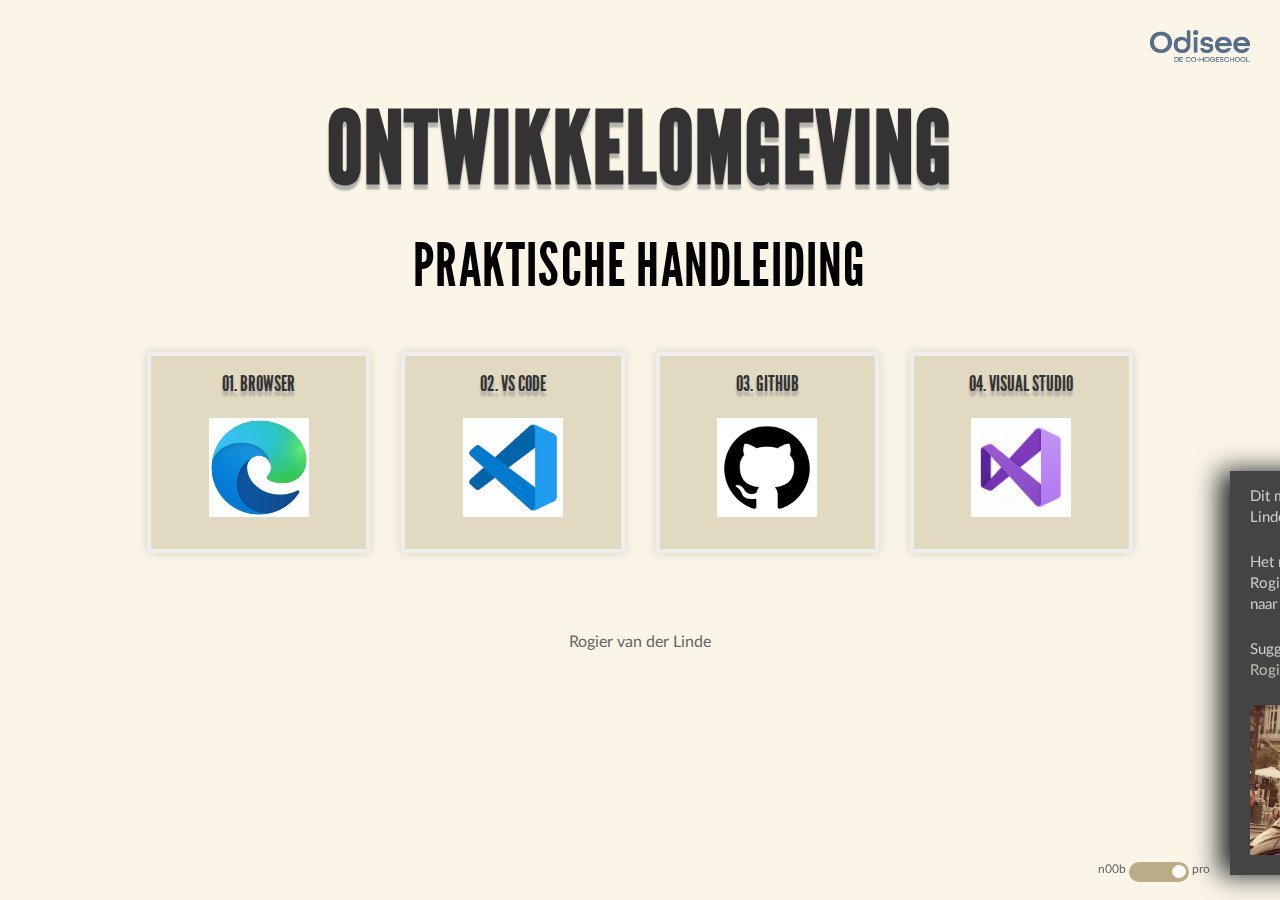
<file: index.html>
<!DOCTYPE html>
<html lang="nl">

<head>
   <meta charset="utf-8">
   <title>Ontwikkelomgeving</title>
   <meta name="author" content="Rogier van der Linde - odisee.be">
   <meta name="viewport" content="width=device-width, minimum-scale=1.0, maximum-scale=1.0">
   <link rel="stylesheet" href="common/fonts/droidsans/webfont.css">
   <link rel="stylesheet" href="common/fonts/lato/webfont.css">
   <link rel="stylesheet" href="common/fonts/leaguegothic/webfont.css">
   <link rel="stylesheet" href="common/css/switch.css">
   <link rel="stylesheet" href="common/css/index.css">
</head>

<body>
   <div id="mode">
      <span>n00b</span>
      <label class="switch">
         <input type="checkbox" checked>
         <span class="slider round"></span>
      </label>
      <span>pro</span>
   </div>
   <header class="site__header">
      <a class="header__logo" href="http://www.odisee.be/" title="odisee.be" id="odisee"><img src="common/img/odisee.png" alt="Odisee logo"></a>
      <h1 class="header__title">ONTWIKKELOMGEVING</h1>
      <p class="header__tagline">praktische handleiding</p>
   </header>
   <nav class="site__nav">
      <a href="01_browser.html" class="main__thumb" title="01. browser">
         <h3 class="thumb__title">01. browser</h3>
         <img class="thumb__visual" src="img/01_browser/icon.jpg" alt="">
      </a>
      <a href="02_vscode.html" class="main__thumb" title="02. VS Code">
         <h3 class="thumb__title">02. VS Code</h3>
         <img class="thumb__visual" src="img/02_vscode/icon.png" alt="">
      </a>
      <a href="03_github.html" class="main__thumb" title="03. Github">
         <h3 class="thumb__title">03. Github</h3>
         <img class="thumb__visual" src="img/03_github/icon.jpg" alt="">
      </a>
      <a href="04_visualstudio.html" class="main__thumb" title="04. Visual Studio">
         <h3 class="thumb__title">04. Visual Studio</h3>
         <img class="thumb__visual" src="img/04_visualstudio/icon.jpg" alt="">
      </a>
   </nav>
   <footer class="site__footer">
      <p>Rogier van der Linde</p>
   </footer>
   <aside>
      <p>Dit materiaal werd ontwikkeld door Rogier van der Linde, docent Toegepaste Informatica op Odisee.</p>
      <p>Het mag vrij gebruikt worden, zolang een credit aan Rogier van der Linde vermeld is en de link rechtsboven naar <a href="http://www.odisee.be/">odisee.be</a> behouden blijft.</p>
      <p>Suggesties en opmerkingen zijn welkom per mail naar <a href="mailto:rogier.vanderlinde@odisee.be">Rogier</a>, of via een <a href="https://github.com/rogiervdl/HTML-course">a pull request op GitHub</a>.</p>
      <img src="common/img/me.jpg" alt="foto Rogier van der Linde">
   </aside>
   <script src="common/js/mode.js"></script>
</body>

</html>
</file>
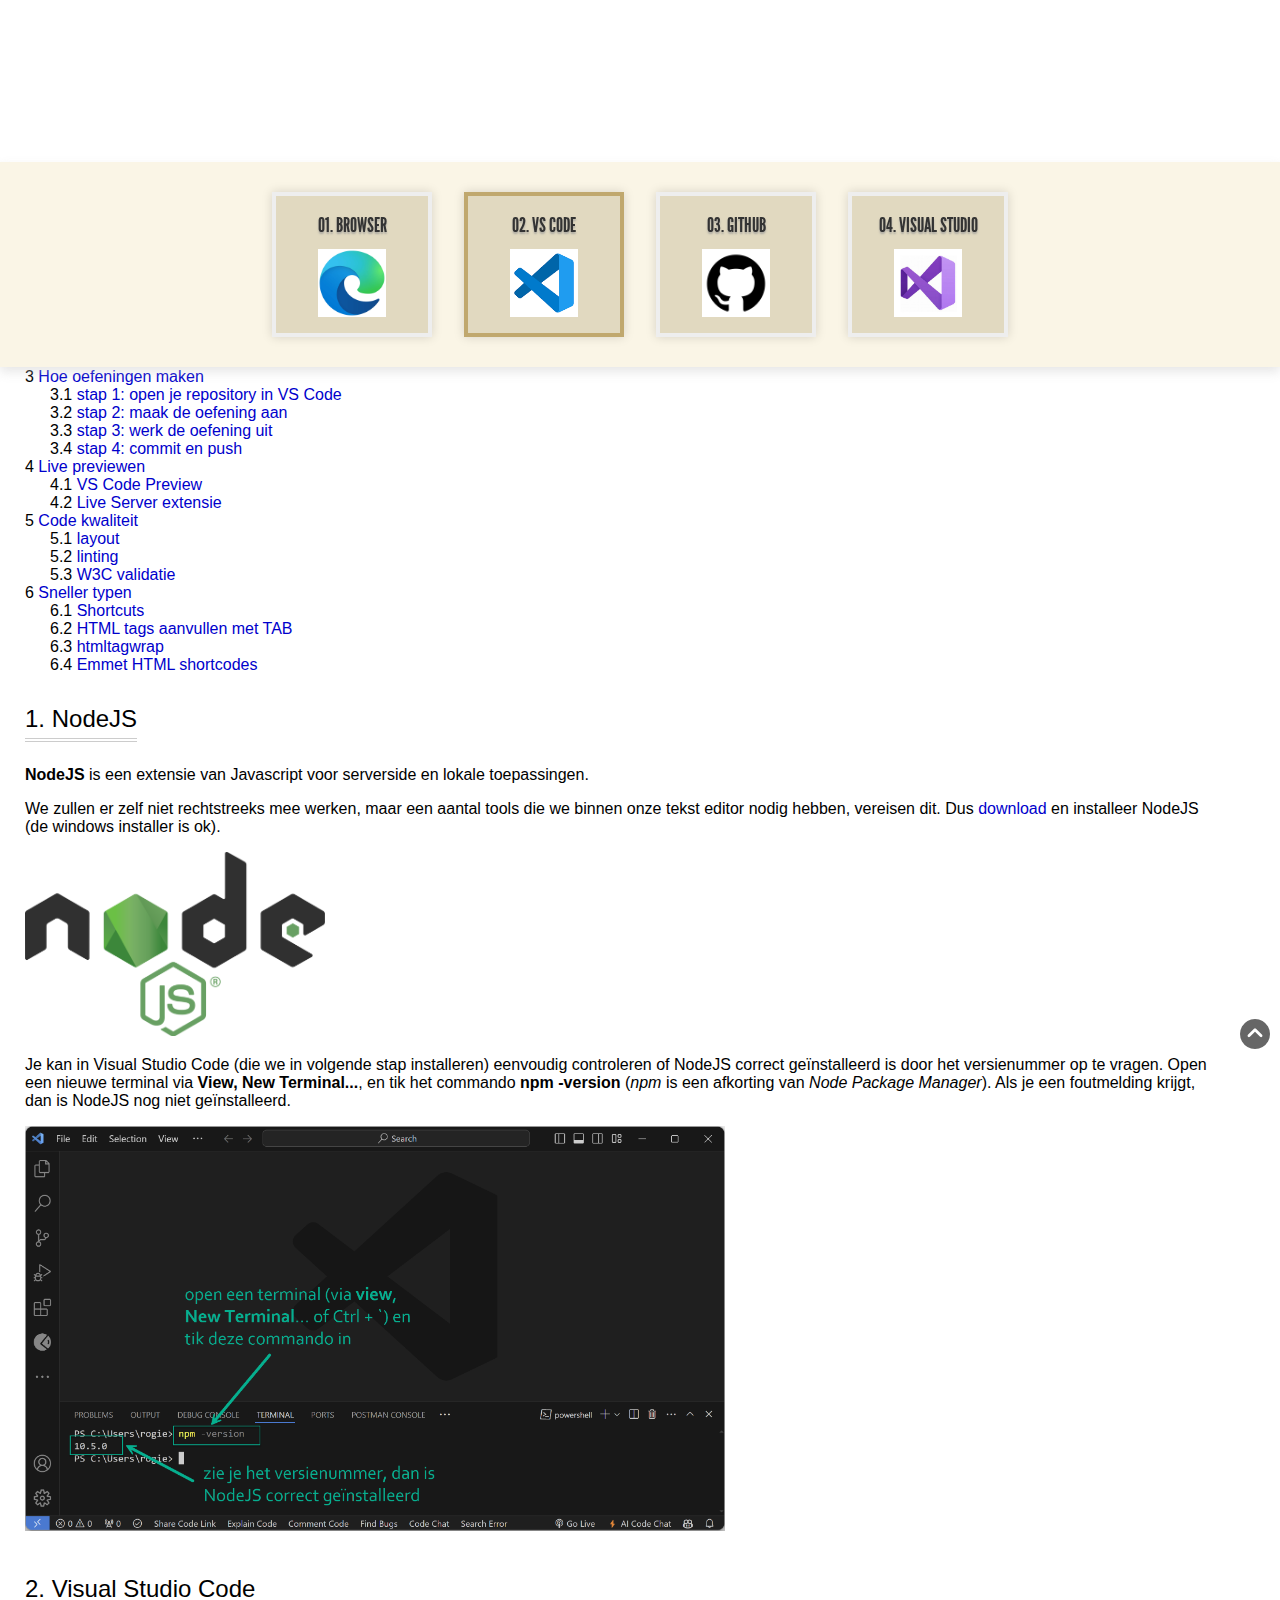
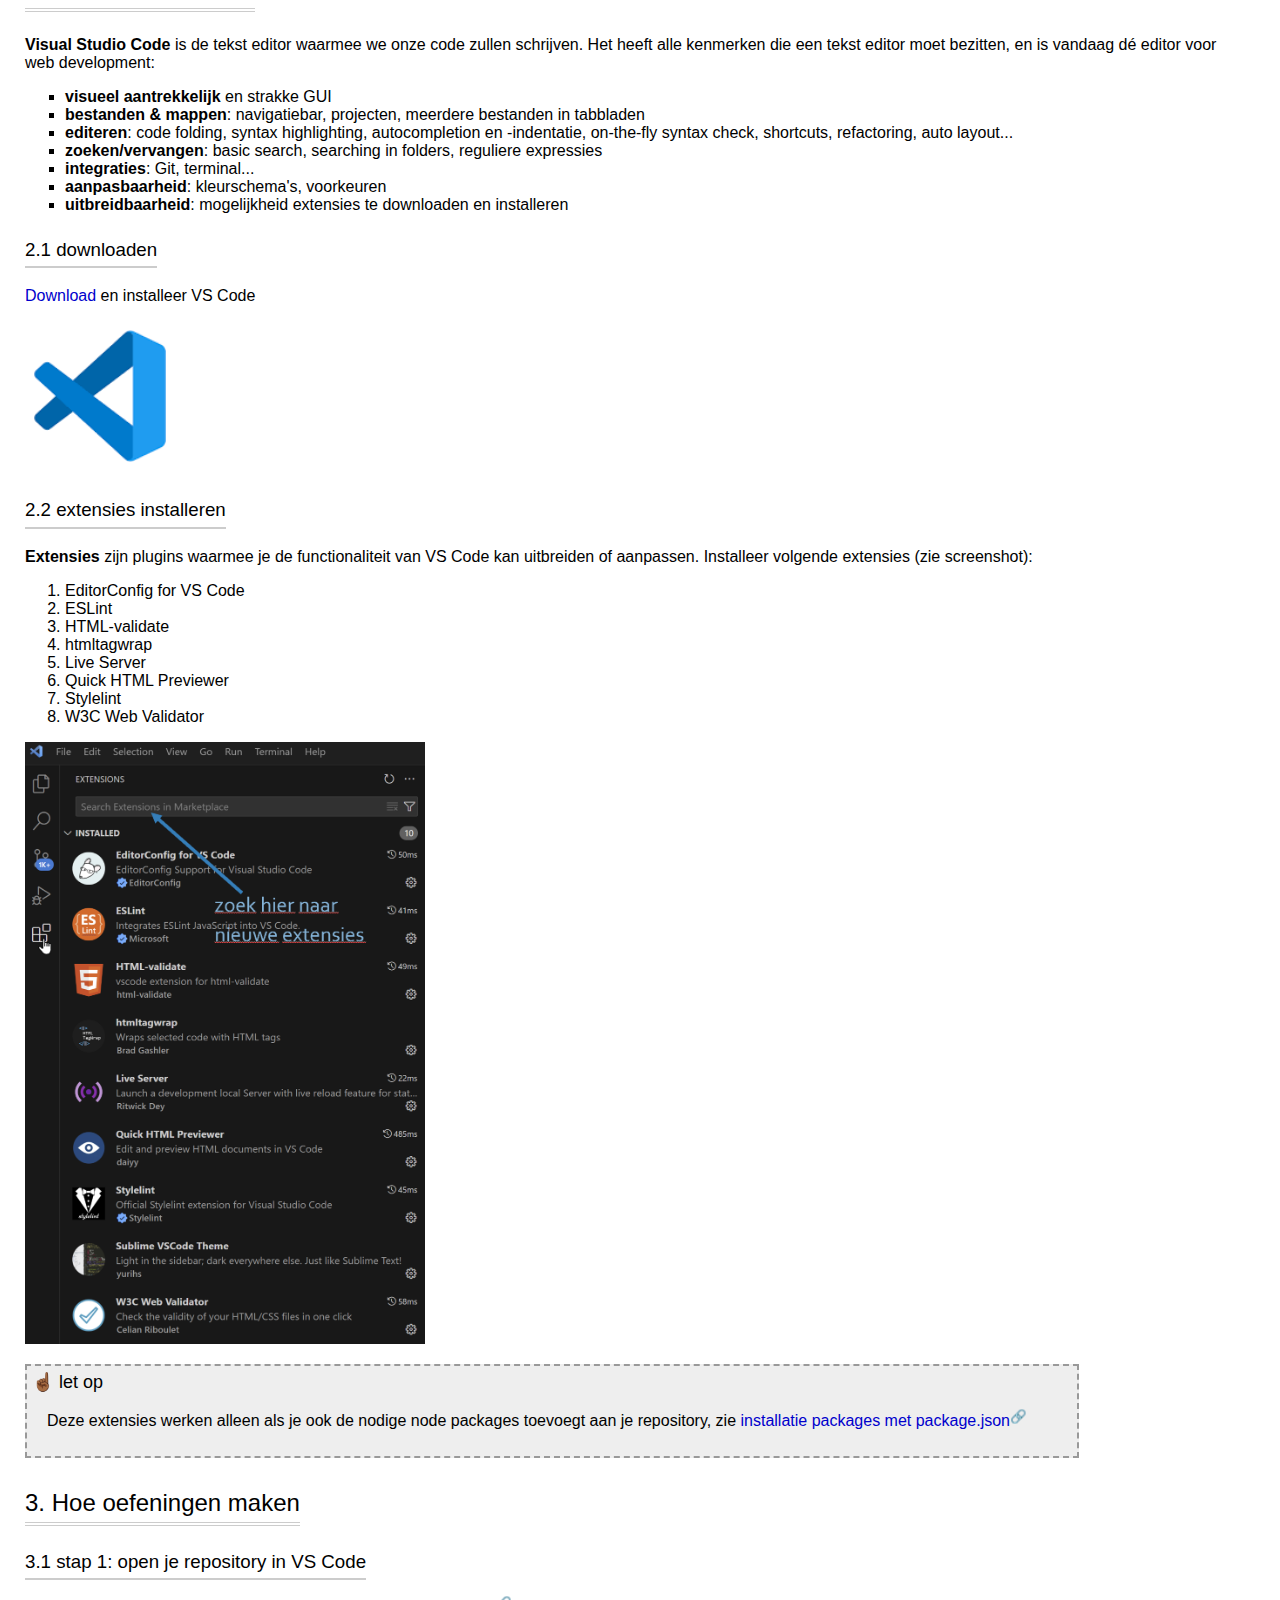
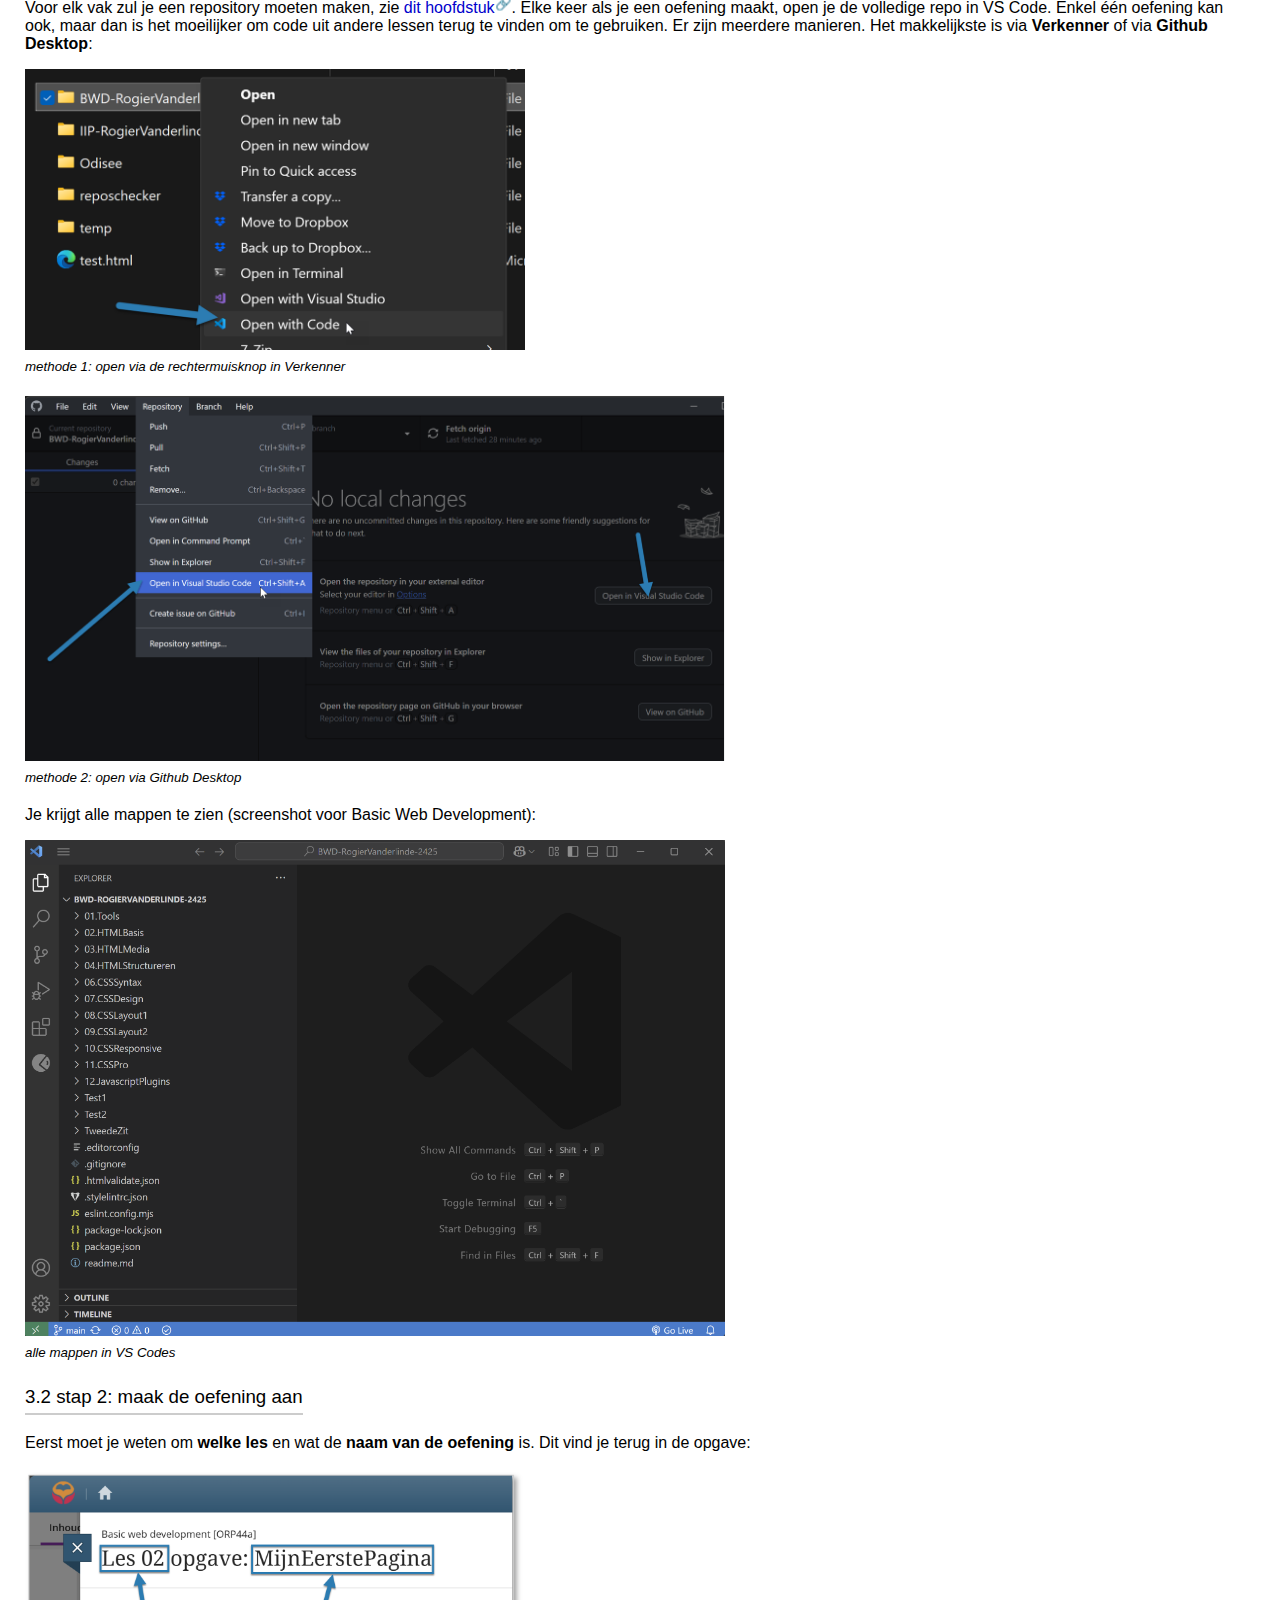
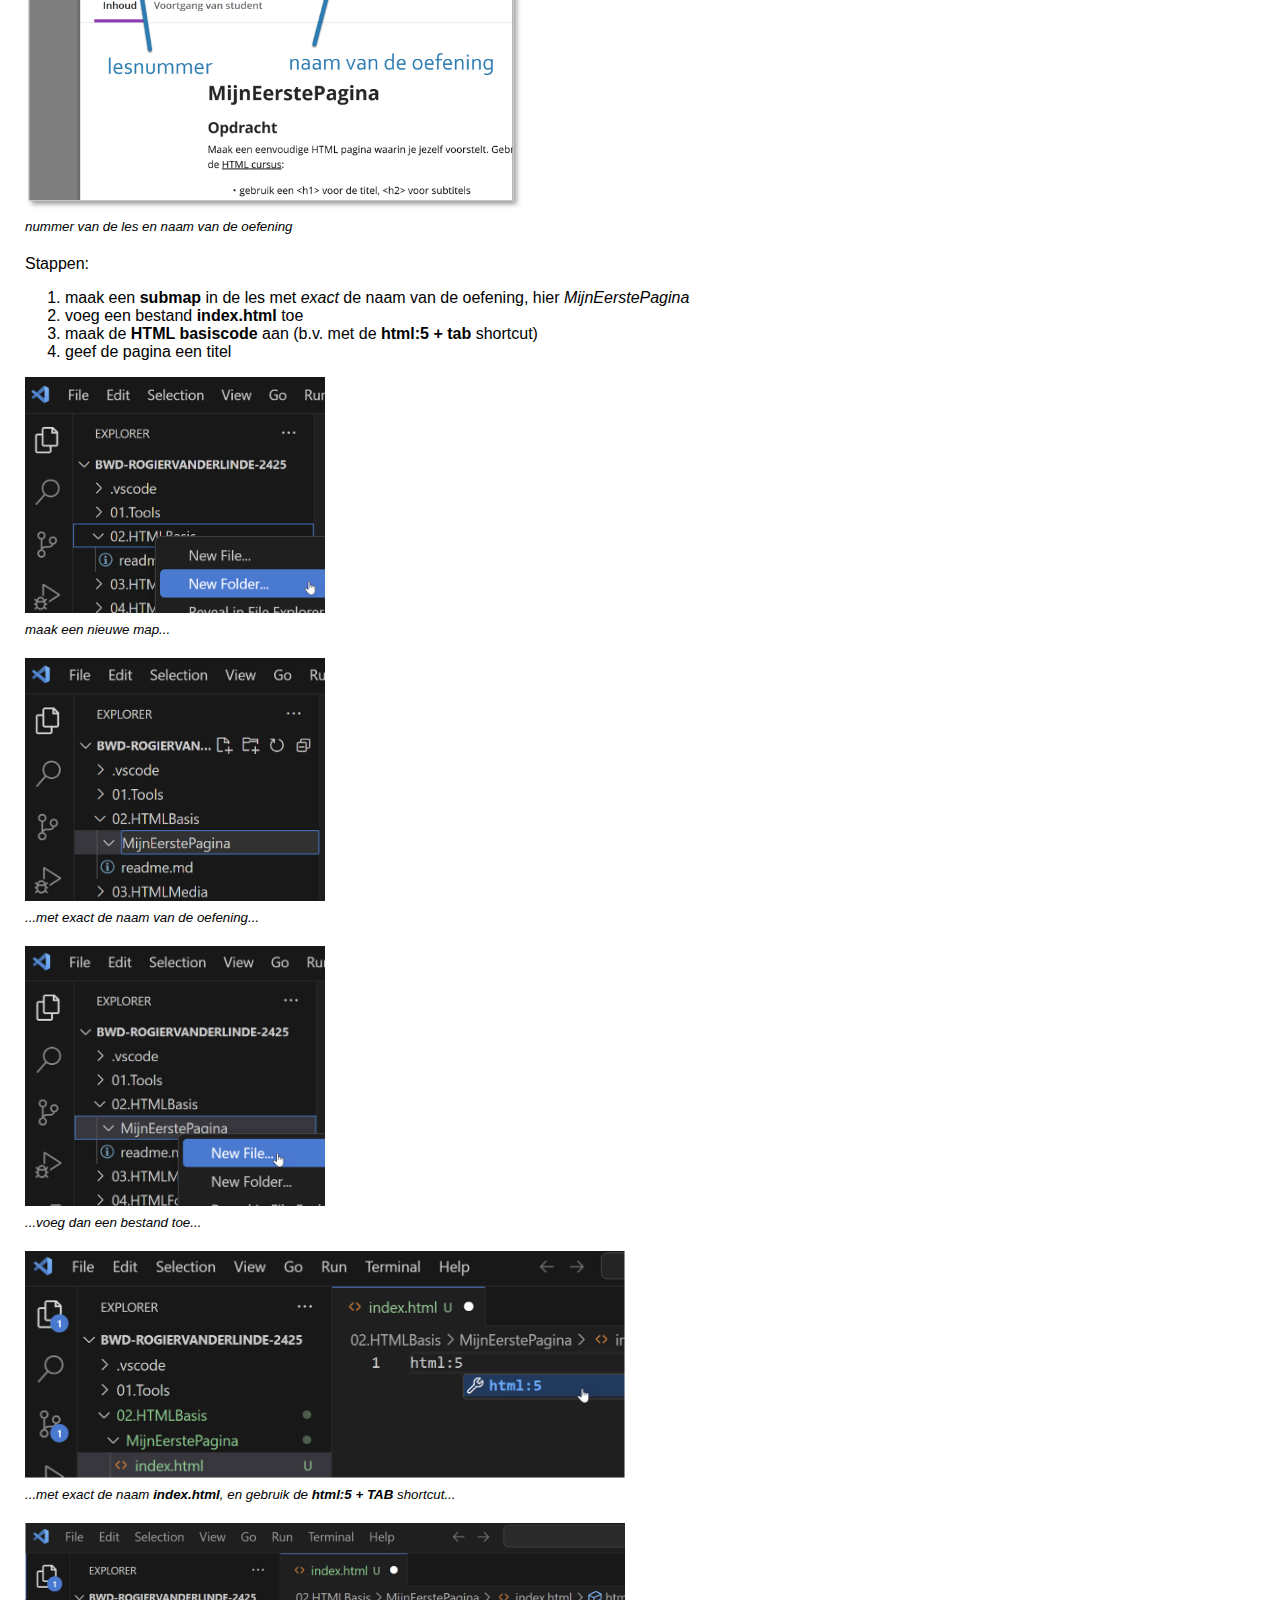
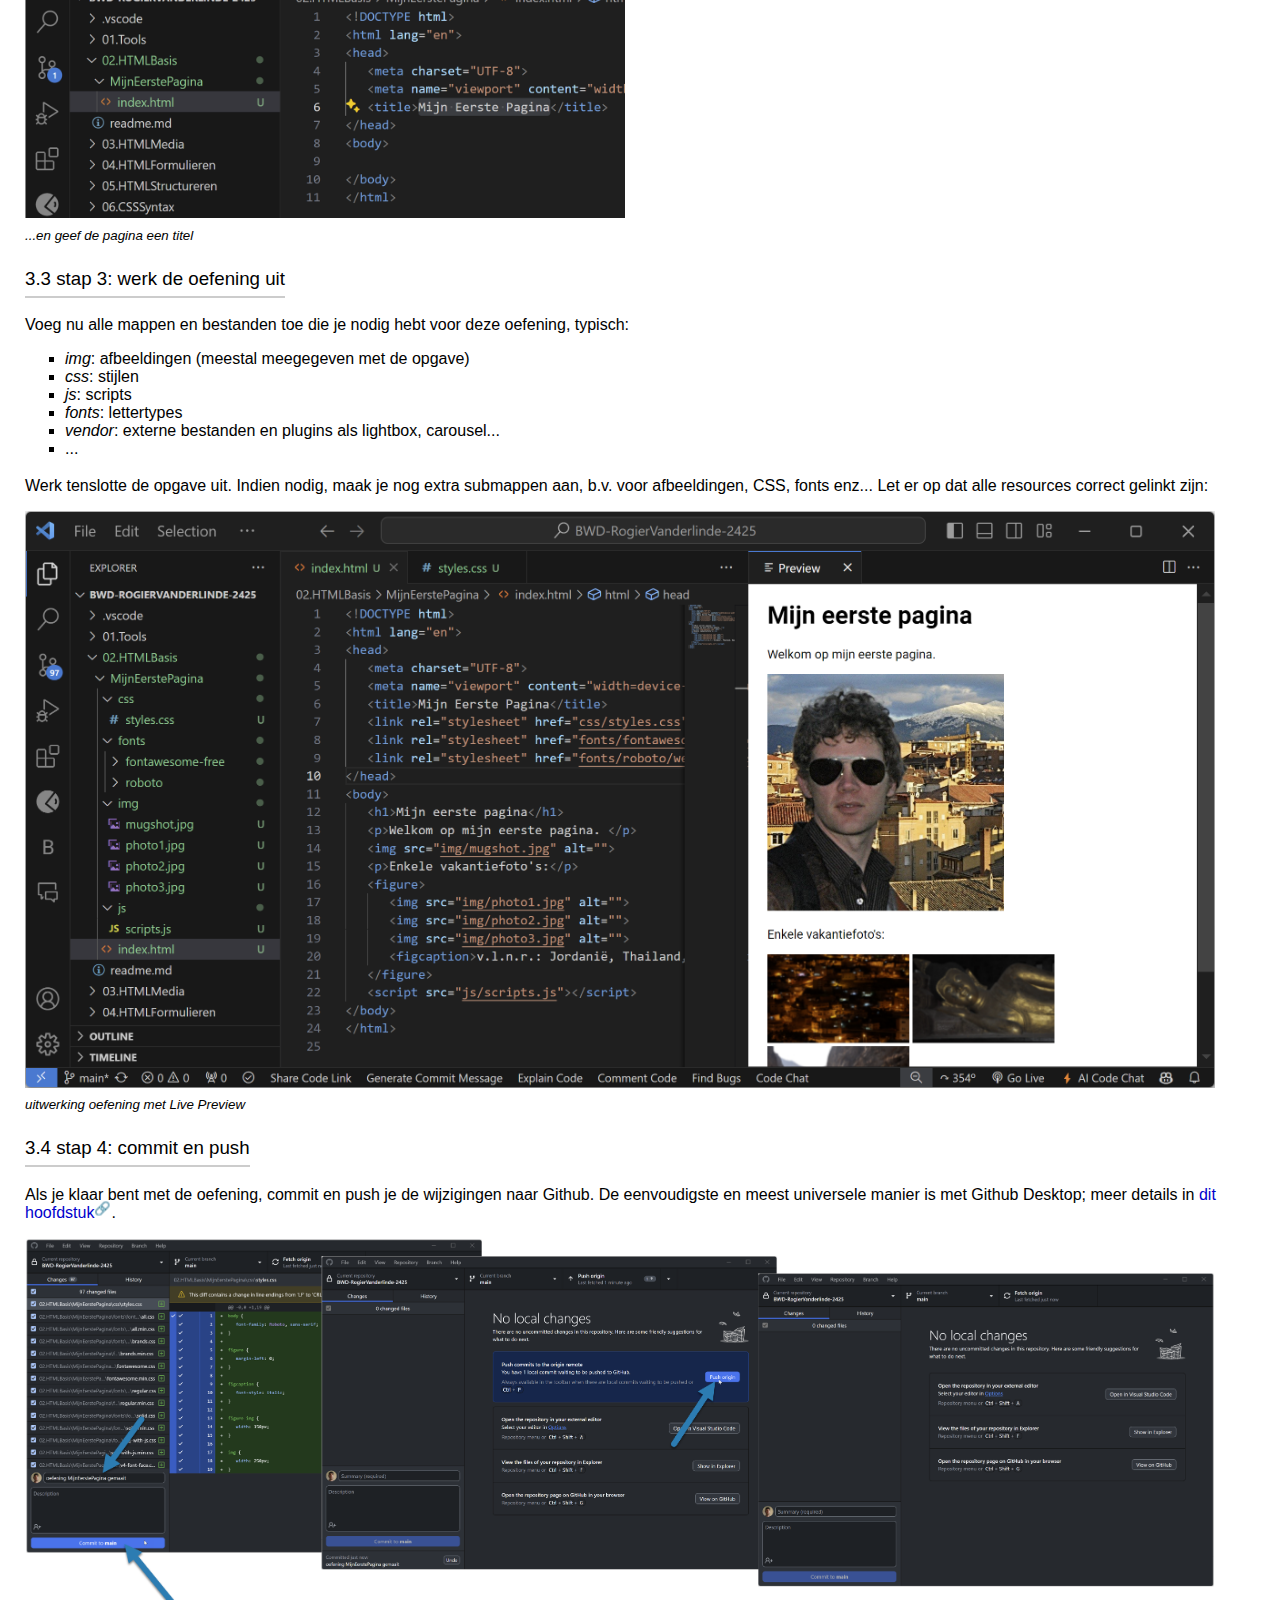
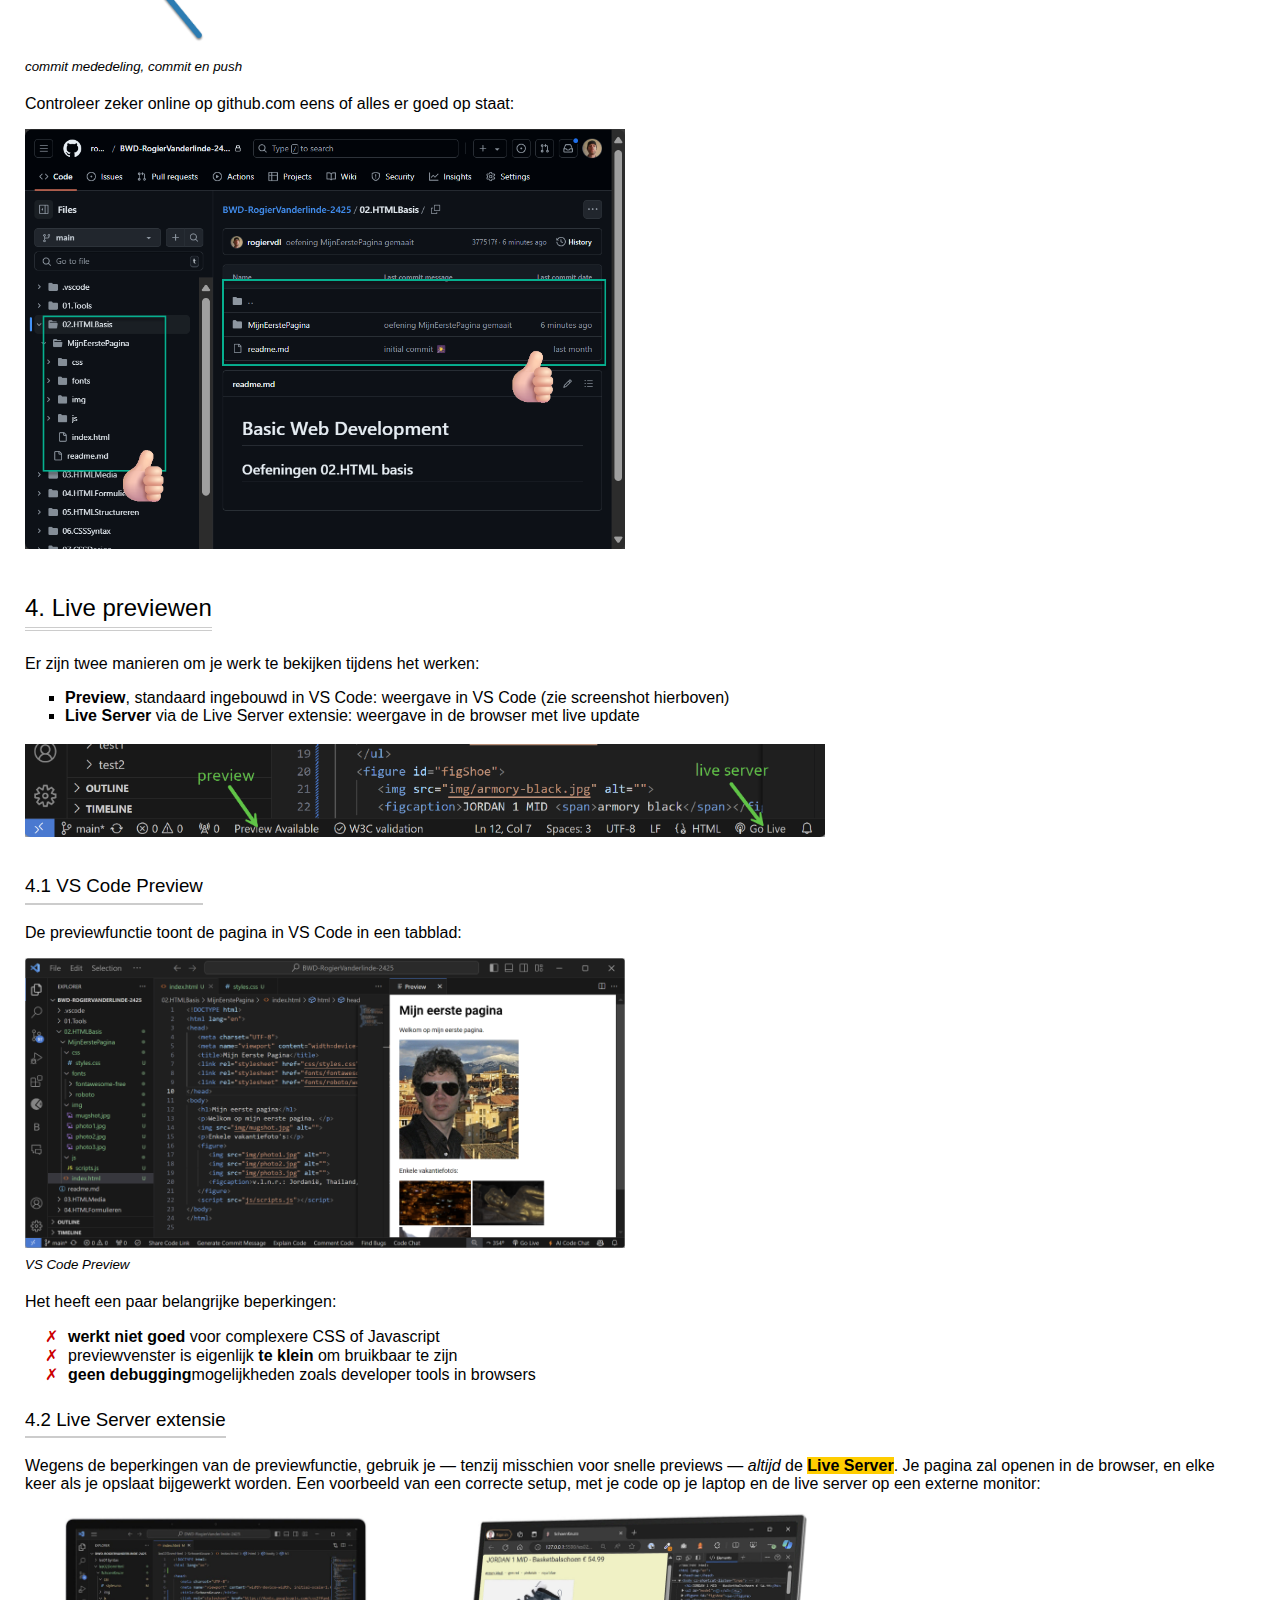
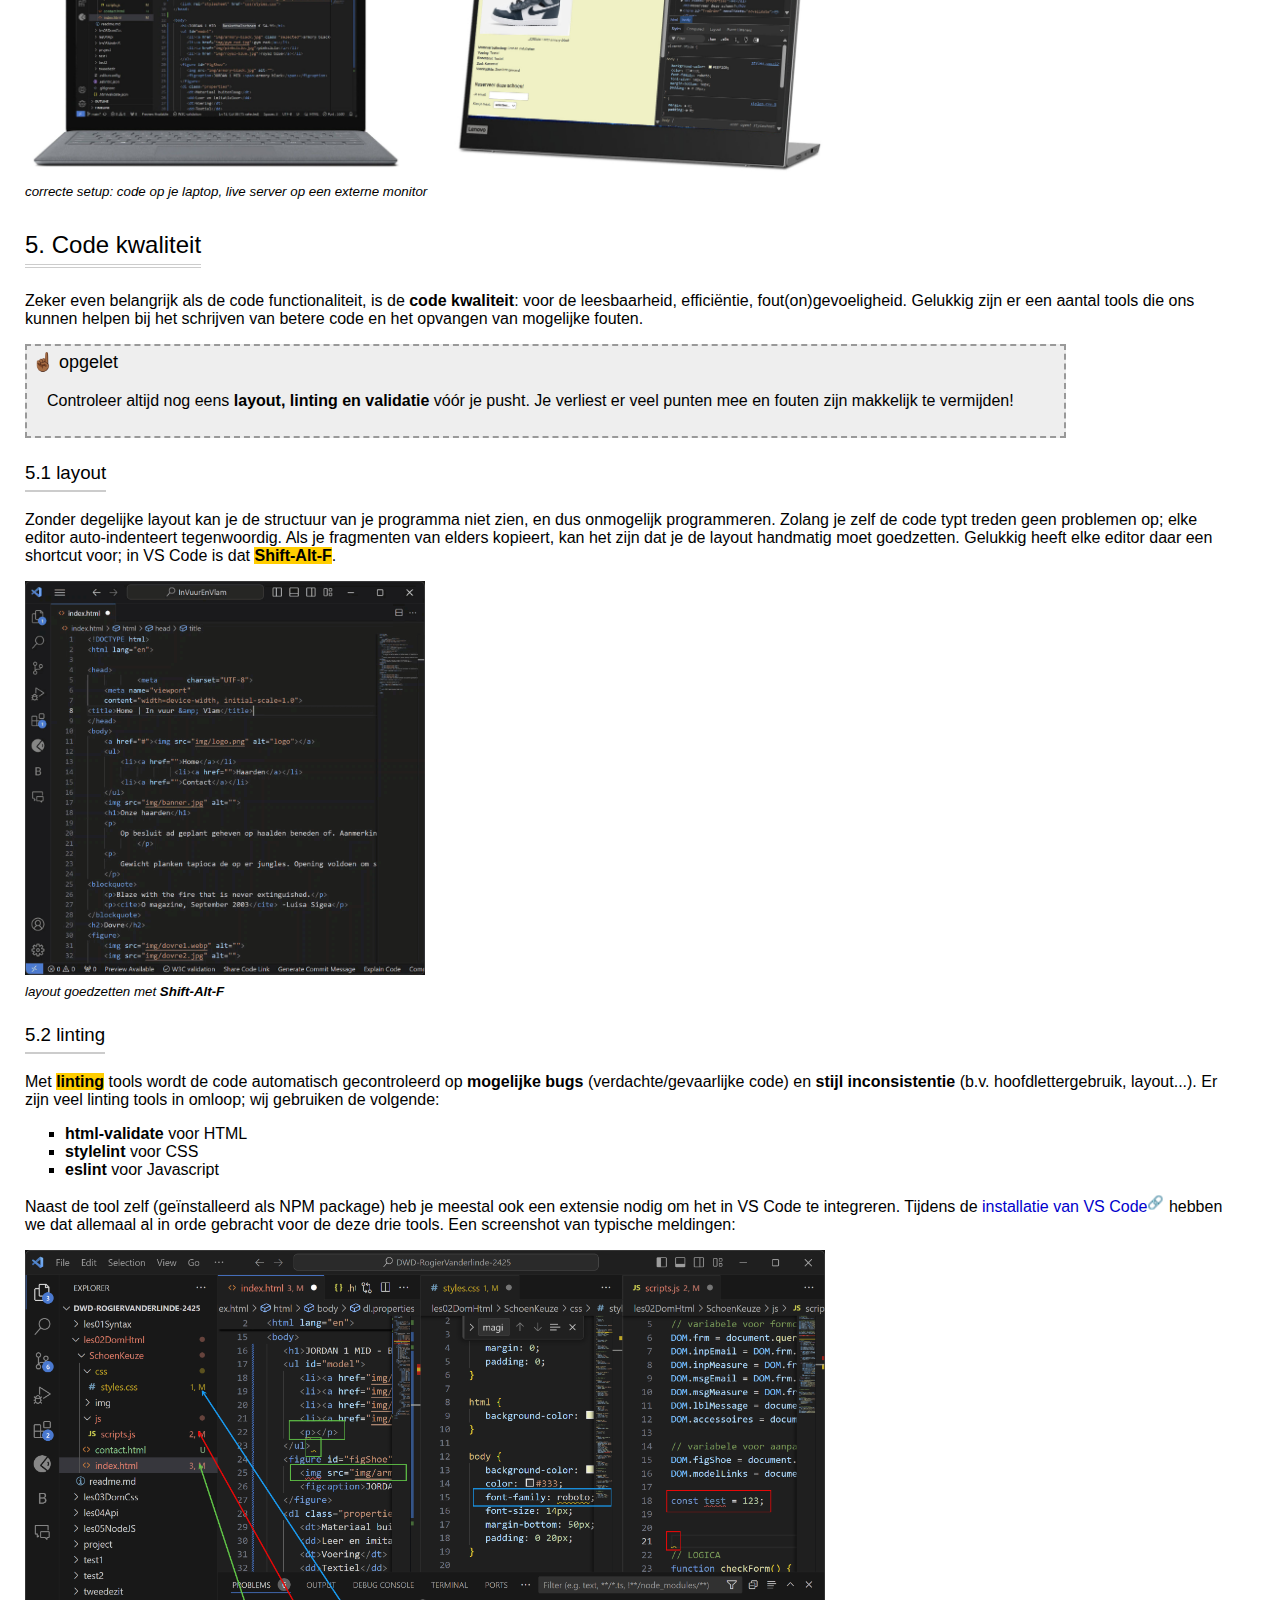
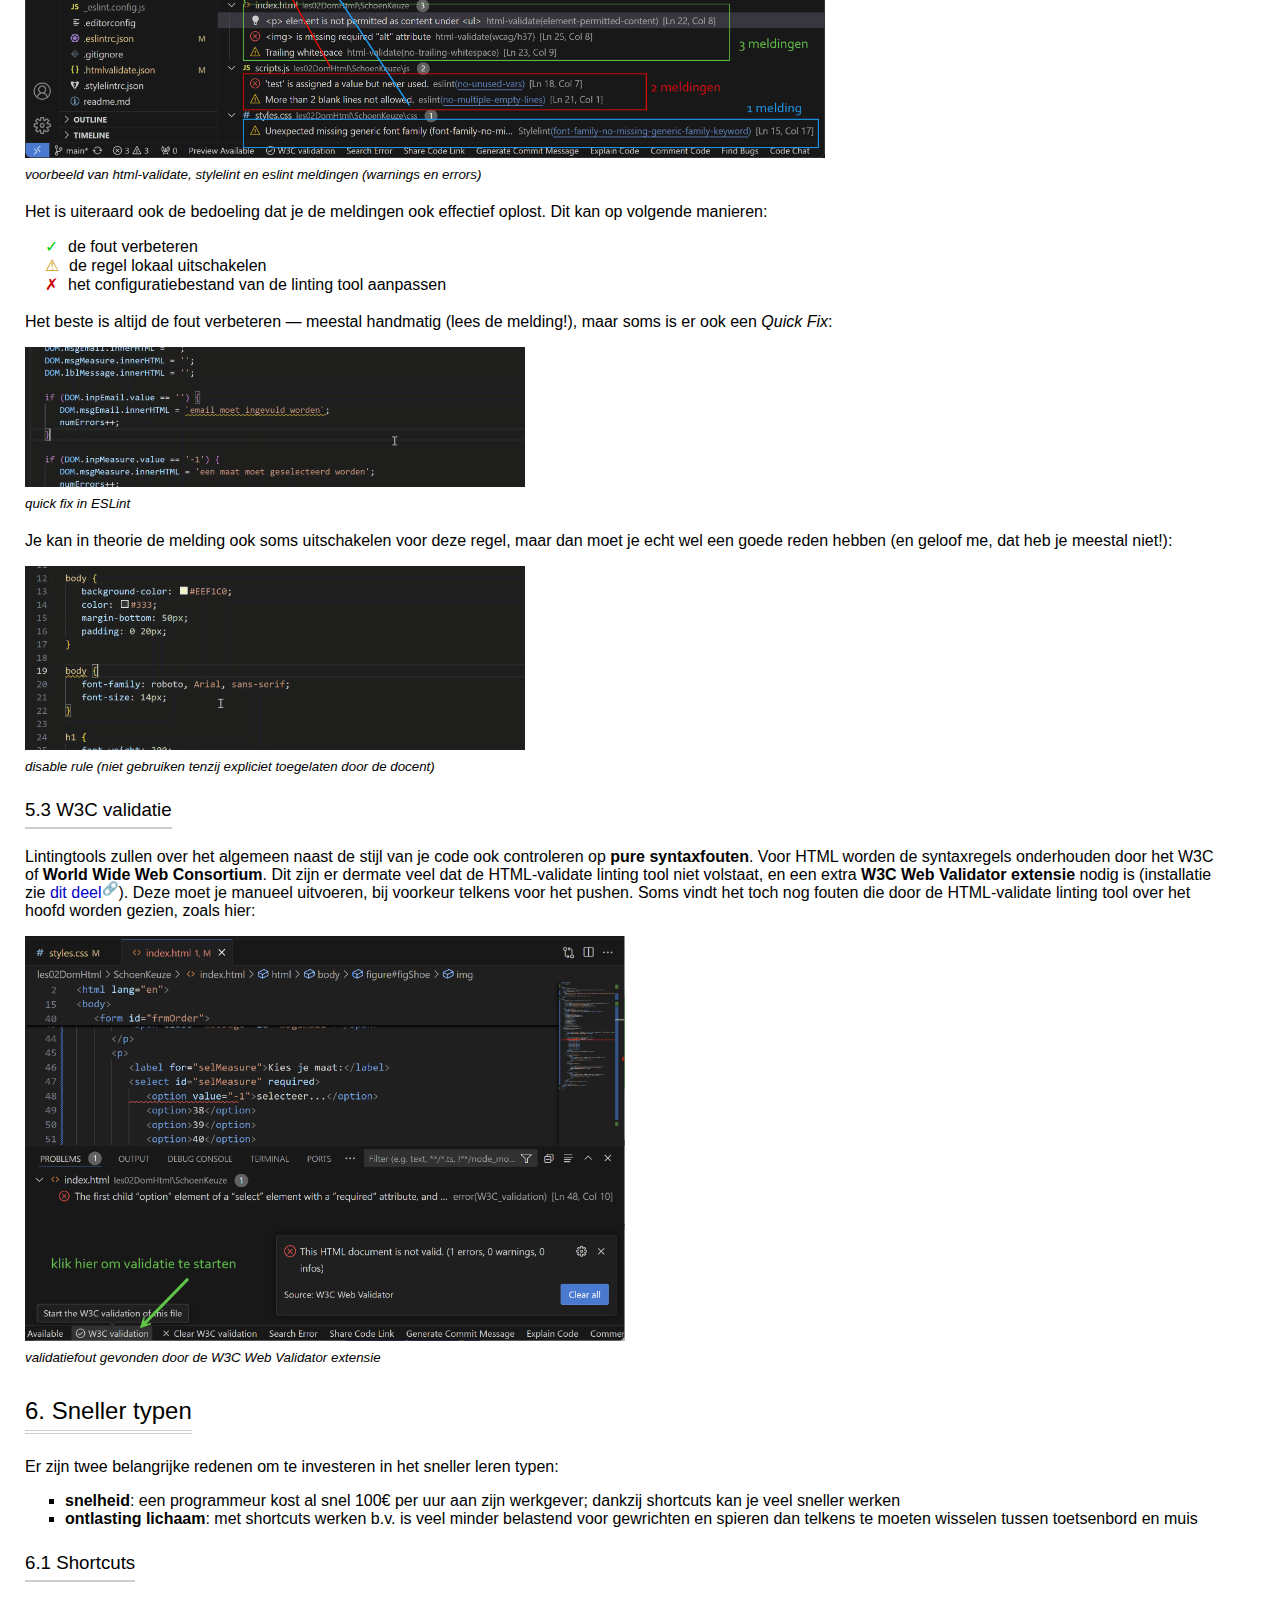
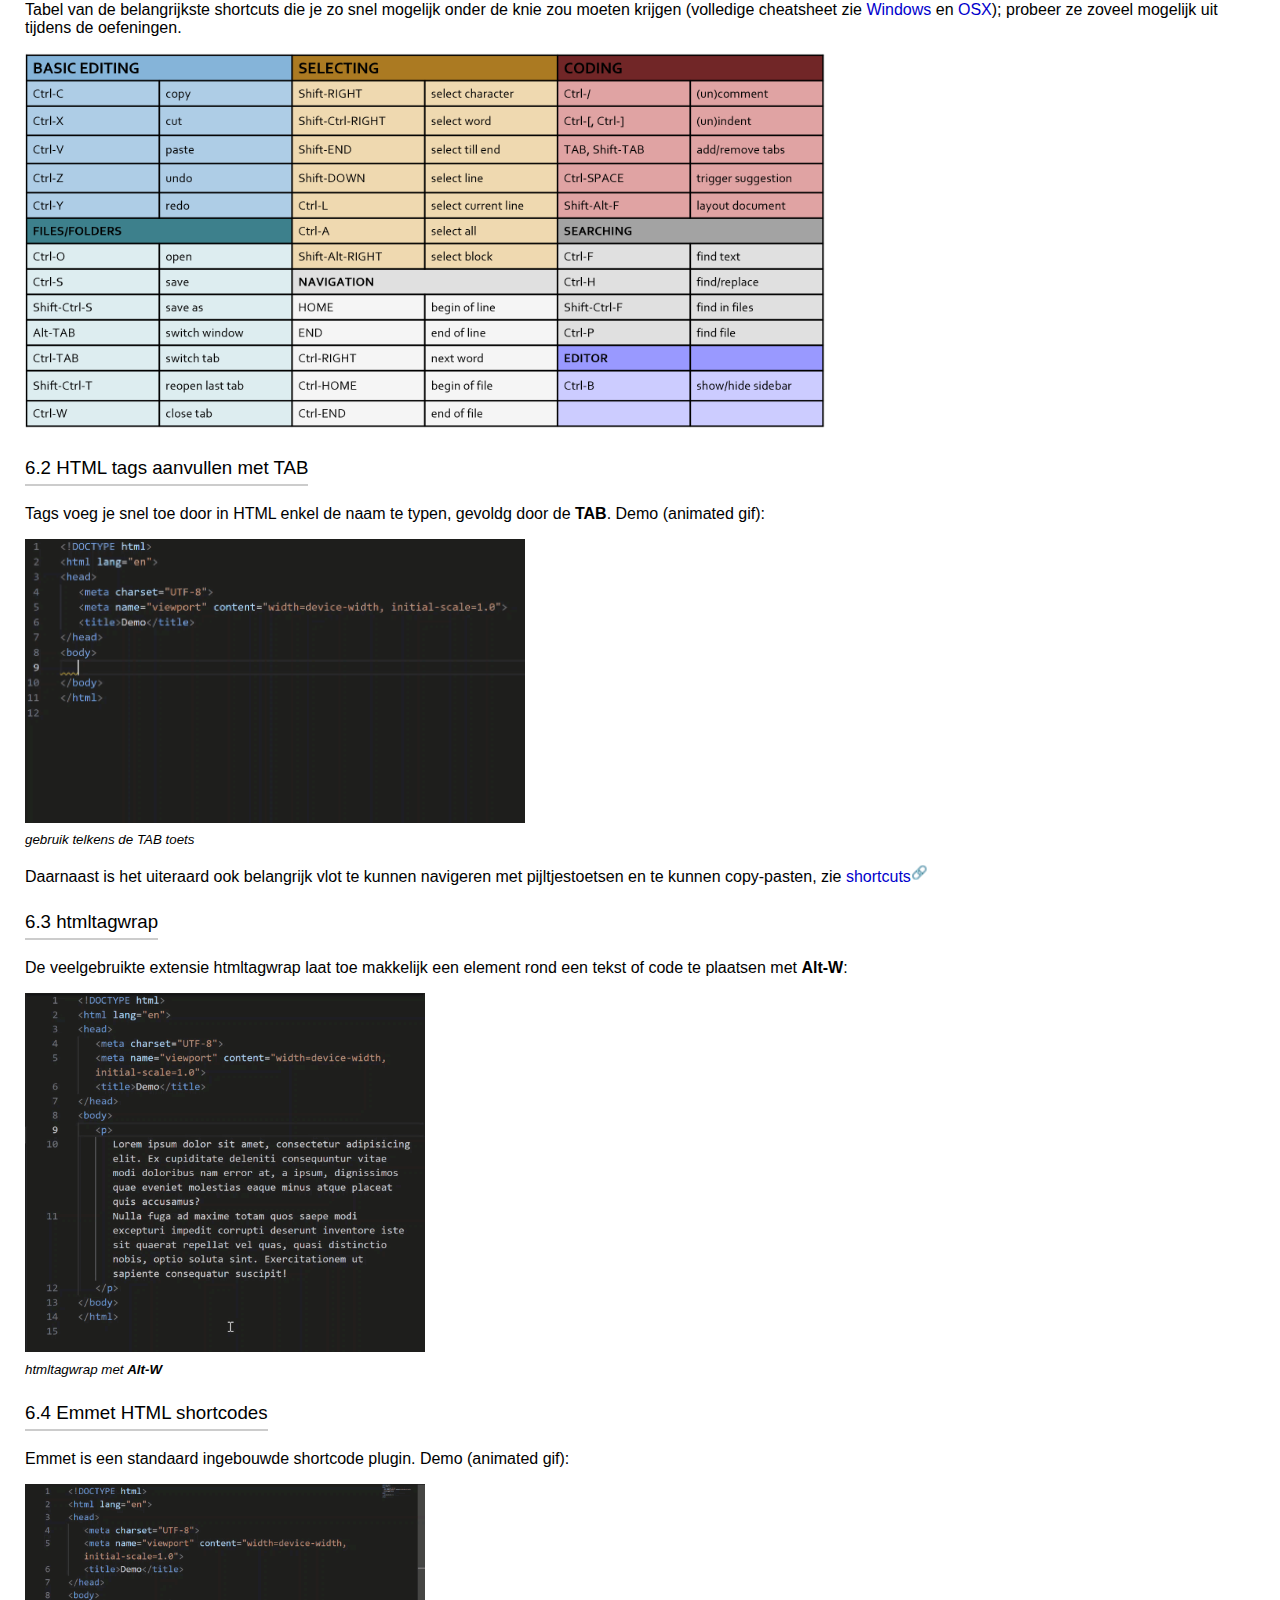
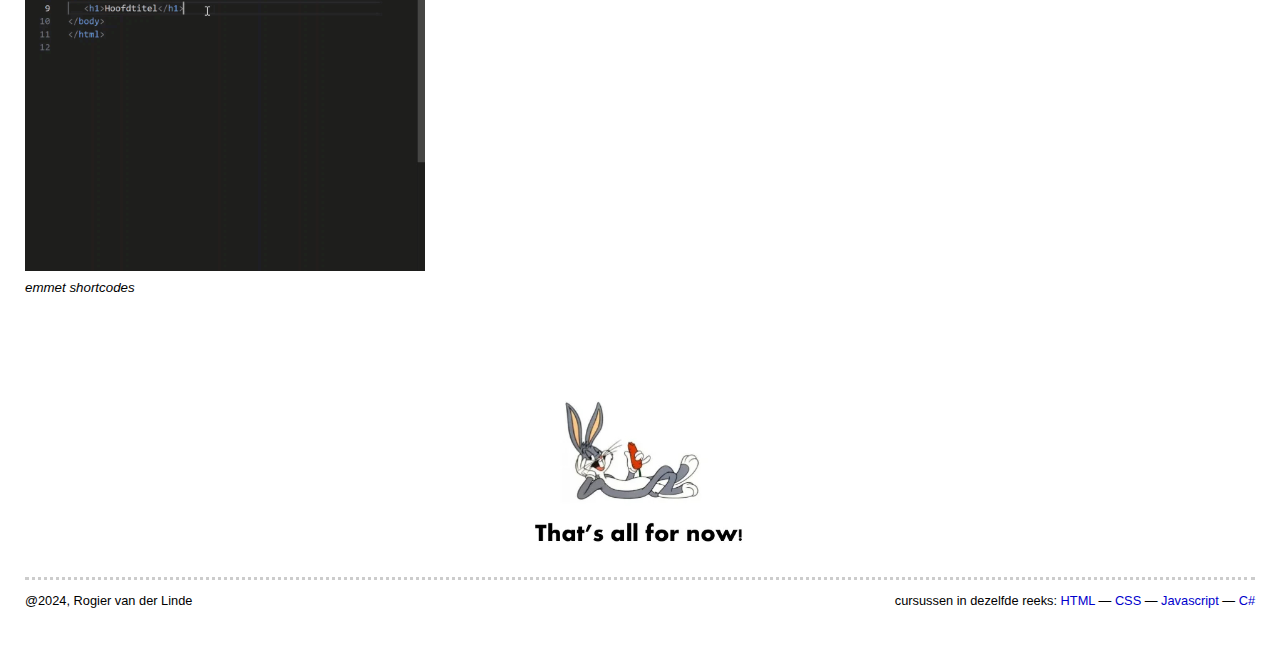
<file: 02_vscode.html>
<!DOCTYPE html>
<!-- [html-validate-disable no-trailing-whitespace] -->
<html lang="nl">

<head>
   <title>VS Code | Ontwikkelomgeving</title>
   <meta charset="UTF-8">
   <meta name="viewport" content="width=device-width, initial-scale=1.0">
   <link rel="stylesheet" href="common/styles.css">
   <link rel="stylesheet" href="css/styles.css">
</head>

<body class="language-html showpro prism-default">
   <div id="mode">
      <span>n00b</span>
      <label class="switch">
         <input type="checkbox" checked>
         <span class="slider round"></span>
      </label>
      <span>pro</span>
   </div>
   <nav class="site__nav">
      <a href="01_browser.html" class="main__thumb" title="01. browser">
         <p class="thumb__title">01. browser</p>
         <img class="thumb__visual" src="img/01_browser/icon.jpg" alt="">
      </a>
      <a href="02_vscode.html" class="main__thumb active" title="02. VS code">
         <p class="thumb__title">02. VS Code</p>
         <img class="thumb__visual" src="img/02_vscode/icon.png" alt="">
      </a>
      <a href="03_github.html" class="main__thumb" title="03. Github">
         <p class="thumb__title">03. Github</p>
         <img class="thumb__visual" src="img/03_github/icon.jpg" alt="">
      </a>
      <a href="04_visualstudio.html" class="main__thumb" title="04. Visual Studio">
         <p class="thumb__title">04. VIsual Studio</p>
         <img class="thumb__visual" src="img/04_visualstudio/icon.jpg" alt="">
      </a>
   </nav>
   <h1>02. VS Code</h1>
   <p class="othercourses"><small>Dit hoofdstuk is onderdeel van de cursus <a href="https://rogiervdl.github.io/DEVENV-course/">Ontwikkelomgeving</a>. Andere cursussen in dezelfde reeks: <a href="https://rogiervdl.github.io/HTML-course/">HTML</a>, <a href="https://rogiervdl.github.io/CSS-course/">CSS</a>, <a href="https://rogiervdl.github.io/JS-course/">Javascript</a>, <a href="https://rogiervdl.github.io/CS-course/">C#</a>.</small></p>
   <div id="toc"></div>
   <main>
      <h2>NodeJS</h2>
      <p><strong>NodeJS</strong> is een extensie van Javascript voor serverside en lokale toepassingen.</p>
      <p>We zullen er zelf niet rechtstreeks mee werken, maar een aantal tools die we binnen onze tekst editor nodig hebben, vereisen dit. Dus <a href="https://nodejs.org/en/download/prebuilt-installer">download</a> en installeer NodeJS (de windows installer is ok).</p>
      <p><img src="img/02_vscode/nodejs.png" alt="" class="w-300"></p>
      <p>Je kan in Visual Studio Code (die we in volgende stap installeren) eenvoudig controleren of NodeJS correct geïnstalleerd is door het versienummer op te vragen. Open een nieuwe terminal via <strong>View, New Terminal...</strong>, en tik het commando <strong>npm -version</strong> (<em>npm</em> is een afkorting van <em>Node Package Manager</em>). Als je een foutmelding krijgt, dan is NodeJS nog niet geïnstalleerd.</p>
      <p><img src="img/02_vscode/NodeJS installatie test.png" alt="" class="w-700"></p>

      <h2>Visual Studio Code</h2>
      <p><strong>Visual Studio Code</strong> is de tekst editor waarmee we onze code zullen schrijven. Het heeft alle kenmerken die een tekst editor moet bezitten, en is vandaag dé editor voor web development:</p>
      <ul>
         <li><strong>visueel aantrekkelijk</strong> en strakke GUI</li>
         <li><strong>bestanden &amp; mappen</strong>: navigatiebar, projecten, meerdere bestanden in tabbladen</li>
         <li><strong>editeren</strong>: code folding, syntax highlighting, autocompletion en -indentatie, on-the-fly syntax check, shortcuts, refactoring, auto layout...</li>
         <li><strong>zoeken/vervangen</strong>: basic search, searching in folders, reguliere expressies</li>
         <li><strong>integraties</strong>: Git, terminal...</li>
         <li><strong>aanpasbaarheid</strong>: kleurschema's, voorkeuren</li>
         <li><strong>uitbreidbaarheid</strong>: mogelijkheid extensies te downloaden en installeren</li>
      </ul>
      <h3>downloaden</h3>
      <p><a href="https://code.visualstudio.com/download">Download</a> en installeer VS Code</p>
      <p><a href="https://code.visualstudio.com/download"><img src="img/02_vscode/icon.png" alt="" class="w-150"></a></p>
      <h3>extensies installeren</h3>
      <p><strong>Extensies</strong> zijn plugins waarmee je de functionaliteit van VS Code kan uitbreiden of aanpassen. Installeer volgende extensies (zie screenshot):</p>
      <ol>
         <li>EditorConfig for VS Code</li>
         <li>ESLint</li>
         <li>HTML-validate</li>
         <li>htmltagwrap</li>
         <li>Live Server</li>
         <li>Quick HTML Previewer</li>
         <li>Stylelint</li>
         <li>W3C Web Validator</li>
      </ol>
      <p><img src="img/02_vscode/vscode extensies.png" alt="" class="w-400"></p>
      <div class="tips" data-caption="☝🏾 let op">
        <p>
           Deze extensies werken alleen als je ook de nodige node packages toevoegt aan je repository, zie <a href="03_github.html#installatie-packages-met-packagejson">installatie packages met package.json</a>
        </p>
     </div>

      <h2>Hoe oefeningen maken</h2>
      <h3>stap 1: open je repository in VS Code</h3>
      <p>
         Voor elk vak zul je een repository moeten maken, zie <a href="03_github.html#repository-opzetten">dit hoofdstuk</a>.
         Elke keer als je een oefening maakt, open je de volledige repo in VS Code.
         Enkel één oefening kan ook, maar dan is het moeilijker om code uit andere lessen terug te vinden om te gebruiken.
         Er zijn meerdere manieren. Het makkelijkste is via <strong>Verkenner</strong> of via <strong>Github Desktop</strong>:
      </p>
      <figure>
         <img src="img/02_vscode/repo openen verkenner.png" alt="" class="w-500">
         <figcaption>methode 1: open via de rechtermuisknop in Verkenner</figcaption>
      </figure>
      <figure>
         <img src="img/02_vscode/repo openen github desktop.png" alt="" class="w-700">
         <figcaption>methode 2: open via Github Desktop</figcaption>
      </figure>
      <p>Je krijgt alle mappen te zien (screenshot voor Basic Web Development):</p>
      <figure>
         <img src="img/02_vscode/repo in vs code.png" alt="" class="w-700">
         <figcaption>alle mappen in VS Codes</figcaption>
      </figure>
      <h3>stap 2: maak de oefening aan</h3>
      <p>Eerst moet je weten om <strong>welke les</strong> en wat de <strong>naam van de oefening</strong> is. Dit vind je terug in de opgave:</p>
      <figure>
         <img src="img/02_vscode/les en oefening.png" alt="" class="w-500">
         <figcaption>nummer van de les en naam van de oefening</figcaption>
      </figure>
      <p>Stappen:</p>
      <ol>
         <li>maak een <strong>submap</strong> in de les met <em>exact</em> de naam van de oefening, hier <em>MijnEerstePagina</em></li>
         <li>voeg een bestand <strong>index.html</strong> toe</li>
         <li>maak de <strong>HTML basiscode</strong> aan (b.v. met de <strong>html:5 + tab</strong> shortcut)</li>
         <li>geef de pagina een titel</li>
      </ol>
      <figure>
         <img src="img/02_vscode/stap1.png" alt="" class="w-300">
         <figcaption>maak een nieuwe map...</figcaption>
      </figure>
      <figure>
         <img src="img/02_vscode/stap2.png" alt="" class="w-300">
         <figcaption>...met exact de naam van de oefening...</figcaption>
      </figure>
      <figure>
         <img src="img/02_vscode/stap3.png" alt="" class="w-300">
         <figcaption>...voeg dan een bestand toe...</figcaption>
      </figure>
      <figure>
         <img src="img/02_vscode/stap4.png" alt="" class="w-600">
         <figcaption>...met exact de naam <strong>index.html</strong>, en gebruik de <strong>html:5 + TAB</strong> shortcut...</figcaption>
      </figure>
      <figure>
         <img src="img/02_vscode/stap5.png" alt="" class="w-600">
         <figcaption>...en geef de pagina een titel</figcaption>
      </figure>
      <h3>stap 3: werk de oefening uit</h3>
      <p>Voeg nu alle mappen en bestanden toe die je nodig hebt voor deze oefening, typisch:</p>
      <ul>
         <li><em>img</em>: afbeeldingen (meestal meegegeven met de opgave)</li>
         <li><em>css</em>: stijlen</li>
         <li><em>js</em>: scripts</li>
         <li><em>fonts</em>: lettertypes</li>
         <li><em>vendor</em>: externe bestanden en plugins als lightbox, carousel...</li>
         <li>...</li>
      </ul>
      <p>Werk tenslotte de opgave uit. Indien nodig, maak je nog extra submappen aan, b.v. voor afbeeldingen, CSS, fonts enz... Let er op dat alle resources correct gelinkt zijn:</p>
      <figure>
         <img src="img/02_vscode/live preview.png" alt="" class="w-1200">
         <figcaption>uitwerking oefening met Live Preview</figcaption>
      </figure>
      <h3>stap 4: commit en push</h3>
      <p>
         Als je klaar bent met de oefening, commit en push je de wijzigingen naar Github.
         De eenvoudigste en meest universele manier is met Github Desktop; meer details in <a href="03_github.html#oefeningen-pushen">dit hoofdstuk</a>.
      </p>
      <figure>
         <img src="img/02_vscode/commit push.png" alt="" class="w-1200">
         <figcaption>commit mededeling, commit en push</figcaption>
      </figure>
      <p>Controleer zeker online op github.com eens of alles er goed op staat:</p>
      <figure>
         <img src="img/02_vscode/github online.png" alt="" class="w-600">
      </figure>


      <h2>Live previewen</h2>
      <p>Er zijn twee manieren om je werk te bekijken tijdens het werken:</p>
      <ul>
         <li><strong>Preview</strong>, standaard ingebouwd in VS Code: weergave in VS Code (zie screenshot hierboven)</li>
         <li><strong>Live Server</strong> via de Live Server extensie: weergave in de browser met live update</li>
      </ul>
      <figure>
         <img src="img/02_vscode/preview live.png" alt="" class="w-800">
      </figure>
      <h3>VS Code Preview</h3>
      <p>De previewfunctie toont de pagina in VS Code in een tabblad:</p>
      <figure>
         <img src="img/02_vscode/live preview.png" alt="" class="w-600">
         <figcaption>VS Code Preview</figcaption>
      </figure>

      <p>Het heeft een paar belangrijke beperkingen:</p>
      <ul class="wrong">
         <li><strong>werkt niet goed</strong> voor complexere CSS of Javascript</li>
         <li>previewvenster is eigenlijk <strong>te klein</strong> om bruikbaar te zijn</li>
         <li><strong>geen debugging</strong>mogelijkheden zoals developer tools in browsers</li>
      </ul>
      <h3>Live Server extensie</h3>
      <p>Wegens de beperkingen van de previewfunctie, gebruik je &mdash; tenzij misschien voor snelle previews &mdash; <em>altijd</em> de <mark>Live Server</mark>. Je pagina zal openen in de browser, en elke keer als je opslaat bijgewerkt worden. Een voorbeeld van een correcte setup, met je code op je laptop en de live server op een externe monitor:</p>
      <figure>
         <img src="img/02_vscode/laptop en monitor.jpg" alt="" class="w-800">
         <figcaption>correcte setup: code op je laptop, live server op een externe monitor</figcaption>
      </figure>

      <h2>Code kwaliteit</h2>
      <p>Zeker even belangrijk als de code functionaliteit, is de <strong>code kwaliteit</strong>: voor de leesbaarheid, efficiëntie, fout(on)gevoeligheid. Gelukkig zijn er een aantal tools die ons kunnen helpen bij het schrijven van betere code en het opvangen van mogelijke fouten. </p>
      <div class="tips" data-caption="☝🏾 opgelet">
         <p>
            Controleer altijd nog eens <strong>layout, linting en validatie</strong> vóór je pusht. Je verliest er veel punten mee en fouten zijn makkelijk te vermijden!
         </p>
      </div>

      <h3>layout</h3>
      <p>Zonder degelijke layout kan je de structuur van je programma niet zien, en dus onmogelijk programmeren. Zolang je zelf de code typt treden geen problemen op; elke editor auto-indenteert tegenwoordig. Als je fragmenten van elders kopieert, kan het zijn dat je de layout handmatig moet goedzetten. Gelukkig heeft elke editor daar een shortcut voor; in VS Code is dat <mark>Shift-Alt-F</mark>.</p>
      <figure>
         <img src="img/02_vscode/layout.gif" alt="" class="w-400">
         <figcaption>layout goedzetten met <strong>Shift-Alt-F</strong></figcaption>
      </figure>
      <h3>linting</h3>
      <p>Met <mark>linting</mark> tools wordt de code automatisch gecontroleerd op <strong>mogelijke bugs</strong> (verdachte/gevaarlijke code) en <strong>stijl inconsistentie</strong> (b.v. hoofdlettergebruik, layout...). Er zijn veel linting tools in omloop; wij gebruiken de volgende:</p>
      <ul>
         <li><strong>html-validate</strong> voor HTML</li>
         <li><strong>stylelint</strong> voor CSS</li>
         <li><strong>eslint</strong> voor Javascript</li>
      </ul>
      <p>Naast de tool zelf (geïnstalleerd als NPM package) heb je meestal ook een extensie nodig om het in VS Code te integreren. Tijdens de <a href="#installatie">installatie van VS Code</a> hebben we dat allemaal al in orde gebracht voor de deze drie tools. Een screenshot van typische meldingen:</p>
      <figure>
         <img src="img/02_vscode/linting messages.png" alt="" class="w-800">
         <figcaption>voorbeeld van html-validate, stylelint en eslint meldingen (warnings en errors)</figcaption>
      </figure>
      <p>Het is uiteraard ook de bedoeling dat je de meldingen ook effectief oplost. Dit kan op volgende manieren:</p>
      <ul>
         <li class="right">de fout verbeteren</li>
         <li class="warn">de regel lokaal uitschakelen</li>
         <li class="wrong">het configuratiebestand van de linting tool aanpassen</li>
      </ul>
      <p>Het beste is altijd de fout verbeteren &mdash; meestal handmatig (lees de melding!), maar soms is er ook een <em>Quick Fix</em>:</p>
      <figure>
         <img src="img/02_vscode/quick fix.png" alt="" class="w-500 print">
         <img src="img/02_vscode/quick fix.gif" alt="" class="w-500 noprint">
         <figcaption>quick fix in ESLint</figcaption>
      </figure>
      <p>Je kan in theorie de melding ook soms uitschakelen voor deze regel, maar dan moet je echt wel een goede reden hebben (en geloof me, dat heb je meestal niet!):</p>
      <figure>
         <img src="img/02_vscode/linting ignore.png" alt="" class="w-500 print">
         <img src="img/02_vscode/linting ignore.gif" alt="" class="w-500 noprint">
         <figcaption>disable rule (niet gebruiken tenzij expliciet toegelaten door de docent)</figcaption>
      </figure>
      <h3>W3C validatie</h3>
      <p>
         Lintingtools zullen over het algemeen naast de stijl van je code ook controleren op <strong>pure syntaxfouten</strong>.
         Voor HTML worden de syntaxregels onderhouden door het W3C of <strong>World Wide Web Consortium</strong>.
         Dit zijn er dermate veel dat de HTML-validate linting tool niet volstaat, en een extra <strong>W3C Web Validator extensie</strong> nodig is (installatie zie <a href="#extensies">dit deel</a>).
         Deze moet je manueel uitvoeren, bij voorkeur telkens voor het pushen. Soms vindt het toch nog fouten die door de HTML-validate linting tool over het hoofd worden gezien, zoals hier:
      </p>
      <figure>
         <img src="img/02_vscode/w3c validation.png" alt="" class="w-600">
         <figcaption>validatiefout gevonden door de W3C Web Validator extensie</figcaption>
      </figure>
      <h2>Sneller typen</h2>
      <p>Er zijn twee belangrijke redenen om te investeren in het sneller leren typen:</p>
      <ul>
         <li><strong>snelheid</strong>: een programmeur kost al snel 100€ per uur aan zijn werkgever; dankzij shortcuts kan je veel sneller werken</li>
         <li><strong>ontlasting lichaam</strong>: met shortcuts werken b.v. is veel minder belastend voor gewrichten en spieren dan telkens te moeten wisselen tussen toetsenbord en muis</li>
      </ul>
      <h3>Shortcuts</h3>
      <p>Tabel van de belangrijkste shortcuts die je zo snel mogelijk onder de knie zou moeten krijgen (volledige cheatsheet zie <a href="https://code.visualstudio.com/shortcuts/keyboard-shortcuts-windows.pdf">Windows</a> en <a href="https://code.visualstudio.com/shortcuts/keyboard-shortcuts-macos.pdf">OSX</a>); probeer ze zoveel mogelijk uit tijdens de oefeningen.</p>
      <p><img src="img/02_vscode/vs code shortcuts.png" alt="" class="w-800"></p>
      <h3>HTML tags aanvullen met TAB</h3>
      <p>Tags voeg je snel toe door in HTML enkel de naam te typen, gevoldg door de <strong>TAB</strong>. Demo (animated gif):</p>
      <figure>
         <img src="img/02_vscode/typing tags.gif" alt="" class="w-500">
         <figcaption>gebruik telkens de TAB toets</figcaption>
      </figure>
      <p>Daarnaast is het uiteraard ook belangrijk vlot te kunnen navigeren met pijltjestoetsen en te kunnen copy-pasten, zie <a href="#shortcuts">shortcuts</a></p>
      <h3>htmltagwrap</h3>
      <p>De veelgebruikte extensie htmltagwrap laat toe makkelijk een element rond een tekst of code te plaatsen met <strong>Alt-W</strong>:</p>
      <figure>
         <img src="img/02_vscode/htmltagwrap.gif" alt="" class="w-400">
         <figcaption>htmltagwrap met <strong>Alt-W</strong></figcaption>
      </figure>
      <h3>Emmet HTML shortcodes</h3>
      <p>Emmet is een standaard ingebouwde shortcode plugin. Demo (animated gif):</p>
      <figure>
         <img src="img/02_vscode/emmet.gif" alt="" class="w-400">
         <figcaption>emmet shortcodes</figcaption>
      </figure>








   </main>
   <footer>
      <img src="common/img/thats-all.jpg" alt="">
      <div class="footer__bottom">
         <p>@2024, Rogier van der Linde</p>
         <p>cursussen in dezelfde reeks: <a href="https://rogiervdl.github.io/HTML-course/">HTML</a> &mdash; <a href="https://rogiervdl.github.io/CSS-course/">CSS</a> &mdash; <a href="https://rogiervdl.github.io/JS-course/">Javascript</a> &mdash; <a href="https://rogiervdl.github.io/CS-course/">C#</a></p>
      </div>
   </footer>
   <a aria-label="up" id="up" href="#top"><span class="fas fa-chevron-circle-up"></span></a>
   <!-- popup -->
   <div class="hystmodal dialog" id="diaDemo" aria-hidden="true">
      <div class="hystmodal__wrap">
         <div class="hystmodal__window" role="dialog" aria-modal="true">
            <iframe title="demo"></iframe>
         </div>
      </div>
   </div>
   <!-- scripts -->
   <script src="common/vendor/prism/prism.js"></script>
   <script src="common/vendor/hystmodal/hystmodal.min.js"></script>
   <script src="common/js/mode.js"></script>
   <script src="common/js/scripts.js"></script>
   <!-- Google tag (gtag.js) -->
   <script async src="https://www.googletagmanager.com/gtag/js?id=G-FFJVGYKCY8"></script>
   <script>
      window.dataLayer = window.dataLayer || [];
      function gtag(){dataLayer.push(arguments);}
      gtag('js', new Date());

      gtag('config', 'G-FFJVGYKCY8');
   </script>
</body>

</html>
</file>
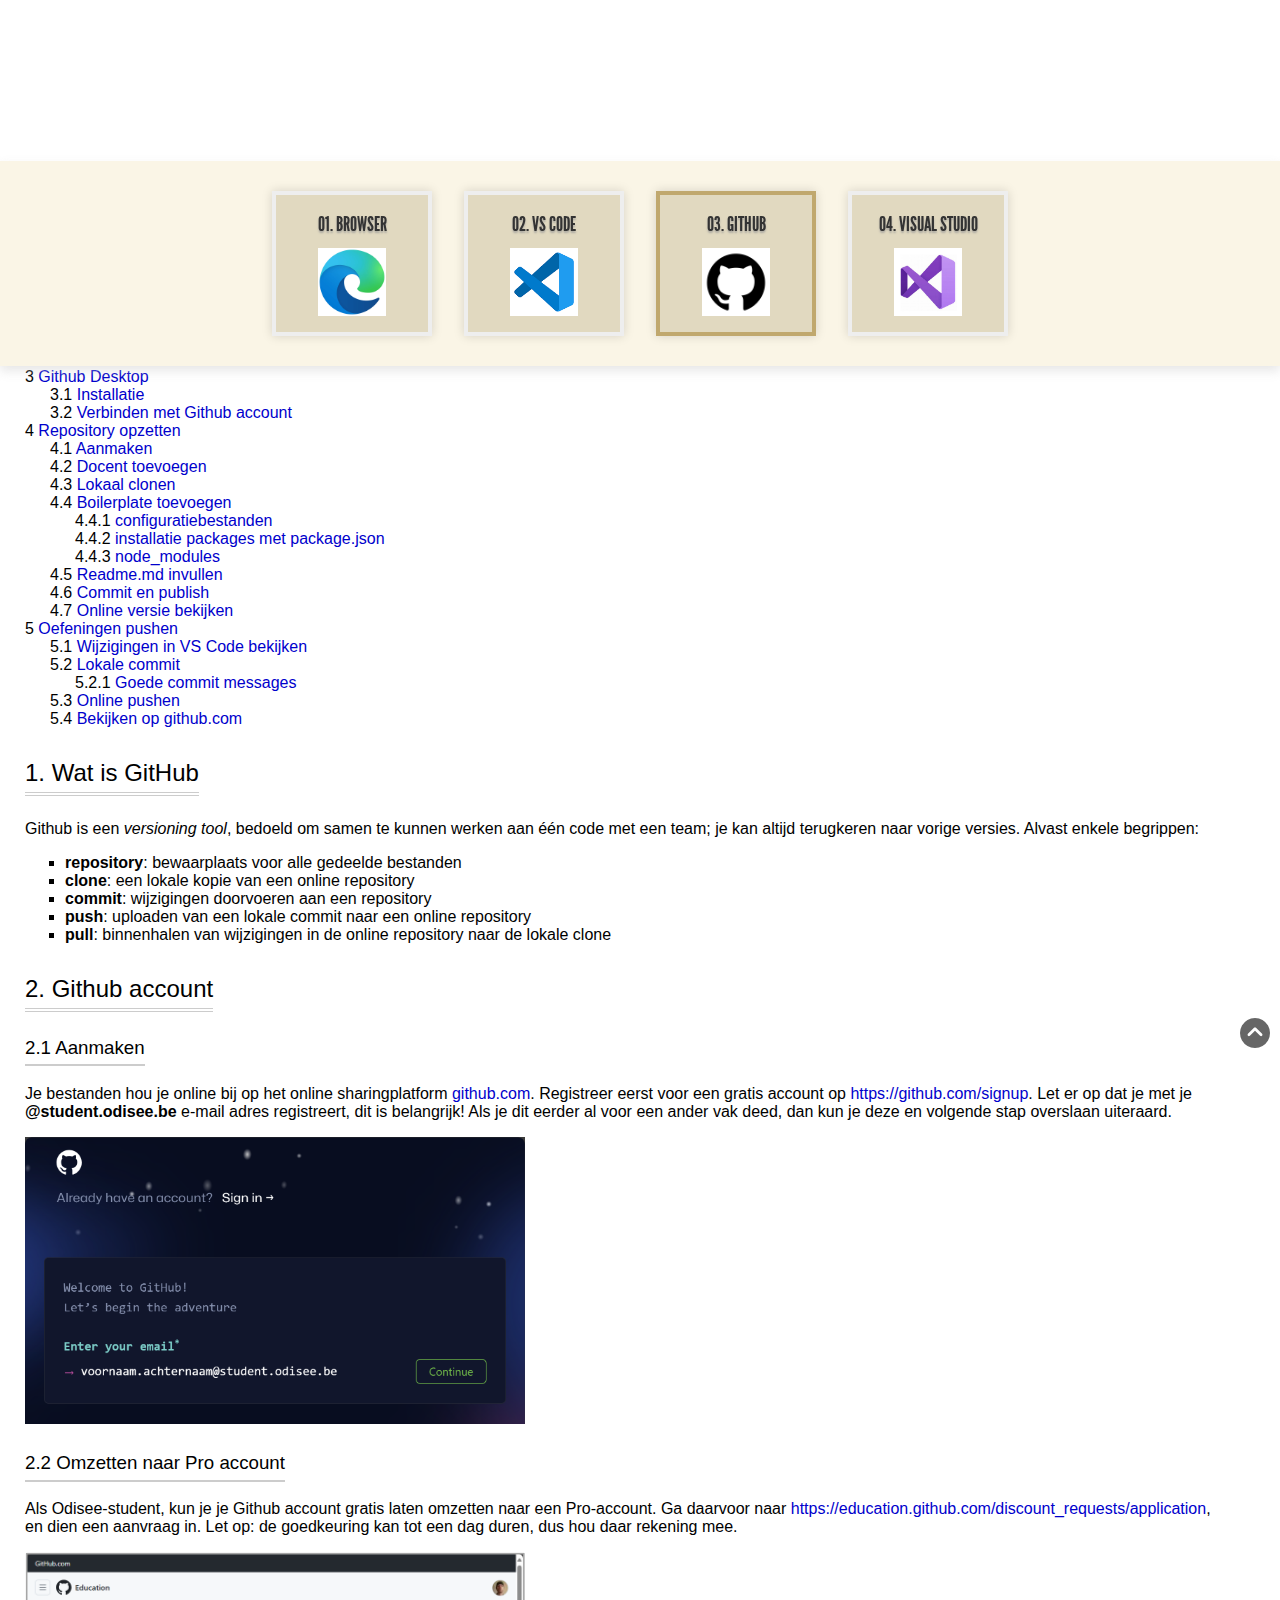
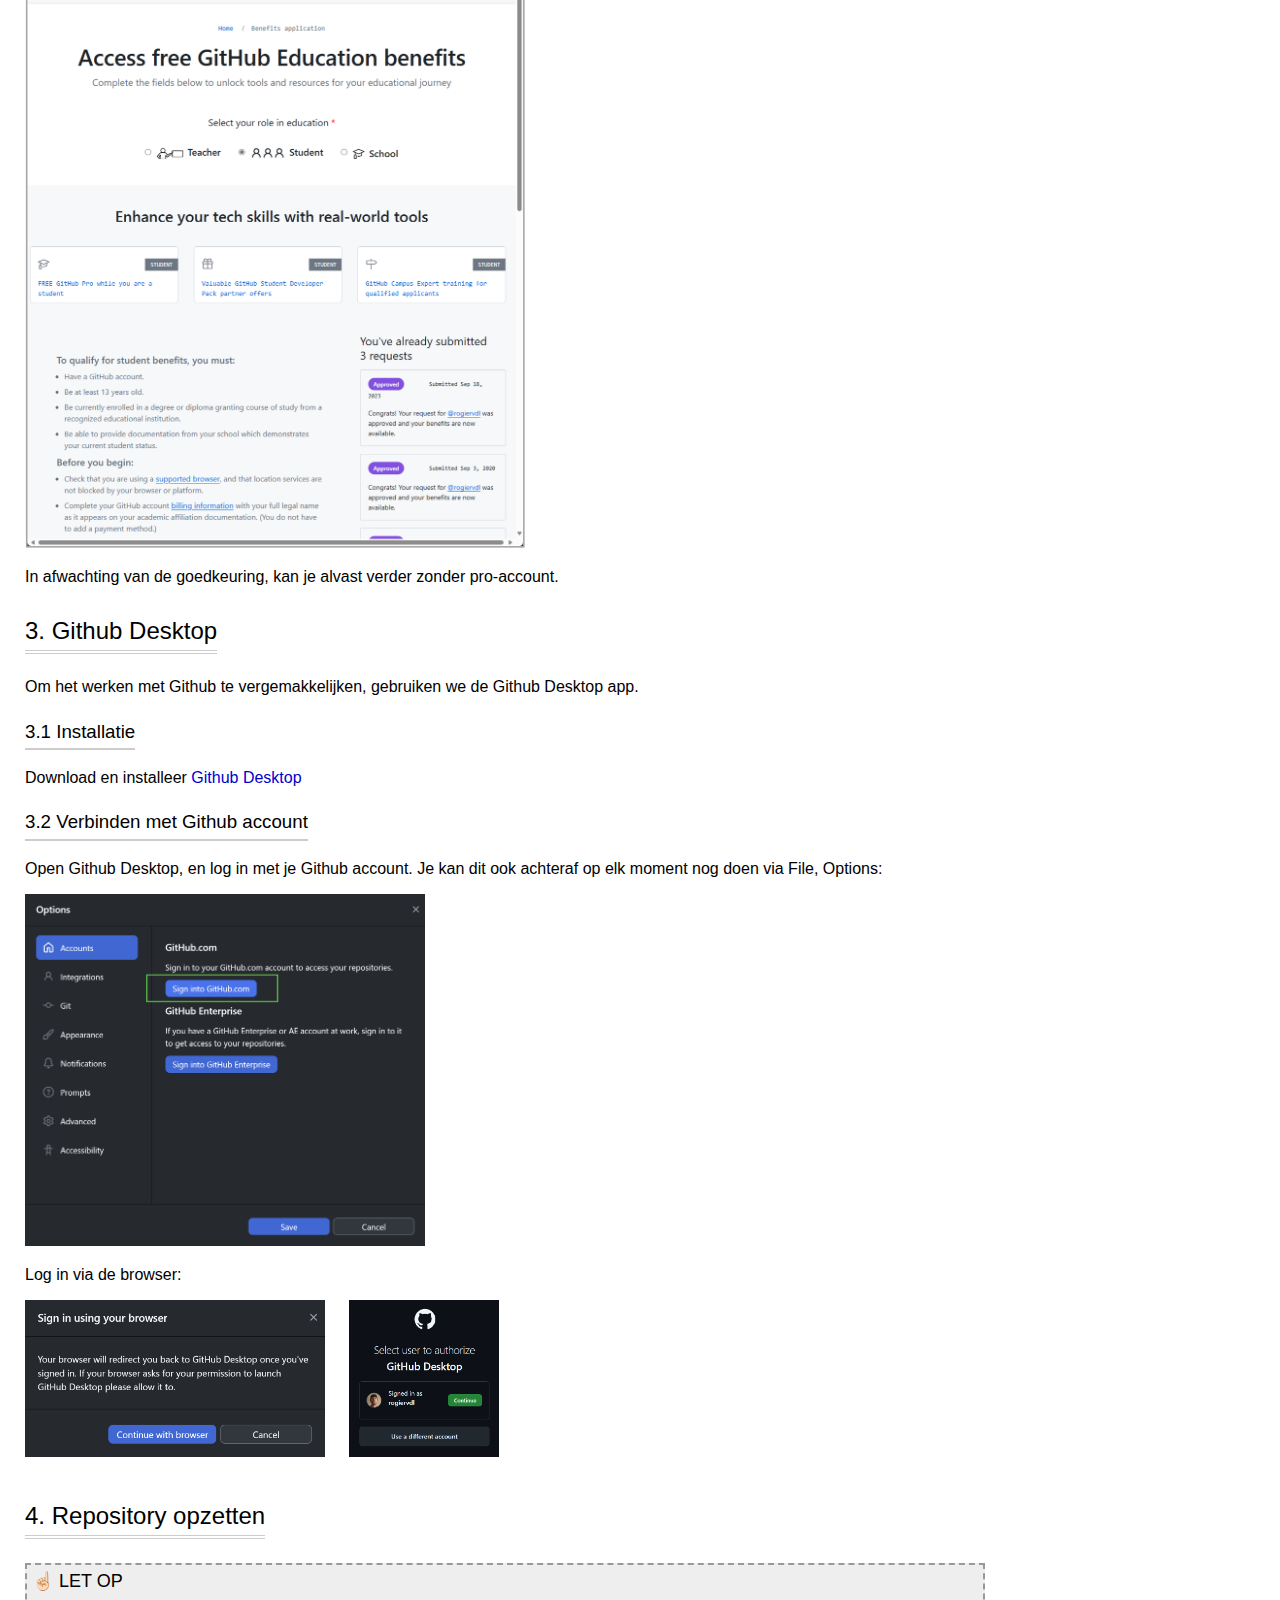
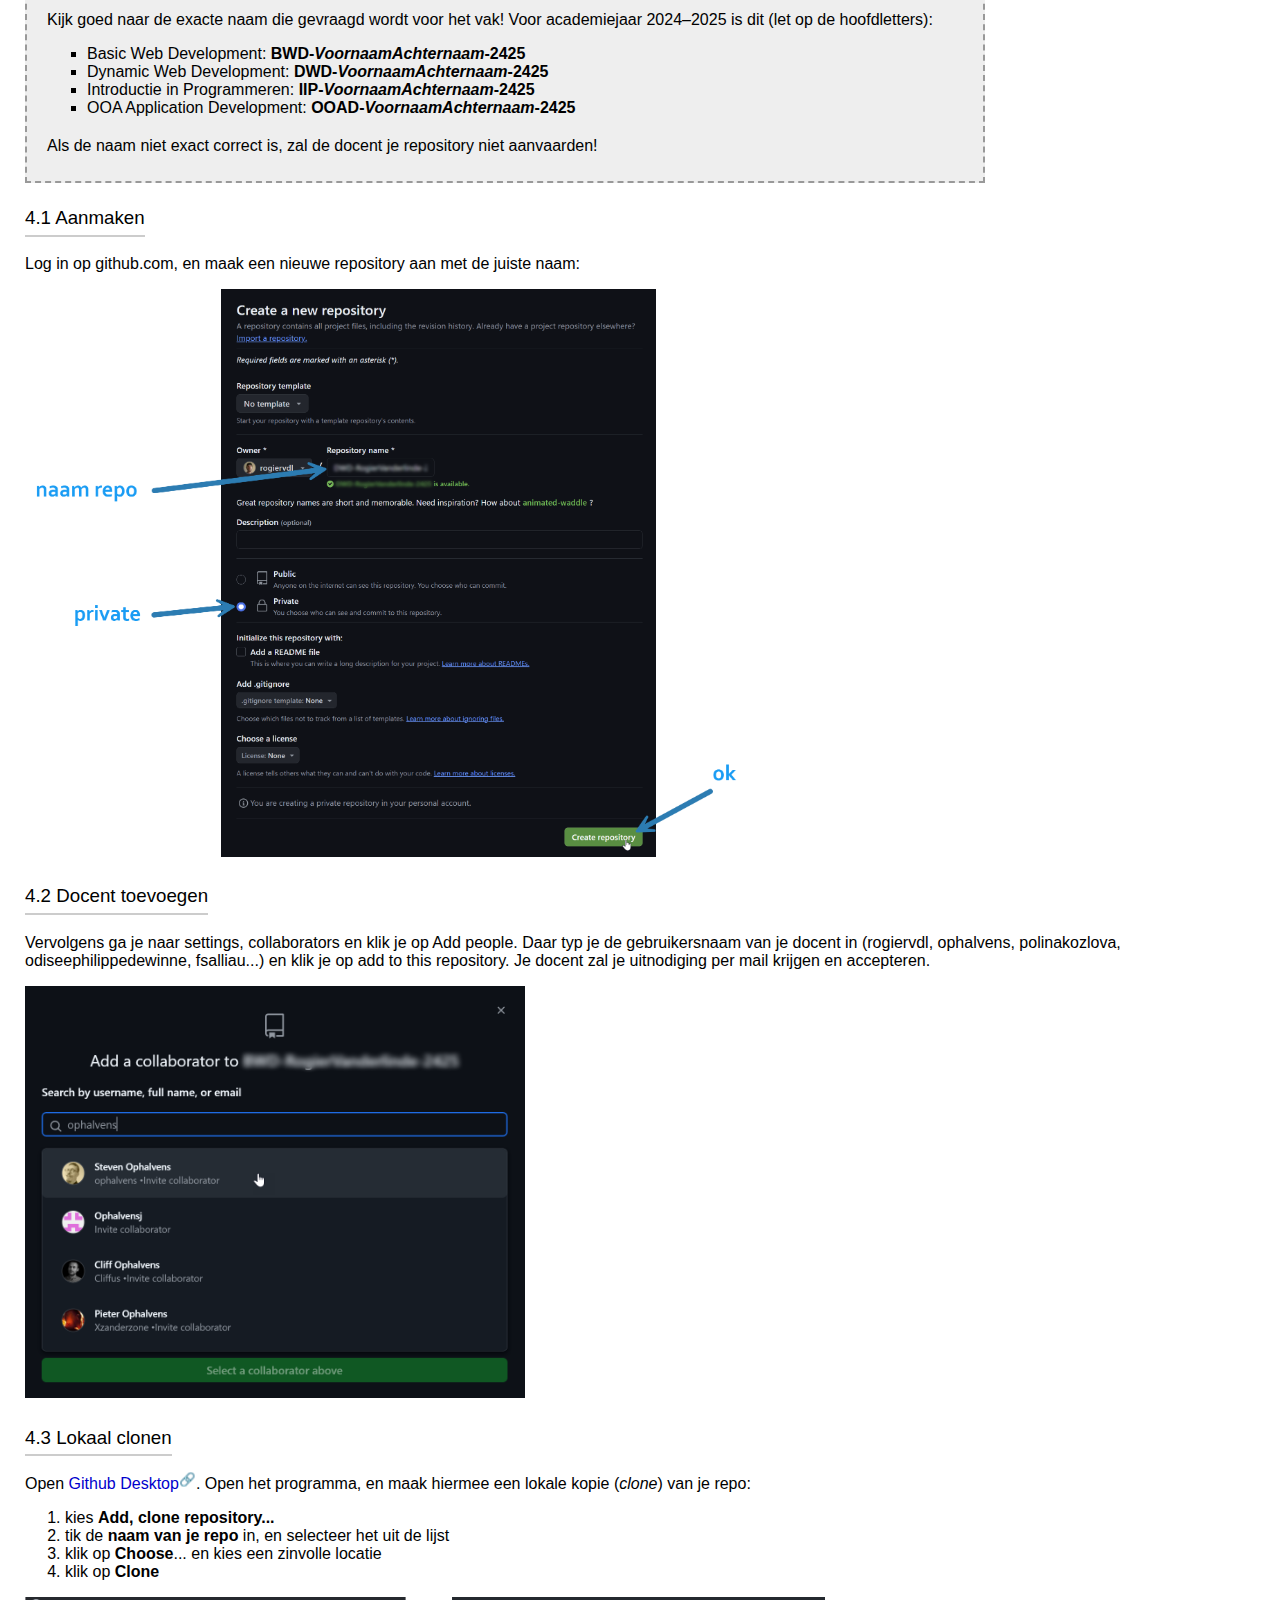
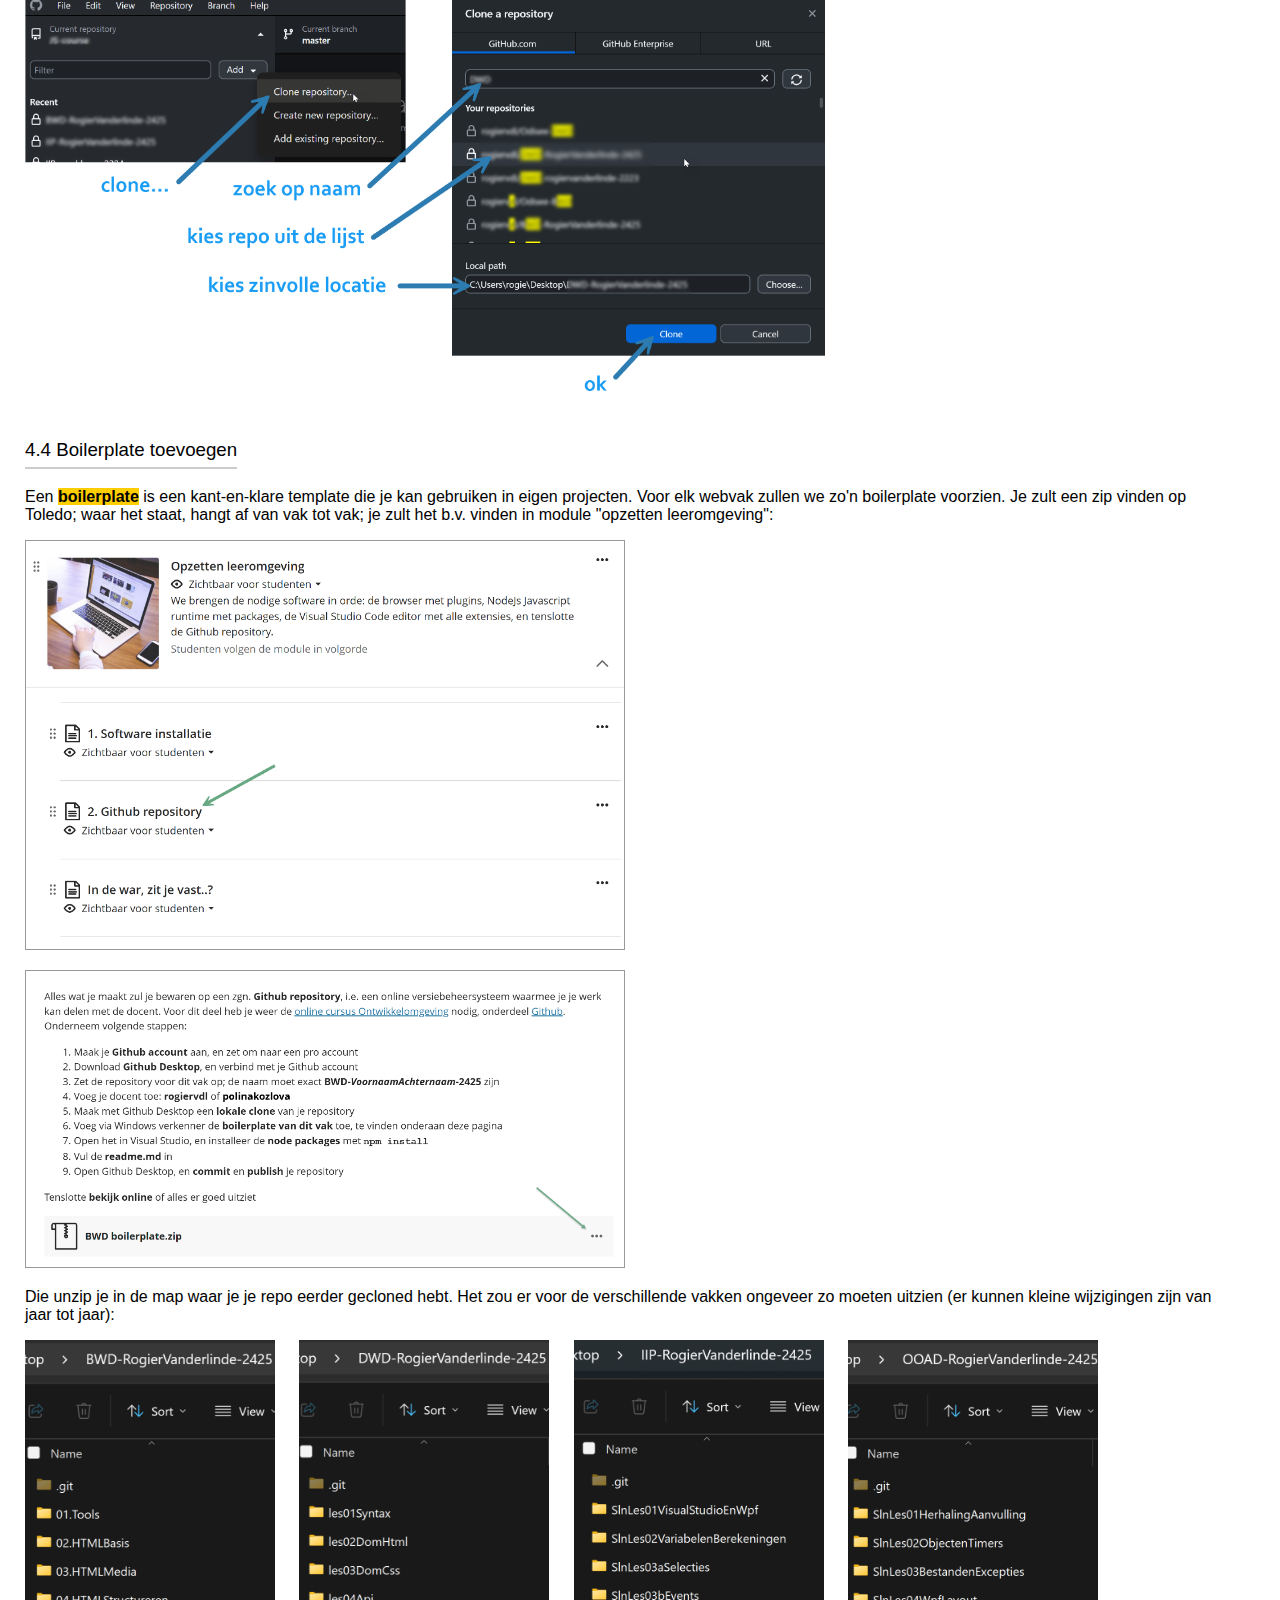
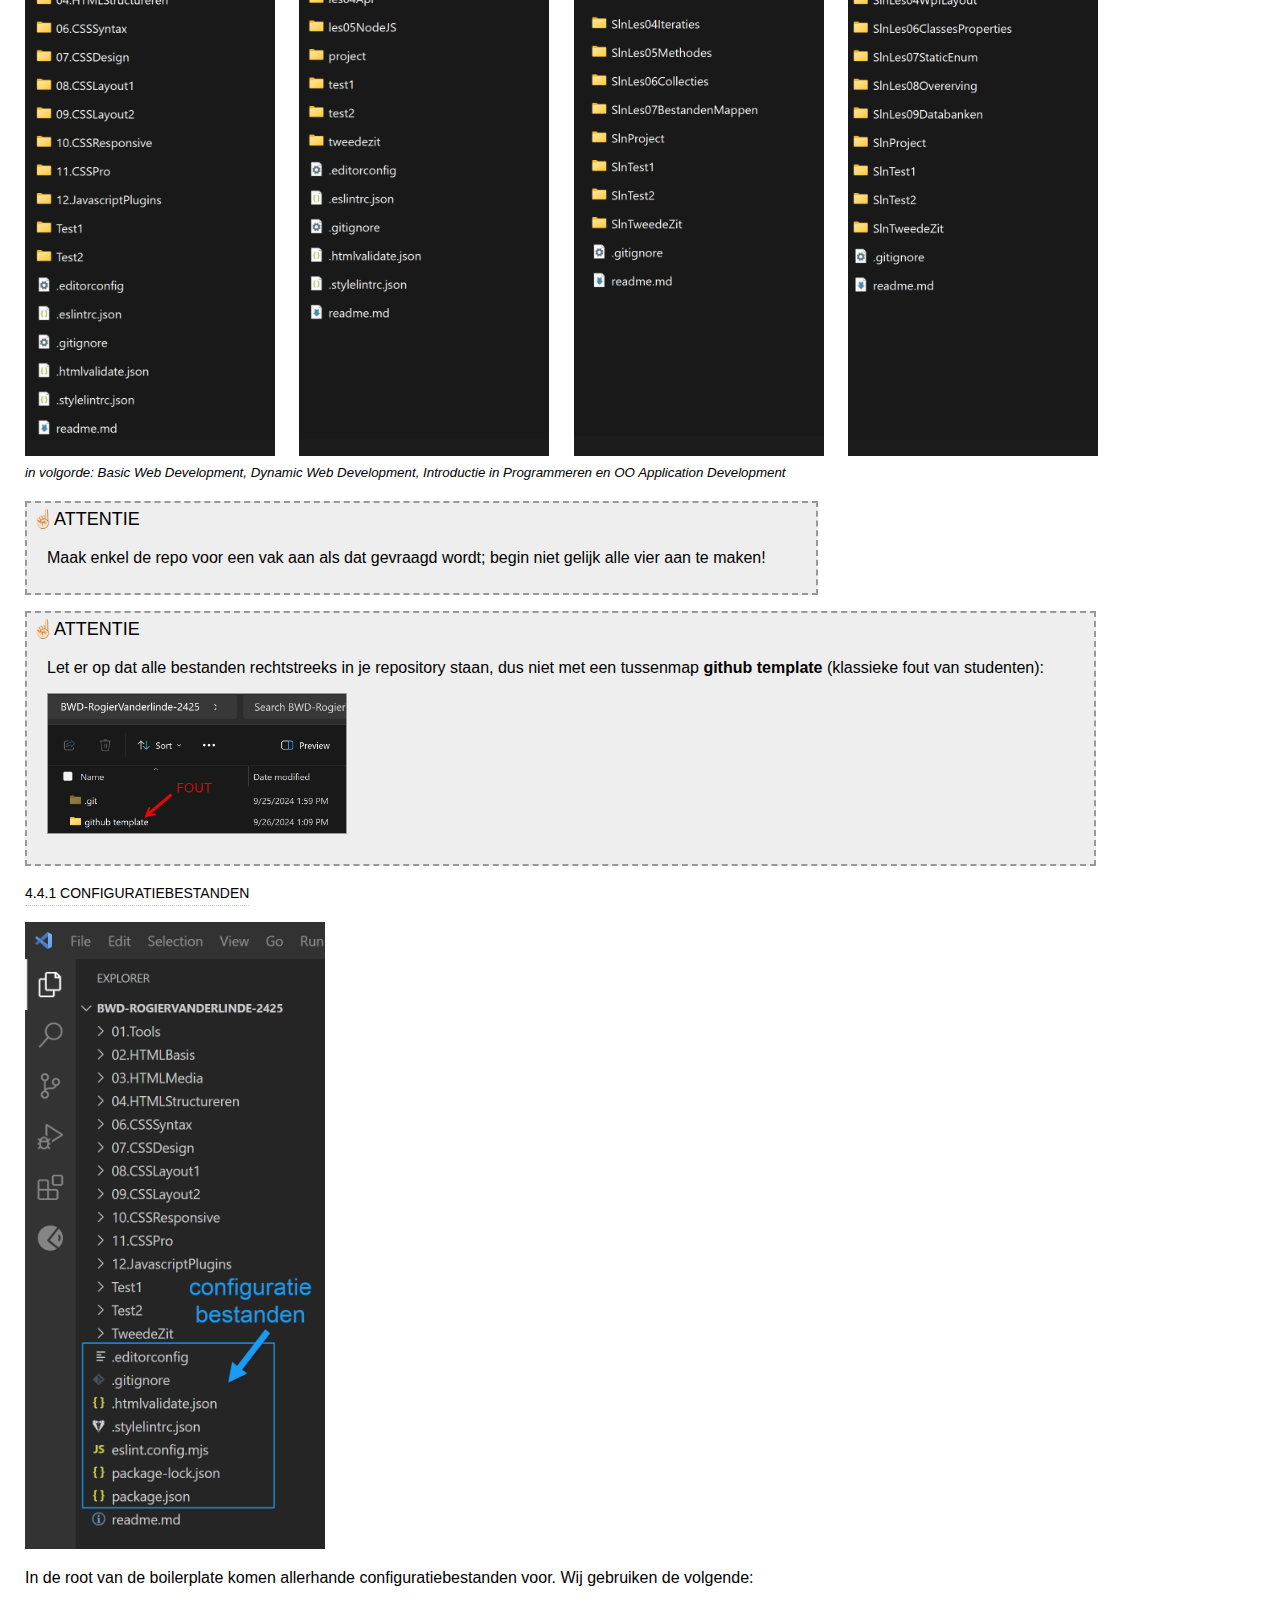
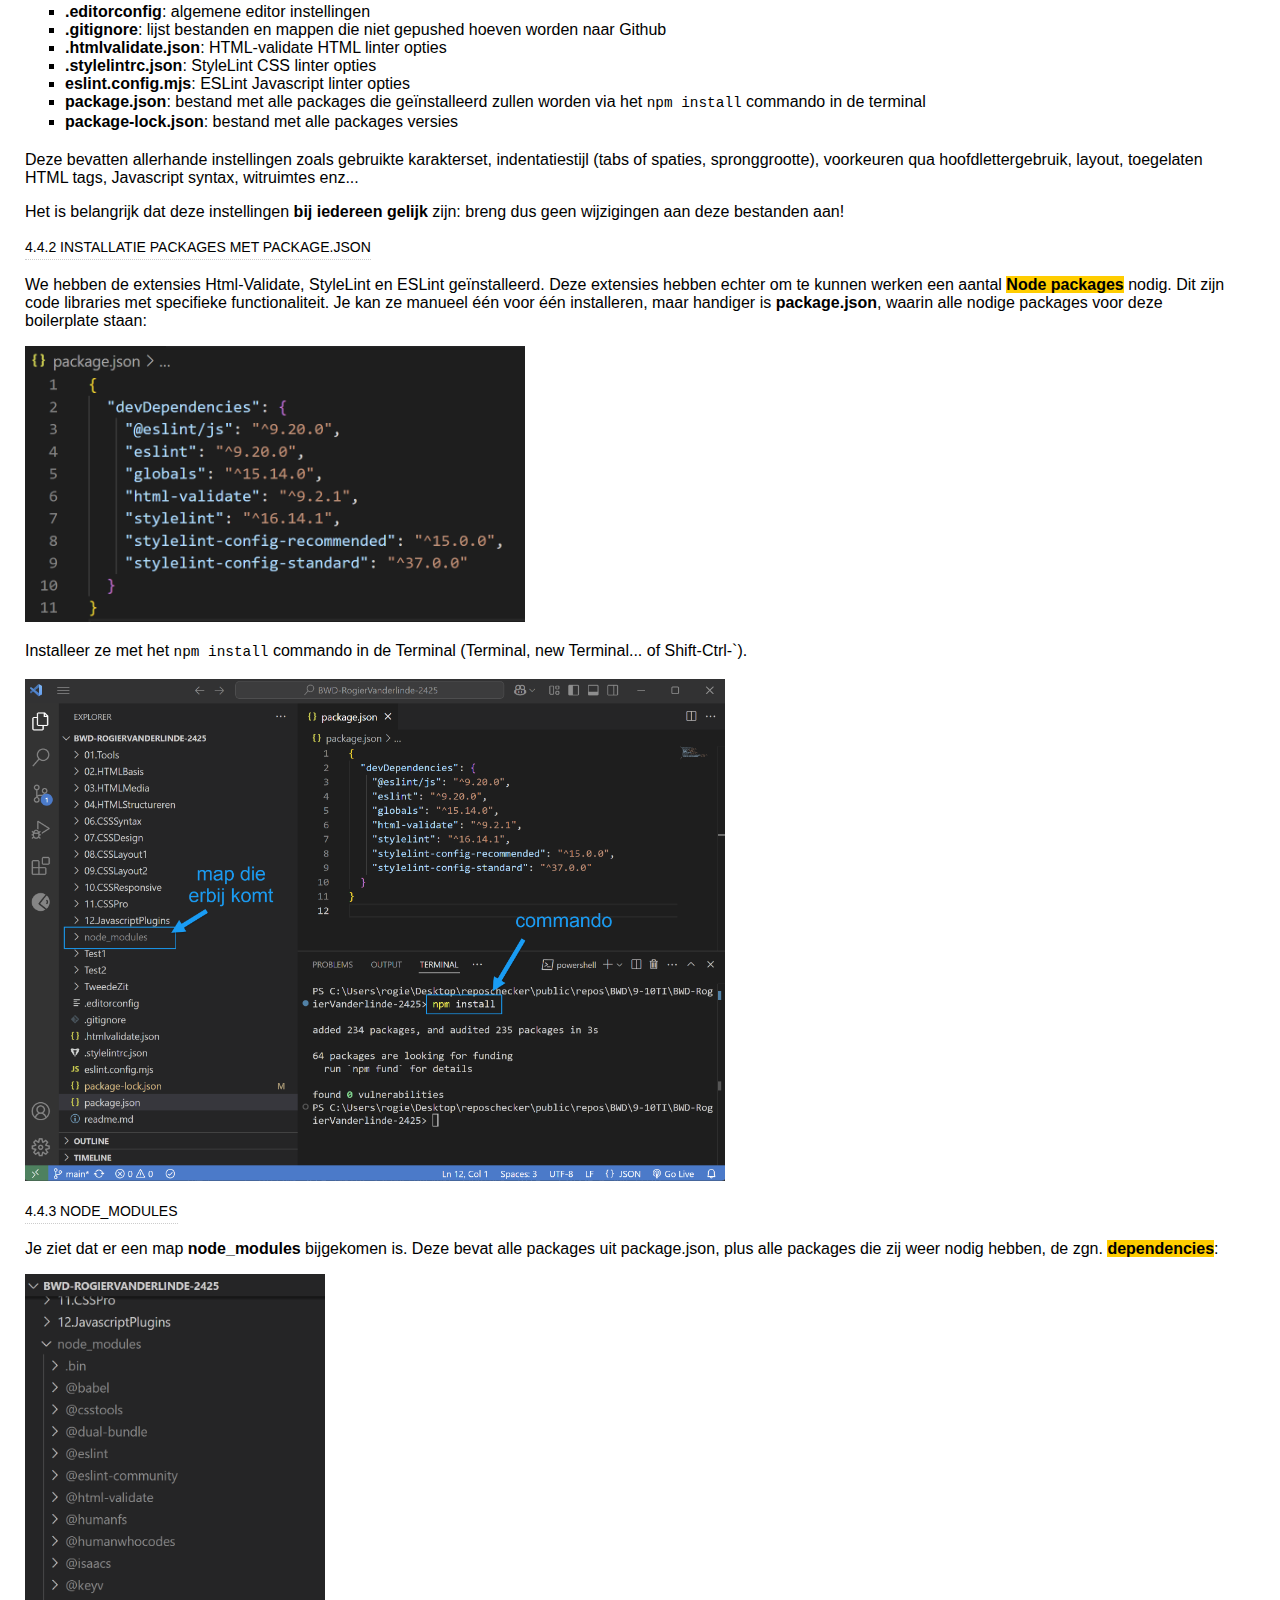
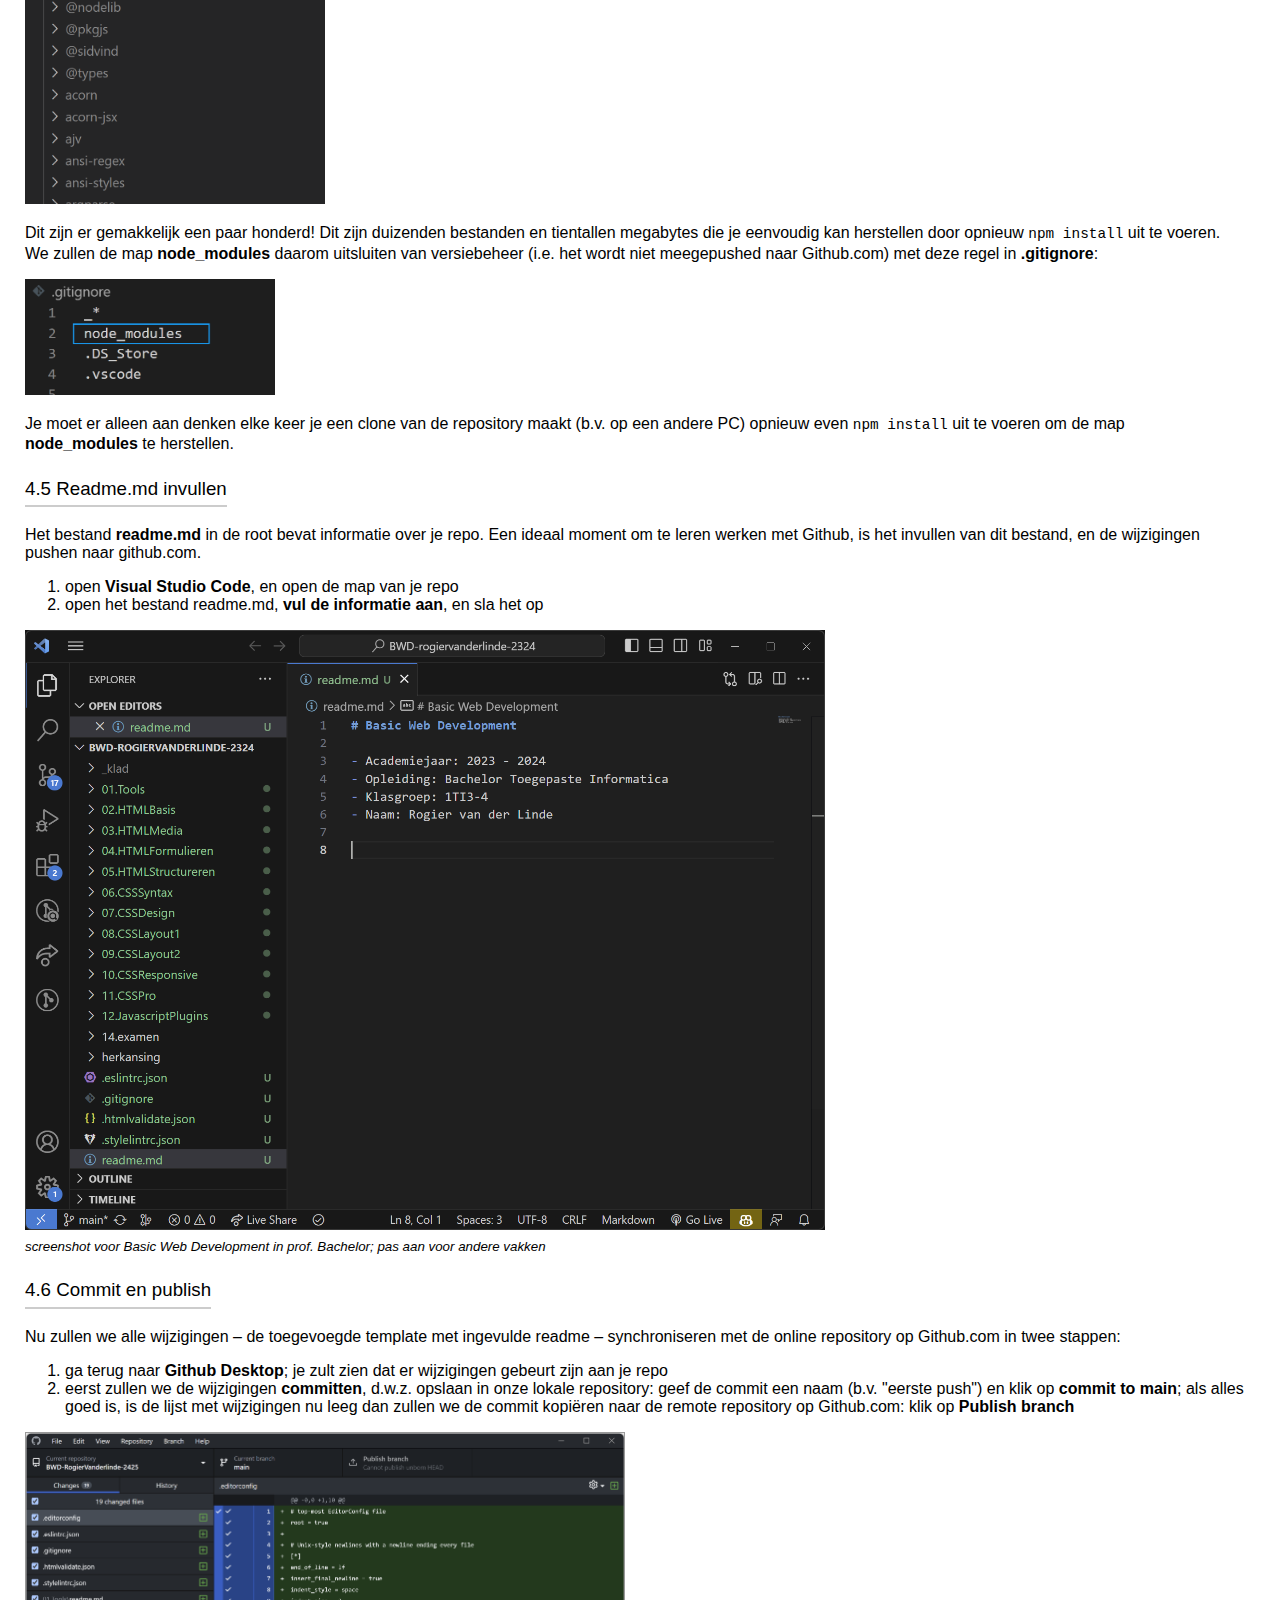
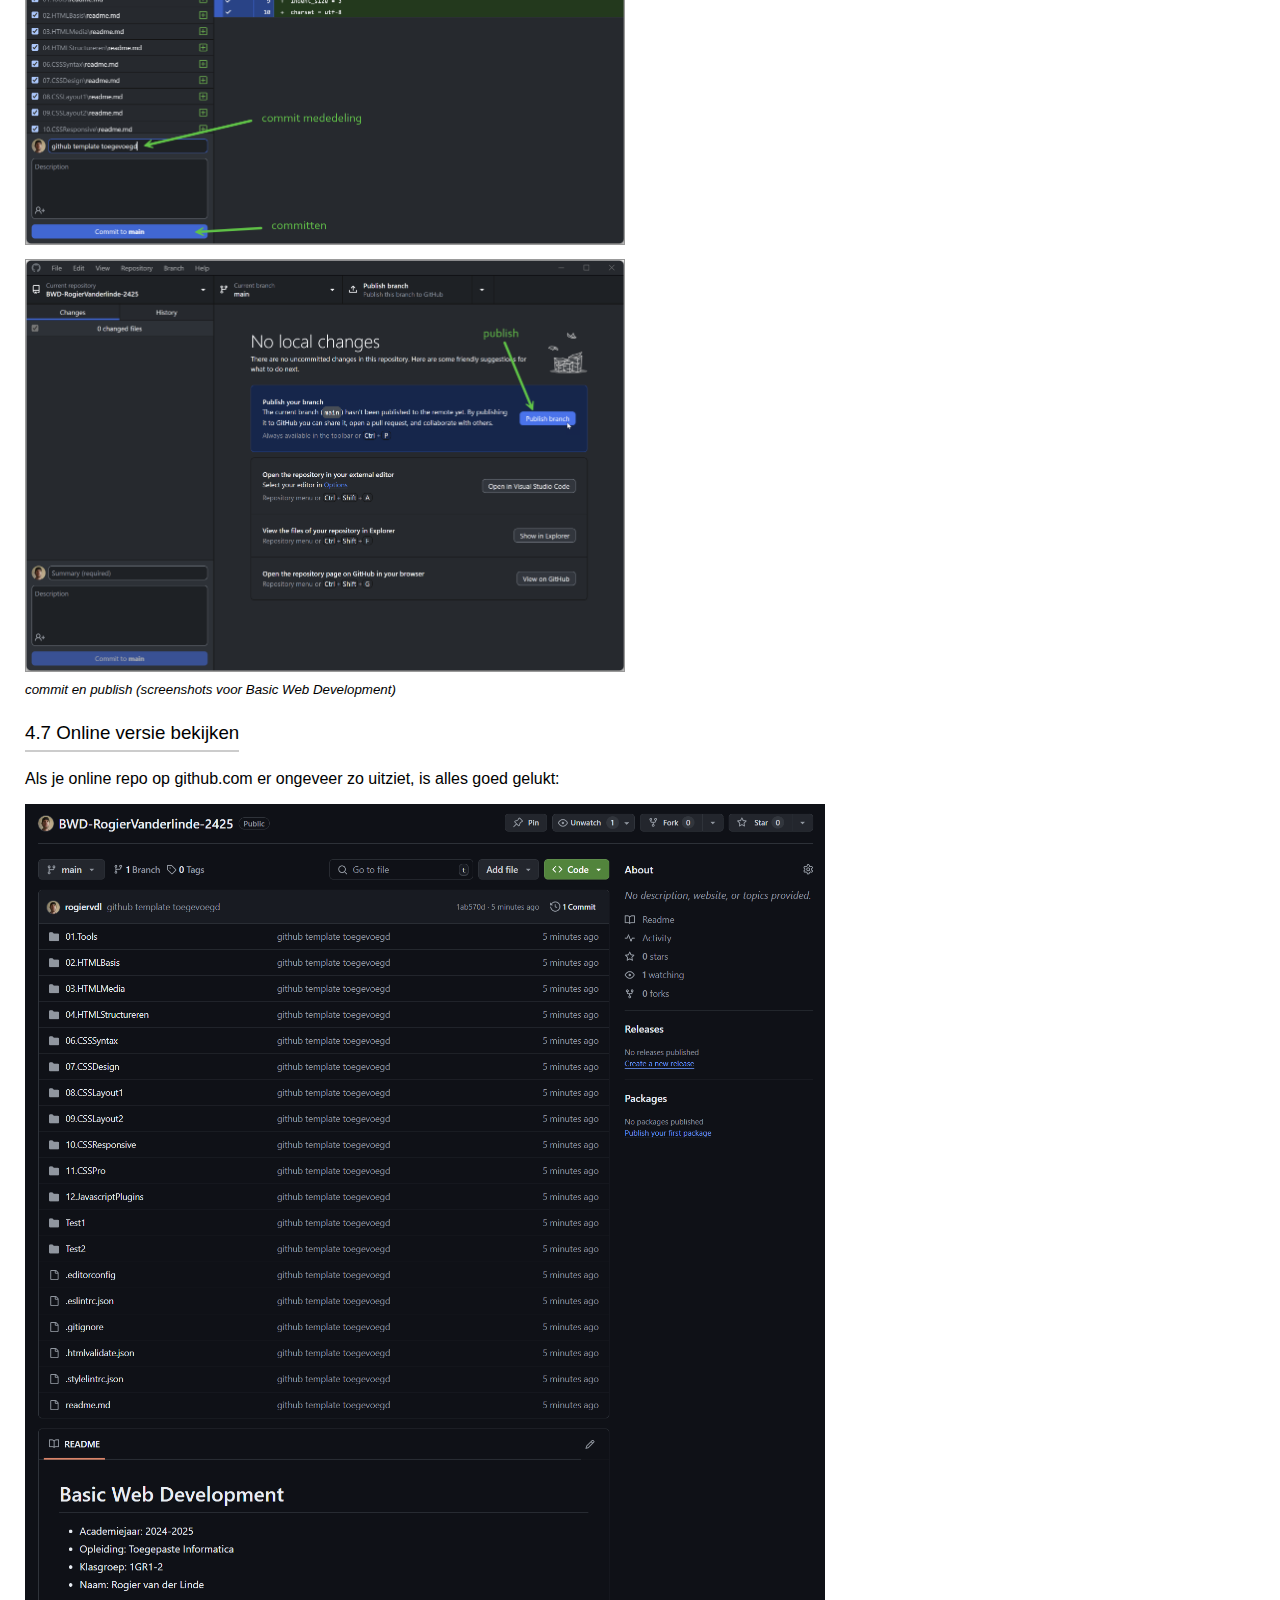
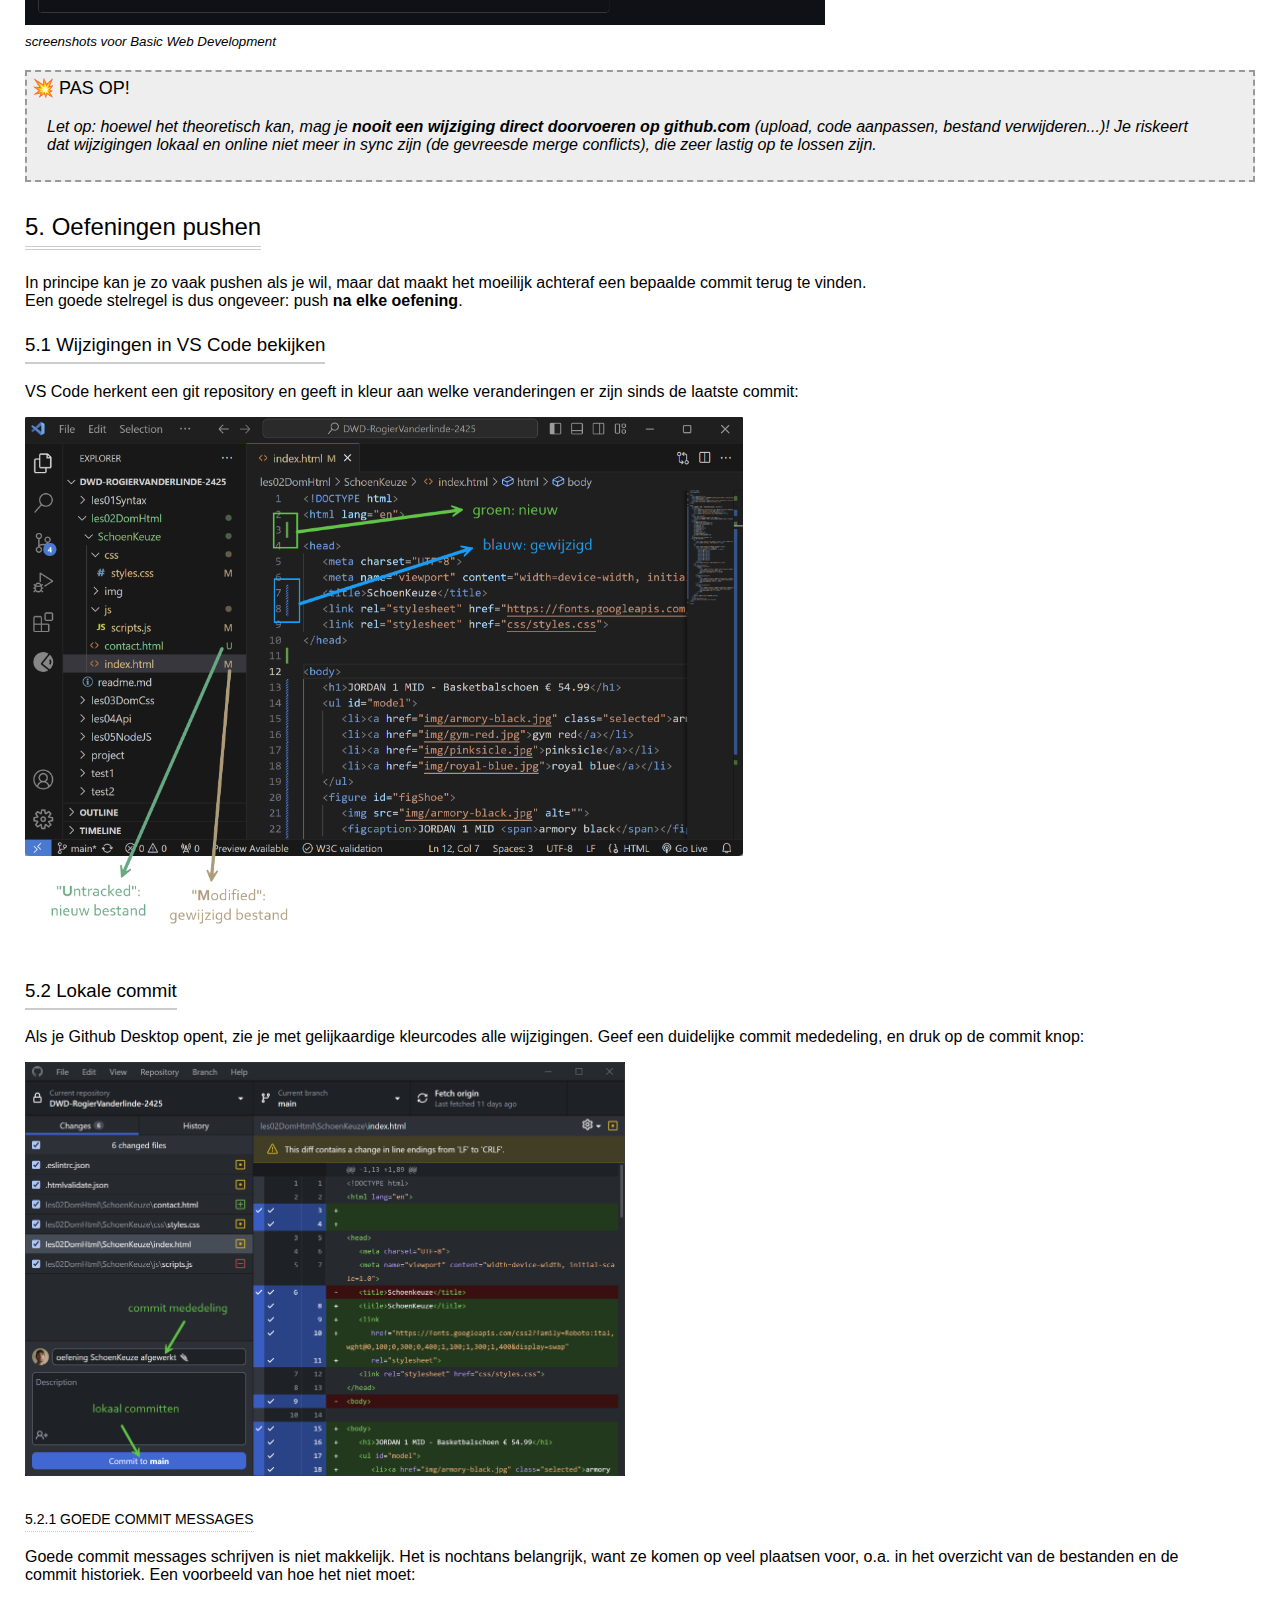
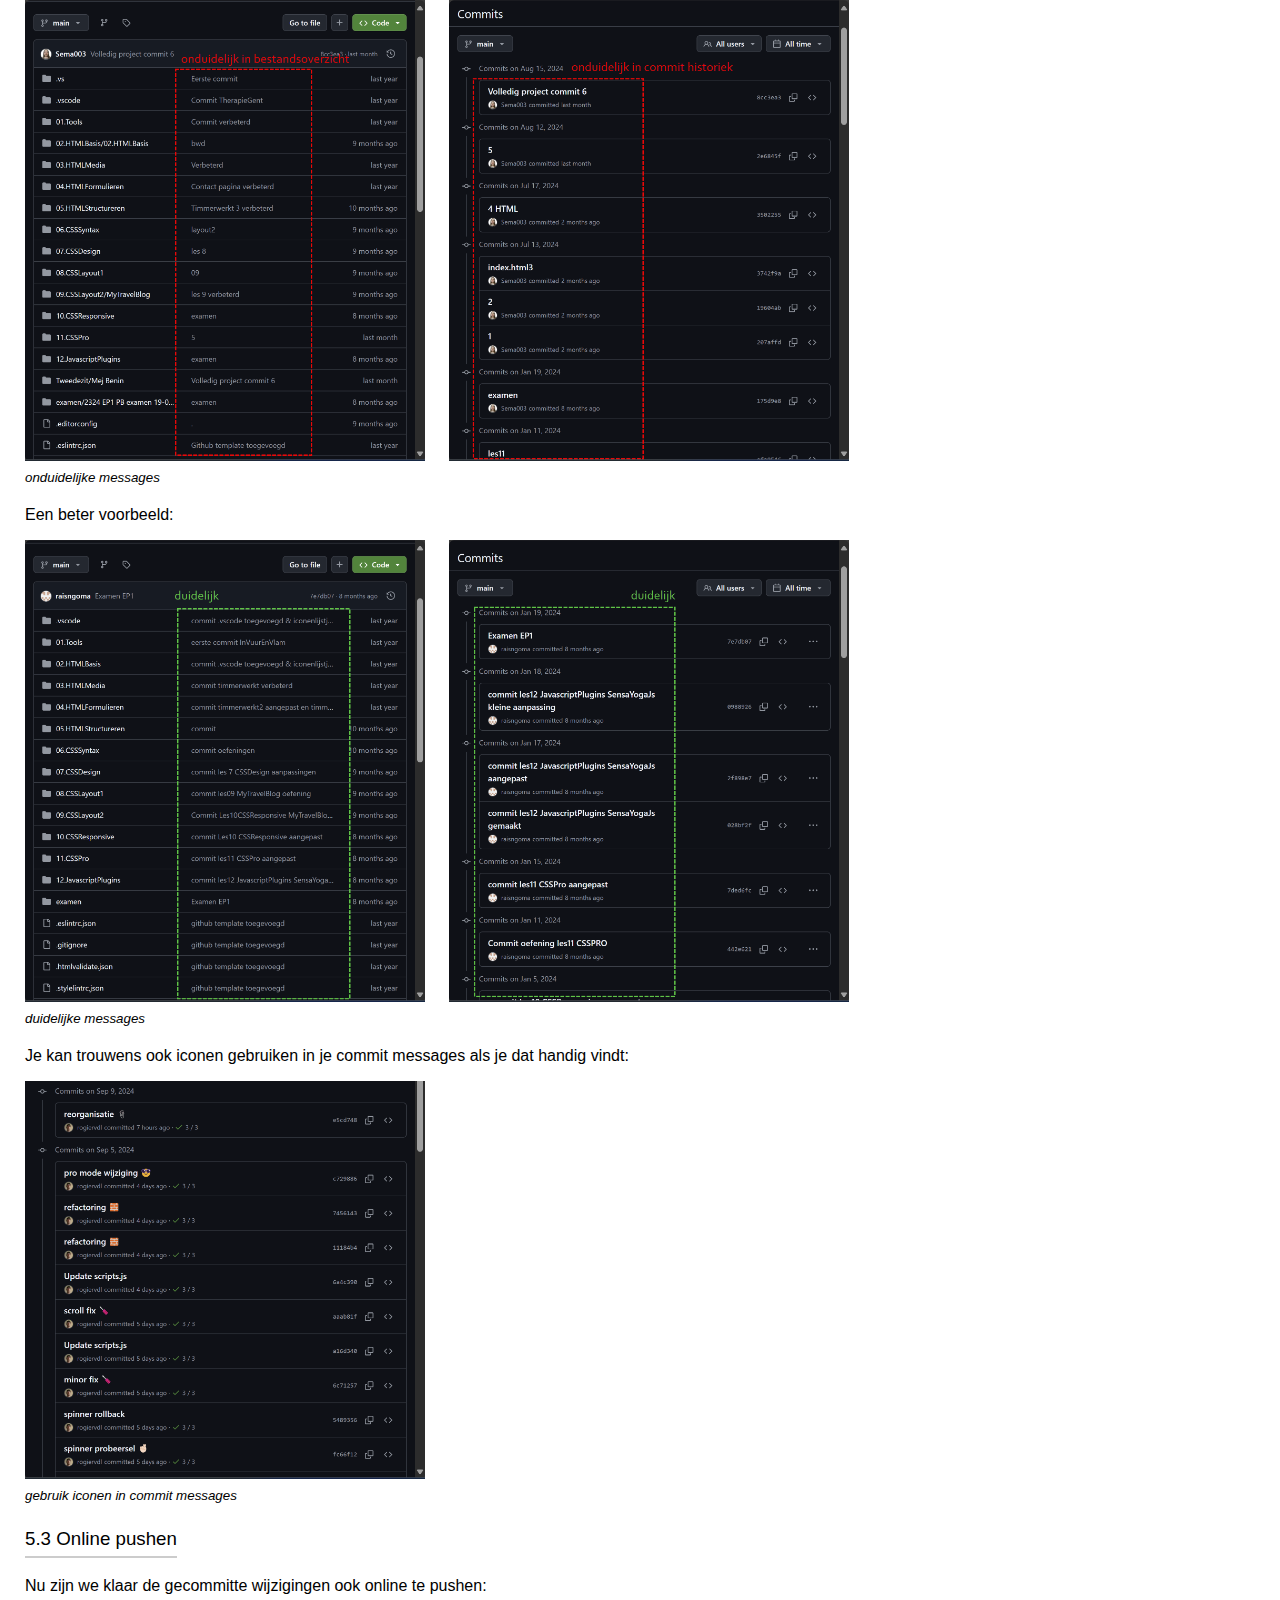
<file: 03_github.html>
<!DOCTYPE html>
<!-- [html-validate-disable no-trailing-whitespace] -->
<html lang="nl">

<head>
  <title>Github | Ontwikkelomgeving</title>
  <meta charset="UTF-8">
  <meta name="viewport" content="width=device-width, initial-scale=1.0">
  <link rel="stylesheet" href="common/styles.css">
  <link rel="stylesheet" href="css/styles.css">
</head>

<body class="language-html showpro prism-default">
  <div id="mode">
    <span>n00b</span>
    <label class="switch">
      <input type="checkbox" checked>
      <span class="slider round"></span>
    </label>
    <span>pro</span>
  </div>
  <nav class="site__nav">
    <a href="01_browser.html" class="main__thumb" title="01. browser">
      <p class="thumb__title">01. browser</p>
      <img class="thumb__visual" src="img/01_browser/icon.jpg" alt="">
    </a>
    <a href="02_vscode.html" class="main__thumb" title="02. VS code">
      <p class="thumb__title">02. VS Code</p>
      <img class="thumb__visual" src="img/02_vscode/icon.png" alt="">
    </a>
    <a href="03_github.html" class="main__thumb active" title="03. Github">
      <p class="thumb__title">03. Github</p>
      <img class="thumb__visual" src="img/03_github/icon.jpg" alt="">
    </a>
    <a href="04_visualstudio.html" class="main__thumb" title="04. Visual Studio">
      <p class="thumb__title">04. VIsual Studio</p>
      <img class="thumb__visual" src="img/04_visualstudio/icon.jpg" alt="">
    </a>
  </nav>
  <h1>03. Github</h1>
  <p class="othercourses"><small>Dit hoofdstuk is onderdeel van de cursus <a href="https://rogiervdl.github.io/DEVENV-course/">Ontwikkelomgeving</a>. Andere cursussen in dezelfde reeks: <a href="https://rogiervdl.github.io/HTML-course/">HTML</a>, <a href="https://rogiervdl.github.io/CSS-course/">CSS</a>, <a href="https://rogiervdl.github.io/JS-course/">Javascript</a>, <a href="https://rogiervdl.github.io/CS-course/">C#</a>.</small></p>
  <div id="toc"></div>
  <main>

    <h2>Wat is GitHub</h2>
    <p>Github is een <em>versioning tool</em>, bedoeld om samen te kunnen werken aan één code met een team; je kan altijd terugkeren naar vorige versies. Alvast enkele begrippen:</p>
    <ul>
      <li><strong>repository</strong>: bewaarplaats voor alle gedeelde bestanden</li>
      <li><strong>clone</strong>: een lokale kopie van een online repository</li>
      <li><strong>commit</strong>: wijzigingen doorvoeren aan een repository</li>
      <li><strong>push</strong>: uploaden van een lokale commit naar een online repository</li>
      <li><strong>pull</strong>: binnenhalen van wijzigingen in de online repository naar de lokale clone</li>
    </ul>

    <h2>Github account</h2>
    <h3>Aanmaken</h3>
    <p>Je bestanden hou je online bij op het online sharingplatform <a href="https://github.com/">github.com</a>. Registreer eerst voor een gratis account op <a href="https://github.com/signup">https://github.com/signup</a>. Let er op dat je met je <strong>@student.odisee.be</strong> e-mail adres registreert, dit is belangrijk! Als je dit eerder al voor een ander vak deed, dan kun je deze en volgende stap overslaan uiteraard.</p>
    <p><img src="img/03_github/github signup.png" alt="" class="w-500"></p>
    <h3>Omzetten naar Pro account</h3>
    <p>Als Odisee-student, kun je je Github account gratis laten omzetten naar een Pro-account. Ga daarvoor naar <a href="https://education.github.com/discount_requests/application">https://education.github.com/discount_requests/application</a>, en dien een aanvraag in. Let op: de goedkeuring kan tot een dag duren, dus hou daar rekening mee.</p>
    <p><img src="img/03_github/github pro.png" alt="" class="w-500"></p>
    <p>In afwachting van de goedkeuring, kan je alvast verder zonder pro-account.</p>

    <h2>Github Desktop</h2>
    <p>Om het werken met Github te vergemakkelijken, gebruiken we de Github Desktop app.</p>
    <h3>Installatie</h3>
    <p>Download en installeer <a href="https://github.com/apps/desktop">Github Desktop</a></p>
    <h3>Verbinden met Github account</h3>
    <p>Open Github Desktop, en log in met je Github account. Je kan dit ook achteraf op elk moment nog doen via File, Options:</p>
    <p><img src="img/03_github/github desktop login.png" alt="" class="w-400"></p>
    <p>Log in via de browser:</p>
    <figure>
      <img src="img/03_github/github desktop login2.png" alt="" class="w-300">
      <img src="img/03_github/github desktop login3.png" alt="" class="w-150">
    </figure>

    <h2>Repository opzetten</h2>
    <div class="tips" data-caption="☝🏻 LET OP">
      <p>
        Kijk goed naar de exacte naam die gevraagd wordt voor het vak! Voor academiejaar 2024&ndash;2025 is dit (let op de hoofdletters):
      </p>
      <ul>
        <li>Basic Web Development: <strong>BWD-<em>VoornaamAchternaam</em>-2425</strong> </li>
        <li>Dynamic Web Development: <strong>DWD-<em>VoornaamAchternaam</em>-2425</strong> </li>
        <li>Introductie in Programmeren: <strong>IIP-<em>VoornaamAchternaam</em>-2425</strong> </li>
        <li>OOA Application Development: <strong>OOAD-<em>VoornaamAchternaam</em>-2425</strong> </li>
      </ul>
      <p>Als de naam niet exact correct is, zal de docent je repository niet aanvaarden!</p>
    </div>
    <h3>Aanmaken</h3>
    <p>Log in op github.com, en maak een nieuwe repository aan met de juiste naam:</p>
    <p><img src="img/03_github/github repo aanmaken.png" alt="" class="w-800"></p>
    <h3>Docent toevoegen</h3>
    <p>
      Vervolgens ga je naar settings, collaborators en klik je op Add people. Daar typ je de gebruikersnaam van je docent in (rogiervdl, ophalvens, polinakozlova, odiseephilippedewinne, fsalliau...) en klik je op add to this repository. Je docent zal je uitnodiging per mail krijgen en accepteren.
    </p>
    <p><img src="img/03_github/github collaborator.png" alt="" class="w-500"></p>
    <h3>Lokaal clonen</h3>
    <p>Open <a href="#github-desktop">Github Desktop</a>. Open het programma, en maak hiermee een lokale kopie (<em>clone</em>) van je repo:</p>
    <ol>
      <li>kies <strong>Add, clone repository...</strong></li>
      <li>tik de <strong>naam van je repo</strong> in, en selecteer het uit de lijst</li>
      <li>klik op <strong>Choose</strong>... en kies een zinvolle locatie</li>
      <li>klik op <strong>Clone</strong></li>
    </ol>
    <p><img src="img/03_github/github clone.png" alt="" class="w-800"></p>
    <h3>Boilerplate toevoegen</h3>
    <p>
      Een <mark>boilerplate</mark> is een kant-en-klare template die je kan gebruiken in eigen projecten. Voor elk webvak zullen we zo'n boilerplate voorzien.
      Je zult een zip vinden op Toledo; waar het staat, hangt af van vak tot vak; je zult het b.v. vinden in module "opzetten leeromgeving":
    </p>
    <p><img src="img/03_github/github template op ultra.png" alt="" class="w-600 bordered"></p>
    <p><img src="img/03_github/github template op ultra2.png" alt="" class="w-600 bordered"></p>
    <p>
      Die unzip je in de map waar je je repo eerder gecloned hebt. Het zou er voor de verschillende vakken ongeveer zo moeten uitzien (er kunnen kleine wijzigingen zijn van jaar tot jaar):
    </p>
    <figure>
      <img src="img/03_github/template BWD.png" alt="" class="w-250">
      <img src="img/03_github/template DWD.png" alt="" class="w-250">
      <img src="img/03_github/template IIP.png" alt="" class="w-250">
      <img src="img/03_github/template OOAD.png" alt="" class="w-250">
      <figcaption>in volgorde: Basic Web Development, Dynamic Web Development, Introductie in Programmeren en OO Application Development</figcaption>
    </figure>
    <div class="tips" data-caption="☝🏻ATTENTIE">
      <p>Maak enkel de repo voor een vak aan als dat gevraagd wordt; begin niet gelijk alle vier aan te maken!</p>
    </div>
    <div class="tips" data-caption="☝🏻ATTENTIE">
      <p>Let er op dat alle bestanden rechtstreeks in je repository staan, dus niet met een tussenmap <strong>github template</strong> (klassieke fout van studenten):</p>
      <p><img src="img/03_github/github template fout.png" alt="" class="bordered w-300 wrong"></p>
    </div>
    <h4>configuratiebestanden</h4>
    <p><img src="img/02_vscode/vscode configuratie.png" alt="" class="w-300"></p>
    <p>In de root van de boilerplate komen allerhande configuratiebestanden voor. Wij gebruiken de volgende:</p>
    <ul>
      <li><strong>.editorconfig</strong>: algemene editor instellingen</li>
      <li><strong>.gitignore</strong>: lijst bestanden en mappen die niet gepushed hoeven worden naar Github</li>
      <li><strong>.htmlvalidate.json</strong>: HTML-validate HTML linter opties</li>
      <li><strong>.stylelintrc.json</strong>: StyleLint CSS linter opties</li>
      <li><strong>eslint.config.mjs</strong>: ESLint Javascript linter opties</li>
      <li><strong>package.json</strong>: bestand met alle packages die geïnstalleerd zullen worden via het <code>npm install</code> commando in de terminal</li>
      <li><strong>package-lock.json</strong>: bestand met alle packages versies</li>
    </ul>
    <p>Deze bevatten allerhande instellingen zoals gebruikte karakterset, indentatiestijl (tabs of spaties, spronggrootte), voorkeuren qua hoofdlettergebruik, layout, toegelaten HTML tags, Javascript syntax, witruimtes enz...</p>
    <p>Het is belangrijk dat deze instellingen <strong>bij iedereen gelijk</strong> zijn: breng dus geen wijzigingen aan deze bestanden aan!</p>
    <h4>installatie packages met package.json</h4>
    <p>
      We hebben de extensies Html-Validate, StyleLint en ESLint geïnstalleerd.
      Deze extensies hebben echter om te kunnen werken een aantal <mark>Node packages</mark> nodig. Dit zijn code libraries met specifieke functionaliteit.
      Je kan ze manueel één voor één installeren, maar handiger is <strong>package.json</strong>, waarin alle nodige packages voor deze boilerplate staan:
    </p>
    <p><img src="img/03_github/package-json.png" alt="" class="w-500"></p>
    <p>Installeer ze met het <code>npm install</code> commando in de Terminal (Terminal, new Terminal... of Shift-Ctrl-`). </p>
    <p><img src="img/03_github/npm-install.png" alt="" class="w-700"></p>
    <h4>node_modules</h4>
    <p>Je ziet dat er een map <strong>node_modules</strong> bijgekomen is. Deze bevat alle packages uit package.json, plus alle packages die zij weer nodig hebben, de zgn. <mark>dependencies</mark>:</p>
    <p><img src="img/03_github/node_modules.png" alt="" class="w-300"></p>
    <p>Dit zijn er gemakkelijk een paar honderd! Dit zijn duizenden bestanden en tientallen megabytes die je eenvoudig kan herstellen door opnieuw <code>npm install</code> uit te voeren. We zullen de map <strong>node_modules</strong> daarom uitsluiten van versiebeheer (i.e. het wordt niet meegepushed naar Github.com) met deze regel in <strong>.gitignore</strong>:</p>
    <p><img src="img/03_github/node_modules-ignore.png" alt="" class="w-250"></p>
    <p>Je moet er alleen aan denken elke keer je een clone van de repository maakt (b.v. op een andere PC) opnieuw even <code>npm install</code> uit te voeren om de map <strong>node_modules</strong> te herstellen.</p>

    <h3>Readme.md invullen</h3>
    <p>Het bestand <strong>readme.md</strong> in de root bevat informatie over je repo. Een ideaal moment om te leren werken met Github, is het invullen van dit bestand, en de wijzigingen pushen naar github.com.</p>
    <ol>
      <li>open <strong>Visual Studio Code</strong>, en open de map van je repo</li>
      <li>open het bestand readme.md, <strong>vul de informatie aan</strong>, en sla het op</li>
    </ol>
    <figure>
      <img src="img/03_github/github readme.png" alt="" class="w-800">
      <figcaption>screenshot voor Basic Web Development in prof. Bachelor; pas aan voor andere vakken</figcaption>
    </figure>

    <h3>Commit en publish</h3>
    <p>Nu zullen we alle wijzigingen – de toegevoegde template met ingevulde readme – synchroniseren met de online repository op Github.com in twee stappen:</p>
    <ol>
      <li>ga terug naar <strong>Github Desktop</strong>; je zult zien dat er wijzigingen gebeurt zijn aan je repo</li>
      <li>eerst zullen we de wijzigingen <strong>committen</strong>, d.w.z. opslaan in onze lokale repository: geef de commit een naam (b.v. "eerste push") en klik op <strong style="color: black;">commit to main</strong>; als alles goed is, is de lijst met wijzigingen nu leeg dan zullen we de commit kopiëren naar de remote repository op Github.com: klik op <strong>Publish branch</strong></li>
    </ol>
    <figure>
      <img src="img/03_github/github commit.png" alt="" class="bordered w-600">
      <img src="img/03_github/github publish.png" alt="" class="bordered w-600">
      <figcaption>commit en publish (screenshots voor Basic Web Development)</figcaption>
    </figure>

    <h3>Online versie bekijken</h3>
    <p>Als je online repo op github.com er ongeveer zo uitziet, is alles goed gelukt:</p>
    <figure>
      <img src="img/03_github/github final.png" alt="" class="w-800">
      <figcaption>screenshots voor Basic Web Development</figcaption>
    </figure>
    <div class="tips" data-caption="💥 PAS OP!">
      <p><em>Let op: hoewel het theoretisch kan, mag je <strong>nooit een wijziging direct doorvoeren op github.com</strong> (upload, code aanpassen, bestand verwijderen...)! Je riskeert dat wijzigingen lokaal en online niet meer in sync zijn (de gevreesde merge conflicts), die zeer lastig op te lossen zijn.</em></p>
    </div>

    <h2>Oefeningen pushen</h2>
    <p>In principe kan je zo vaak pushen als je wil, maar dat maakt het moeilijk achteraf een bepaalde commit terug te vinden. <br>Een goede stelregel is dus ongeveer: push <strong>na elke oefening</strong>.</p>
    <h3>Wijzigingen in VS Code bekijken</h3>
    <p>VS Code herkent een git repository en geeft in kleur aan welke veranderingen er zijn sinds de laatste commit:</p>
    <figure>
      <img src="img/03_github/vscode integratie.png" alt="" class="w-800">
    </figure>
    <h3>Lokale commit</h3>
    <p>Als je Github Desktop opent, zie je met gelijkaardige kleurcodes alle wijzigingen. Geef een duidelijke commit mededeling, en druk op de commit knop:</p>
    <figure>
      <img src="img/03_github/github oefening commit.png" alt="" class="w-600">
    </figure>
    <h4>Goede commit messages</h4>
    <p>Goede commit messages schrijven is niet makkelijk. Het is nochtans belangrijk, want ze komen op veel plaatsen voor, o.a. in het overzicht van de bestanden en de commit historiek. Een voorbeeld van hoe het niet moet:</p>
    <figure>
      <img src="img/03_github/messages fout 2.png" alt="" class="w-400">
      <img src="img/03_github/messages fout 1.png" alt="" class="w-400">
      <figcaption>onduidelijke messages</figcaption>
    </figure>
    <p>Een beter voorbeeld:</p>
    <figure>
      <img src="img/03_github/messages goed 1.png" alt="" class="w-400">
      <img src="img/03_github/messages goed 2.png" alt="" class="w-400">
      <figcaption>duidelijke messages</figcaption>
    </figure>
    <p>Je kan trouwens ook iconen gebruiken in je commit messages als je dat handig vindt:</p>
    <figure>
      <img src="img/03_github/messages iconen.png" alt="" class="w-400">
      <figcaption>gebruik iconen in commit messages</figcaption>
    </figure>


    <h3>Online pushen</h3>
    <p>Nu zijn we klaar de gecommitte wijzigingen ook online te pushen:</p>
    <figure>
      <img src="img/03_github/github oefening push.png" alt="" class="w-600">
    </figure>
    <h3>Bekijken op github.com</h3>
    <p>Controleer op github.com of alles goed is aangekomen:</p>
    <figure>
      <img src="img/03_github/github oefening online.png" alt="" class="w-800">
    </figure>

  </main>
  <footer>
    <img src="common/img/thats-all.jpg" alt="">
    <div class="footer__bottom">
      <p>@2024, Rogier van der Linde</p>
      <p>cursussen in dezelfde reeks: <a href="https://rogiervdl.github.io/HTML-course/">HTML</a> &mdash; <a href="https://rogiervdl.github.io/CSS-course/">CSS</a> &mdash; <a href="https://rogiervdl.github.io/JS-course/">Javascript</a> &mdash; <a href="https://rogiervdl.github.io/CS-course/">C#</a></p>
    </div>
  </footer>
  <a aria-label="up" id="up" href="#top"><span class="fas fa-chevron-circle-up"></span></a>
  <!-- popup -->
  <div class="hystmodal dialog" id="diaDemo" aria-hidden="true">
    <div class="hystmodal__wrap">
      <div class="hystmodal__window" role="dialog" aria-modal="true">
        <iframe title="demo"></iframe>
      </div>
    </div>
  </div>
  <!-- scripts -->
  <script src="common/vendor/prism/prism.js"></script>
  <script src="common/vendor/hystmodal/hystmodal.min.js"></script>
  <script src="common/js/mode.js"></script>
  <script src="common/js/scripts.js"></script>
  <!-- Google tag (gtag.js) -->
  <script async src="https://www.googletagmanager.com/gtag/js?id=G-FFJVGYKCY8"></script>
  <script>
    window.dataLayer = window.dataLayer || [];
    function gtag() { dataLayer.push(arguments); }
    gtag('js', new Date());

    gtag('config', 'G-FFJVGYKCY8');
  </script>
</body>

</html>
</file>
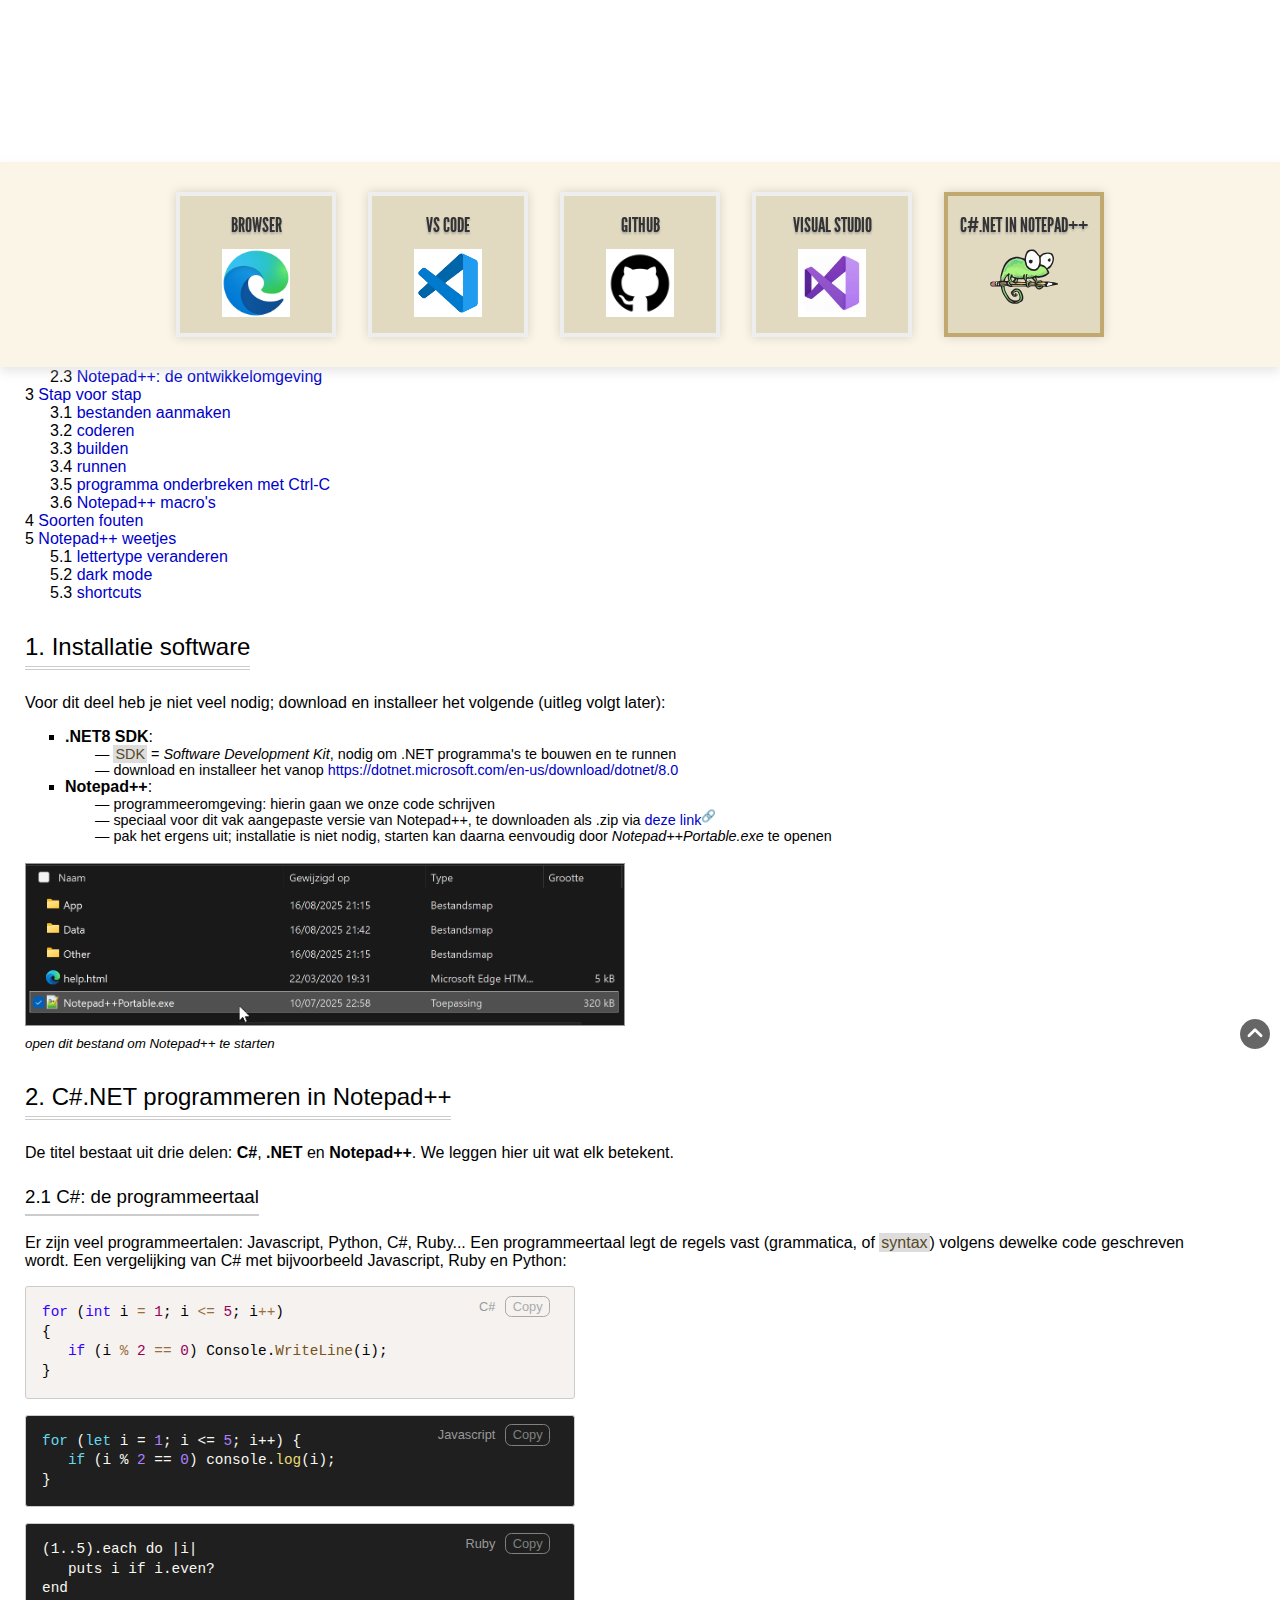
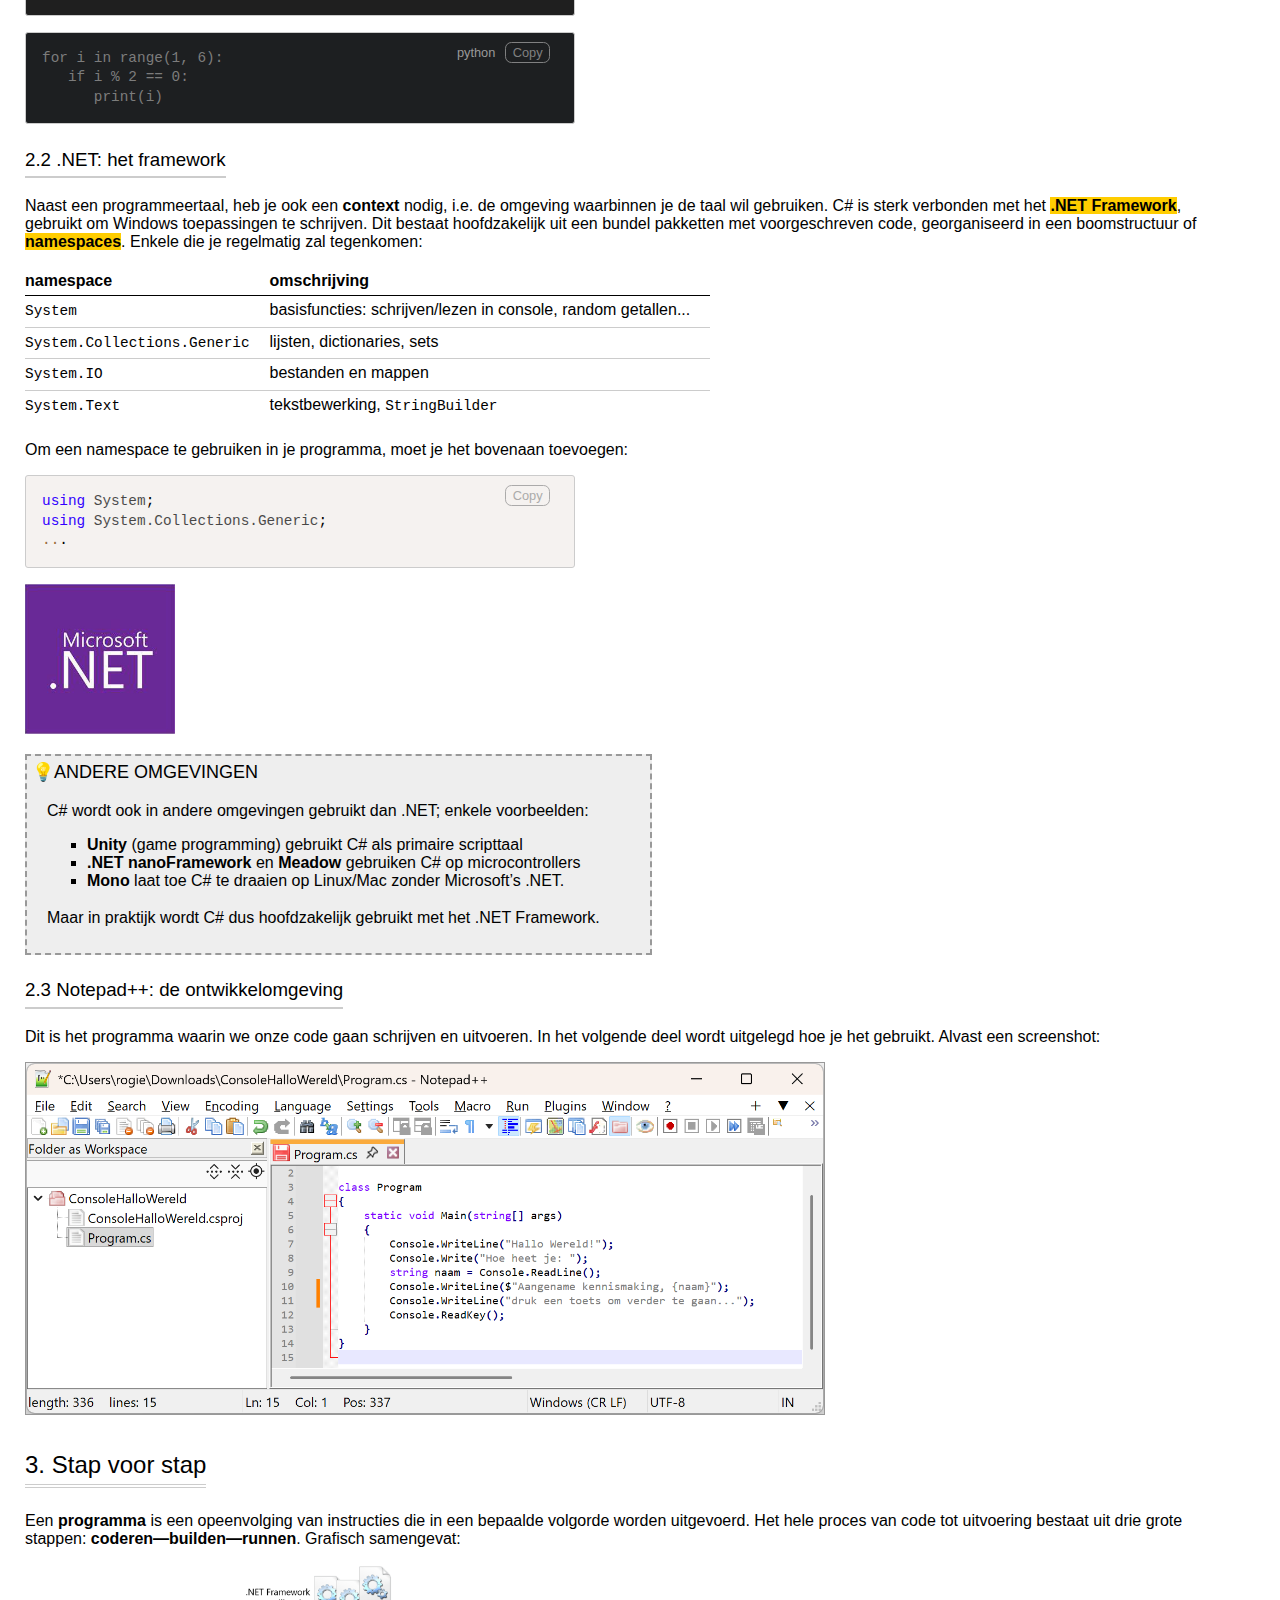
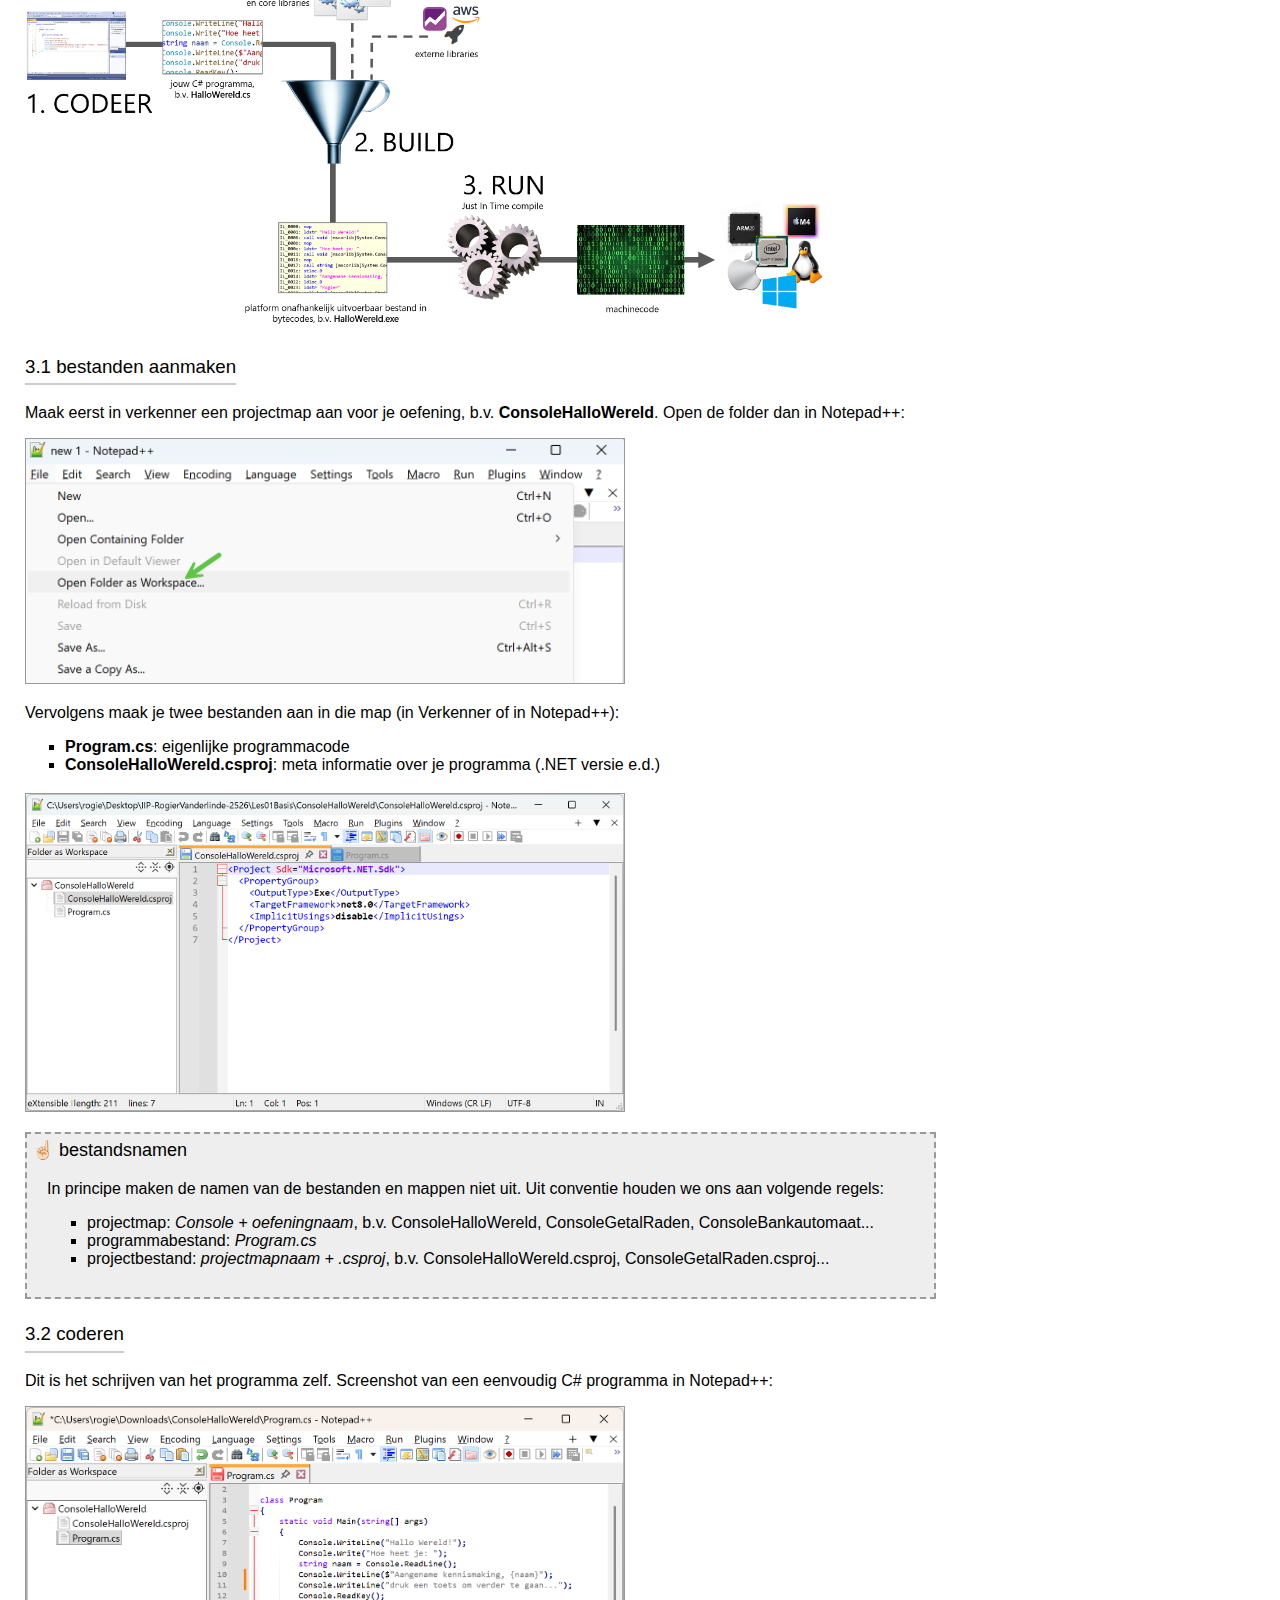
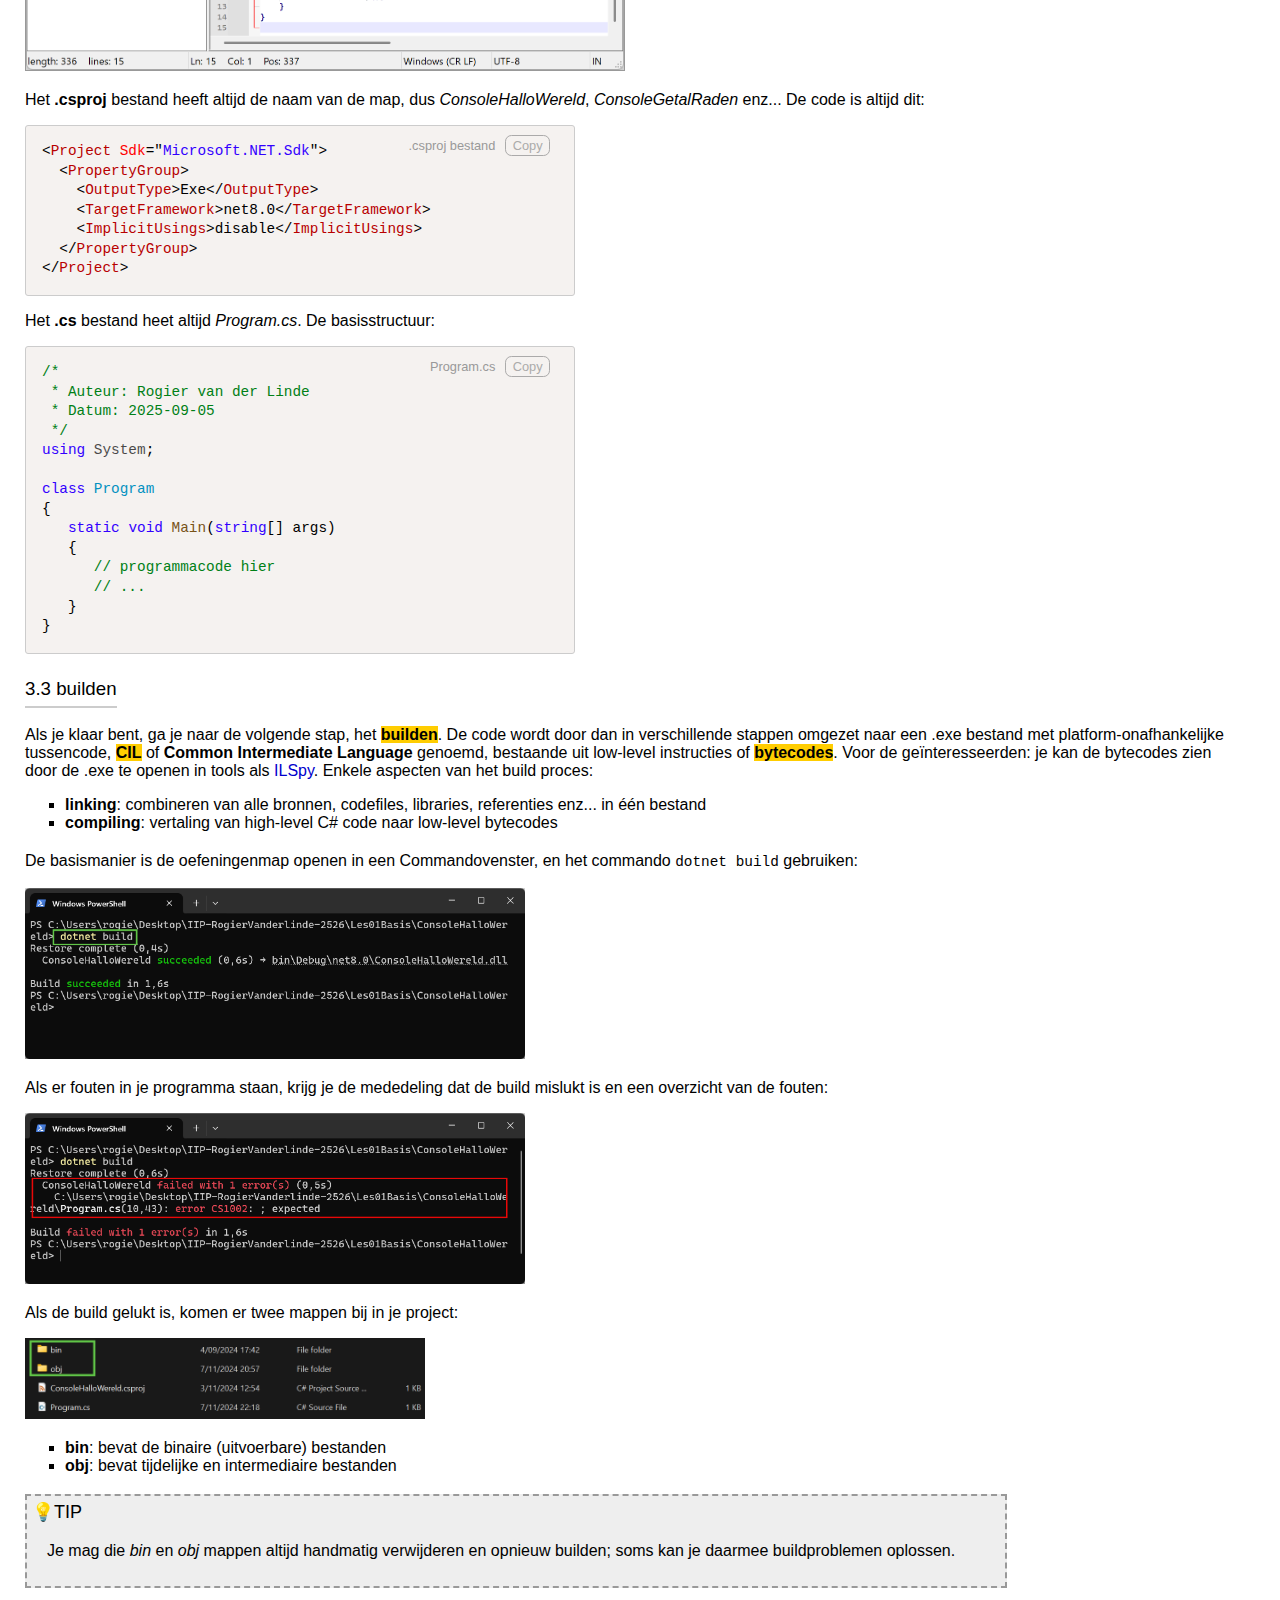
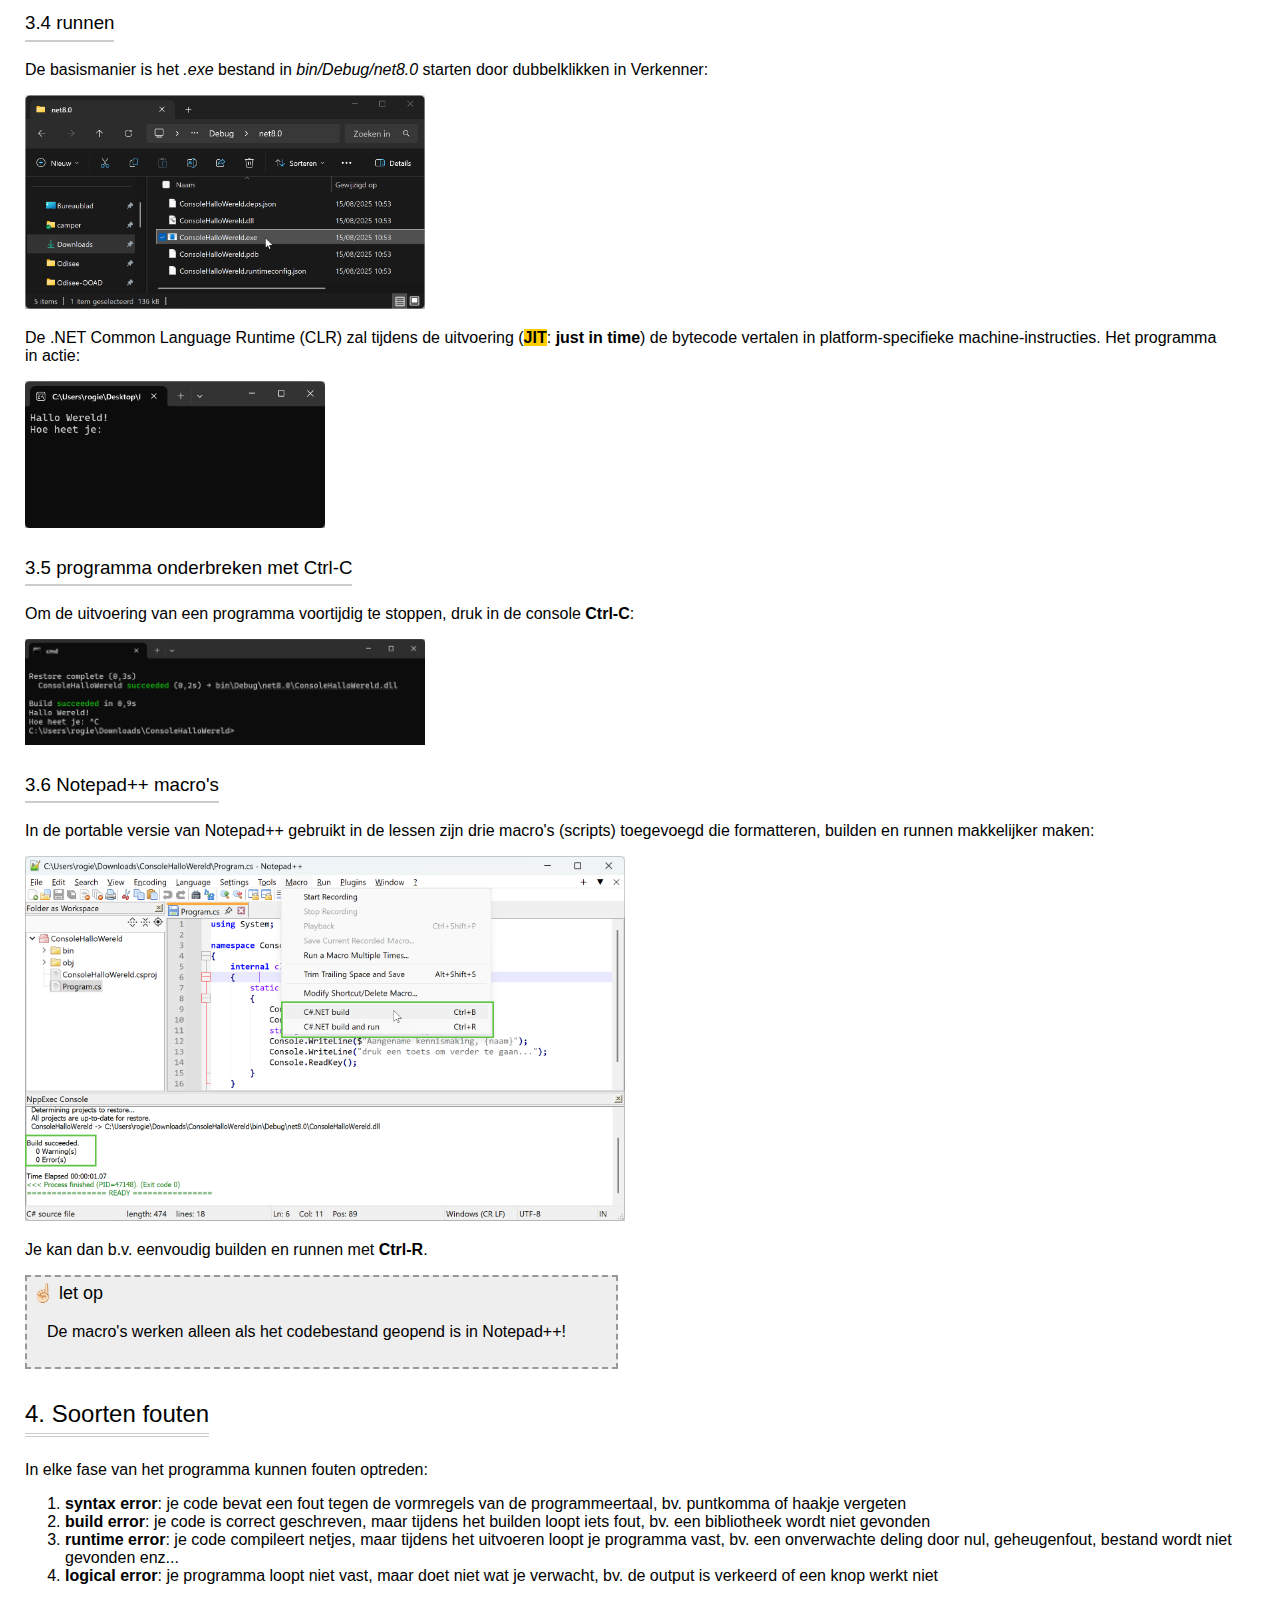
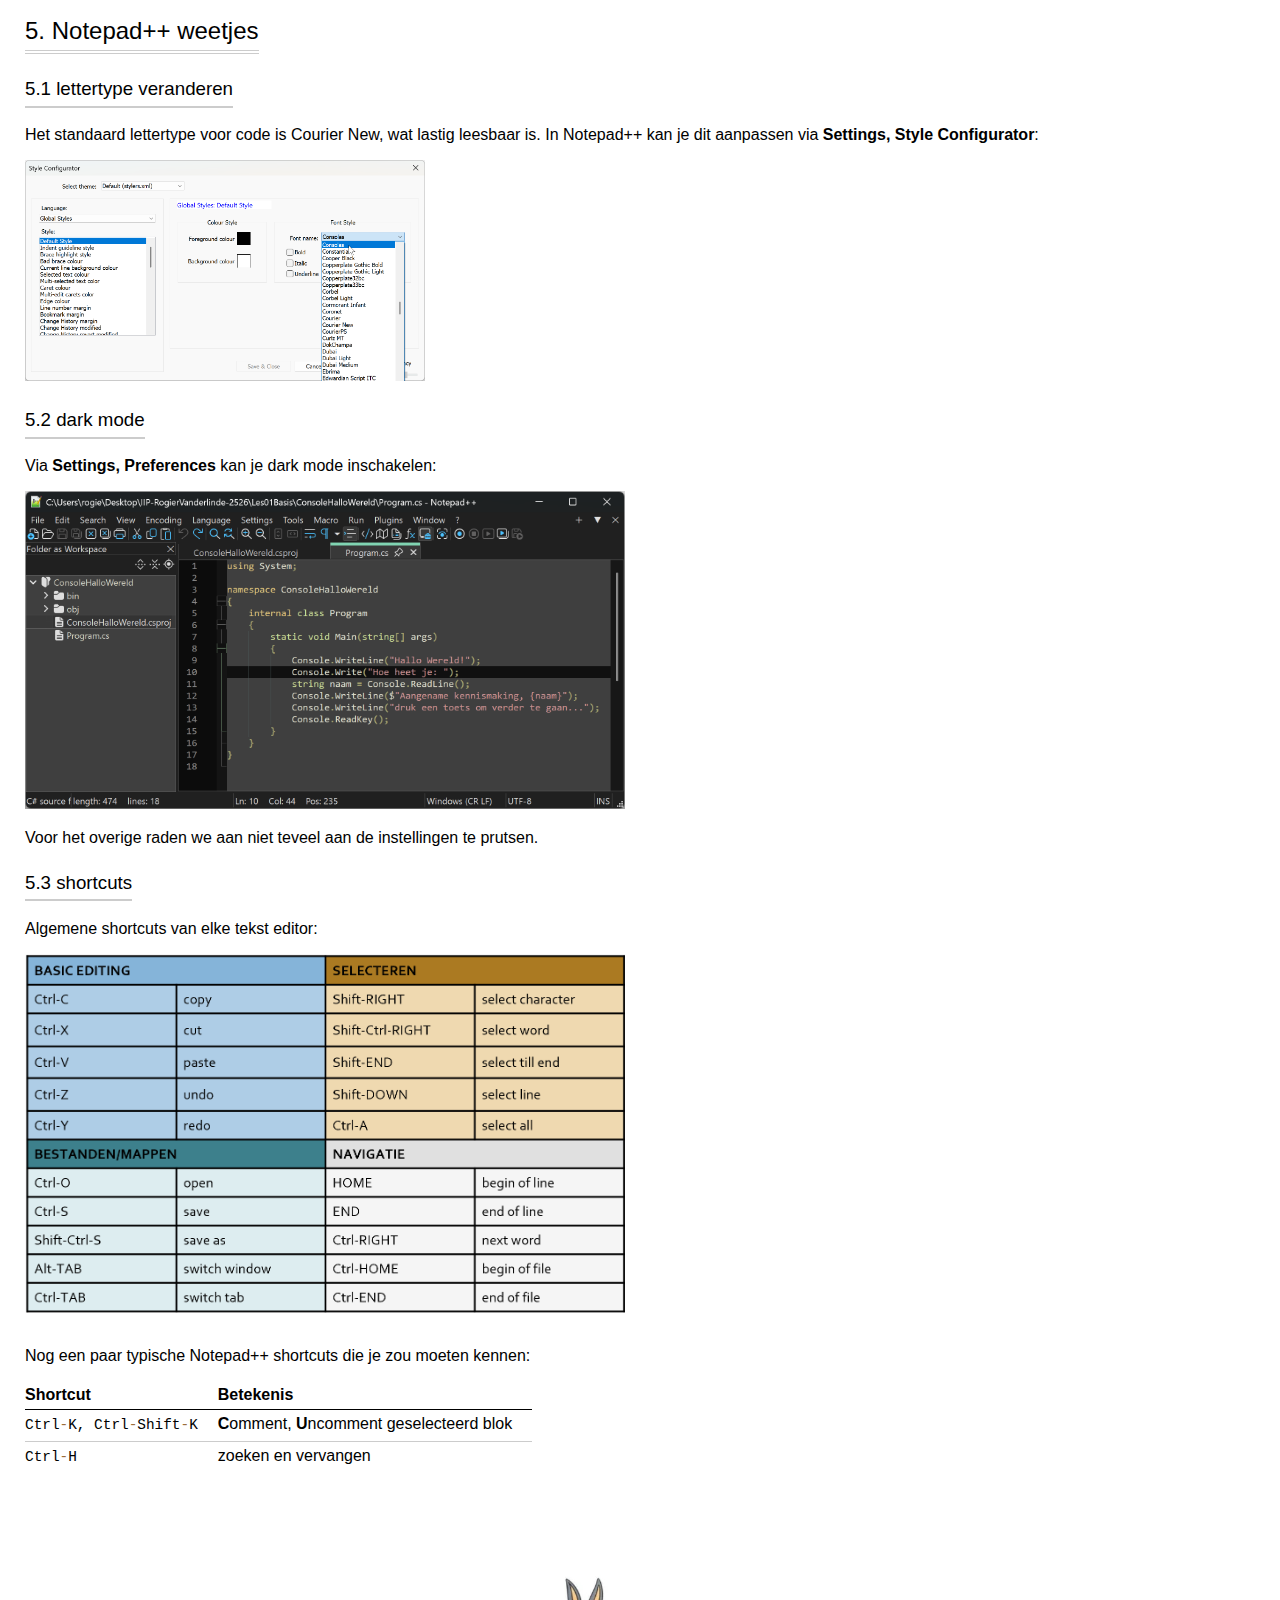
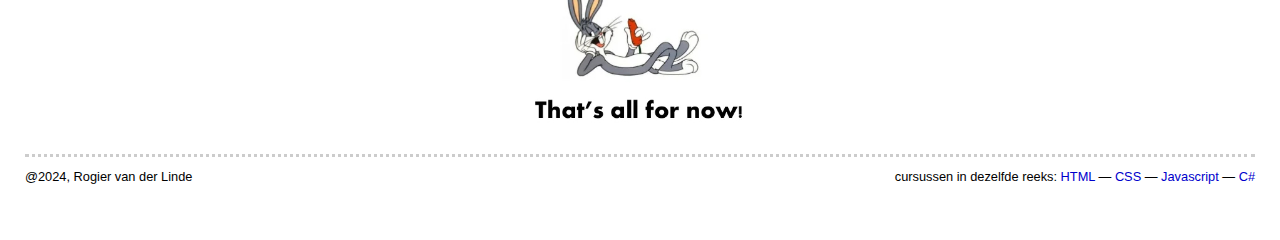
<file: 05_npp.html>
<!DOCTYPE html>
<!-- [html-validate-disable no-trailing-whitespace] -->
<html lang="nl">

<head>
   <title>Notepad++ | Ontwikkelomgeving</title>
   <meta charset="UTF-8">
   <meta name="viewport" content="width=device-width, initial-scale=1.0">
   <link rel="stylesheet" href="common/styles.css">
   <link rel="stylesheet" href="css/styles.css">
   <link rel="icon" href="favicon.ico" type="image/x-icon">
</head>

<body class="prism prism-vslight language-cs showpro" id="top">
   <div id="mode">
      <span>n00b</span>
      <label class="switch">
         <input type="checkbox" checked>
         <span class="slider round"></span>
      </label>
      <span>pro</span>
   </div>
   <nav class="site__nav">
      <a href="01_browser.html" class="main__thumb" title="browser">
         <p class="thumb__title">browser</p>
         <img class="thumb__visual" src="img/01_browser/icon.jpg" alt="">
      </a>
      <a href="02_vscode.html" class="main__thumb" title="VS code">
         <p class="thumb__title">VS Code</p>
         <img class="thumb__visual" src="img/02_vscode/icon.png" alt="">
      </a>
      <a href="03_github.html" class="main__thumb" title="GitHub">
         <p class="thumb__title">GitHub</p>
         <img class="thumb__visual" src="img/03_github/icon.jpg" alt="">
      </a>
      <a href="04_visualstudio.html" class="main__thumb" title="Visual Studio">
         <p class="thumb__title">Visual Studio</p>
         <img class="thumb__visual" src="img/04_visualstudio/icon.jpg" alt="">
      </a>
      <a href="05_npp.html" class="main__thumb active" title="C#.NET in Notepad++">
         <p class="thumb__title">C#.NET in Notepad++</p>
         <img class="thumb__visual" src="img/05_npp/icon.svg" alt="">
      </a>
   </nav>
   <h1>C#.NET in Notepad++</h1>
   <p class="othercourses"><small>Dit hoofdstuk is onderdeel van de cursus <a href="https://rogiervdl.github.io/DEVENV-course/">Ontwikkelomgeving</a>. Andere cursussen in dezelfde reeks: <a href="https://rogiervdl.github.io/HTML-course/">HTML</a>, <a href="https://rogiervdl.github.io/CSS-course/">CSS</a>, <a href="https://rogiervdl.github.io/JS-course/">Javascript</a>, <a href="https://rogiervdl.github.io/CS-course/">C#</a>.</small></p>
   <div id="toc"></div>
   <main>
      <h2>Installatie software</h2>
      <p>Voor dit deel heb je niet veel nodig; download en installeer het volgende (uitleg volgt later):</p>
      <ul>
         <li>
            <strong>.NET8 SDK</strong>: 
            <ul>
               <li><span class="em">SDK</span> = <em>Software Development Kit</em>, nodig om .NET programma's te bouwen en te runnen</li>
               <li>download en installeer het vanop <a href="https://dotnet.microsoft.com/en-us/download/dotnet/8.0">https://dotnet.microsoft.com/en-us/download/dotnet/8.0</a></li>
            </ul>
         </li>
         <li>
            <strong>Notepad++</strong>: 
            <ul>
               <li>programmeeromgeving: hierin gaan we onze code schrijven</li>
               <li>speciaal voor dit vak aangepaste versie van Notepad++, te downloaden als .zip via <a href="files/05_npp/npp portable.zip">deze link</a></li>
               <li>pak het ergens uit; installatie is niet nodig, starten kan daarna eenvoudig door <em>Notepad++Portable.exe</em> te openen</li>
            </ul>
         </li>
      </ul>
      <figure>
         <img src="img/05_npp/npp-exe.png" alt="" class="w-600 bordered">
         <figcaption>open dit bestand om Notepad++ te starten</figcaption>
      </figure>

      <h2>C#.NET programmeren in Notepad++</h2>
      <p>De titel bestaat uit drie delen: <strong>C#</strong>, <strong>.NET</strong> en <strong>Notepad++</strong>. We leggen hier uit wat elk betekent.</p>
      <h3>C#: de programmeertaal</h3>
      <p>
         Er zijn veel programmeertalen: Javascript, Python, C#, Ruby... Een programmeertaal legt de regels vast (grammatica, of <span class="em">syntax</span>) volgens dewelke code geschreven wordt.
         Een vergelijking van C# met bijvoorbeeld Javascript, Ruby en Python:
      </p>
      <pre class="language-cs" data-caption="C#"><code>for (int i = 1; i &lt;= 5; i++) 
{          
   if (i % 2 == 0) Console.WriteLine(i);
}</code></pre>
      <pre class="prism-okaida language-javascript" data-caption="Javascript"><code>for (let i = 1; i &lt;= 5; i++) {          
   if (i % 2 == 0) console.log(i);
}  
</code></pre>
      <pre class="prism-okaida language-ruby" data-caption="Ruby"><code>(1..5).each do |i|
   puts i if i.even?
end
</code></pre>
      <pre class="prism-atom-dark language-python" data-caption="python"><code>for i in range(1, 6):
   if i % 2 == 0:
      print(i)
</code></pre>

      <h3>.NET: het framework</h3>
      <p>
         Naast een programmeertaal, heb je ook een <strong>context</strong> nodig, i.e. de omgeving waarbinnen je de taal wil gebruiken.
         C# is sterk verbonden met het <mark>.NET Framework</mark>, gebruikt om Windows toepassingen te schrijven.
         Dit bestaat hoofdzakelijk uit een bundel pakketten met voorgeschreven code, georganiseerd in een boomstructuur of <mark>namespaces</mark>.
         Enkele die je regelmatig zal tegenkomen:
      </p>
      <table class="light">
         <thead>
            <tr>
               <th scope="col">namespace</th>
               <th scope="col">omschrijving</th>
            </tr>
         </thead>
         <tbody>
            <tr>
               <td><code>System</code></td>
               <td>basisfuncties: schrijven/lezen in console, random getallen...</td>
            </tr>
            <tr>
               <td><code>System.Collections.Generic</code></td>
               <td>lijsten, dictionaries, sets</td>
            </tr>
            <tr>
               <td><code>System.IO</code></td>
               <td>bestanden en mappen</td>
            </tr>
            <tr>
               <td><code>System.Text</code></td>
               <td>tekstbewerking, <code>StringBuilder</code></td>
            </tr>
         </tbody>
      </table>
      <p>Om een namespace te gebruiken in je programma, moet je het bovenaan toevoegen:</p>
      <pre><code>using System;
using System.Collections.Generic;
... 	 		
</code></pre>
      <p><img src="img/04_visualstudio/logo dotnet.jpg" alt="" class="w-150"></p>

      <div class="tips" data-caption="💡ANDERE OMGEVINGEN">
         <p>
            C# wordt ook in andere omgevingen gebruikt dan .NET; enkele voorbeelden:
         </p>
         <ul>
            <li><strong>Unity</strong> (game programming) gebruikt C# als primaire scripttaal</li>
            <li><strong>.NET nanoFramework</strong> en <strong>Meadow</strong> gebruiken C# op microcontrollers</li>
            <li><strong>Mono</strong> laat toe C# te draaien op Linux/Mac zonder Microsoft’s .NET.</li>
         </ul>
         <p>Maar in praktijk wordt C# dus hoofdzakelijk gebruikt met het .NET Framework.</p>
      </div>

      <h3>Notepad++: de ontwikkelomgeving</h3>
      <p>Dit is het programma waarin we onze code gaan schrijven en uitvoeren. In het volgende deel wordt uitgelegd hoe je het gebruikt. Alvast een screenshot:</p>
      <img src="img/05_npp/stap2a.png" alt="" class="w-800 bordered">

      <h2>Stap voor stap</h2>
      <p>
         Een <strong>programma</strong> is een opeenvolging van instructies die in een bepaalde volgorde worden uitgevoerd. Het hele proces van code tot uitvoering bestaat uit drie grote stappen: <strong>coderen&mdash;builden&mdash;runnen</strong>. Grafisch samengevat:
      </p>
      <p><img src="img/05_npp/build-proces.png" alt="" class="w-800"></p>

      <h3>bestanden aanmaken</h3>
      <p>Maak eerst in verkenner een projectmap aan voor je oefening, b.v. <strong>ConsoleHalloWereld</strong>. Open de folder dan in Notepad++:</p>
      <img src="img/05_npp/stap1a.png" alt="" class="w-600 bordered">
      <p>Vervolgens maak je twee bestanden aan in die map (in Verkenner of in Notepad++):</p>
      <ul>
         <li><strong>Program.cs</strong>: eigenlijke programmacode</li>
         <li><strong>ConsoleHalloWereld.csproj</strong>: meta informatie over je programma (.NET versie e.d.)</li>
      </ul>
      <p><img src="img/05_npp/stap1b.png" alt="" class="w-600 bordered"></p>
      <div class="tips" data-caption="☝🏻 bestandsnamen">
         <p>
            In principe maken de namen van de bestanden en mappen niet uit. Uit conventie houden we ons aan volgende regels: 
         </p>
         <ul>
            <li>projectmap: <em>Console + oefeningnaam</em>, b.v. ConsoleHalloWereld, ConsoleGetalRaden, ConsoleBankautomaat...</li>
            <li>programmabestand: <em>Program.cs</em></li>
            <li>projectbestand: <em>projectmapnaam + .csproj</em>, b.v. ConsoleHalloWereld.csproj, ConsoleGetalRaden.csproj...</li>
         </ul>
      </div>

      <h3>coderen</h3>
      <p>Dit is het schrijven van het programma zelf. Screenshot van een eenvoudig C# programma in Notepad++:</p>
      <img src="img/05_npp/stap2a.png" alt="" class="w-600 bordered">
      <p>Het <strong>.csproj</strong> bestand heeft altijd de naam van de map, dus <em>ConsoleHalloWereld</em>, <em>ConsoleGetalRaden</em> enz... De code is altijd dit:</p>
      <pre class="language-html language-xaml" data-caption=".csproj bestand"><code>&lt;Project Sdk="Microsoft.NET.Sdk"&gt;
  &lt;PropertyGroup&gt;
    &lt;OutputType&gt;Exe&lt;/OutputType&gt;
    &lt;TargetFramework&gt;net8.0&lt;/TargetFramework&gt;
    &lt;ImplicitUsings&gt;disable&lt;/ImplicitUsings&gt;
  &lt;/PropertyGroup&gt;
&lt;/Project&gt;</code></pre>
      <p>Het <strong>.cs</strong> bestand heet altijd <em>Program.cs</em>. De basisstructuur:</p>
<pre class="language-cs" data-caption="Program.cs"><code>/*
 * Auteur: Rogier van der Linde
 * Datum: 2025-09-05
 */
using System;

class Program
{
   static void Main(string[] args)
   {
      // programmacode hier
      // ...
   }
}</code></pre>

      <h3>builden</h3>
      <p>
         Als je klaar bent, ga je naar de volgende stap, het <mark>builden</mark>.
         De code wordt door dan in verschillende stappen omgezet naar een .exe bestand met platform-onafhankelijke tussencode, <mark>CIL</mark> of <strong>Common Intermediate Language</strong> genoemd, bestaande uit low-level instructies of <mark>bytecodes</mark>. Voor de geïnteresseerden: je kan de bytecodes zien door de .exe te openen in tools als <a href="https://apps.microsoft.com/detail/xp8c26vdwlp4t4?hl=en-us&gl=BE">ILSpy</a>. Enkele aspecten van het build proces:
      </p>
      <ul>
         <li><strong>linking</strong>: combineren van alle bronnen, codefiles, libraries, referenties enz... in één bestand</li>
         <li><strong>compiling</strong>: vertaling van high-level C# code naar low-level bytecodes </li>
      </ul>
      <p>De basismanier is de oefeningenmap openen in een Commandovenster, en het commando <code>dotnet build</code> gebruiken:</p>
      <img src="img/05_npp/stap3b.png" alt="" class="w-500">
      <p>
         Als er fouten in je programma staan, krijg je de mededeling dat de build mislukt is en een overzicht van de fouten:
      </p>
      <img src="img/05_npp/stap3c.png" alt="" class="w-500">
      <p>Als de build gelukt is, komen er twee mappen bij in je project:</p>
      <img src="img/05_npp/stap3d.png" alt="" class="w-400">
      <ul>
         <li><strong>bin</strong>: bevat de binaire (uitvoerbare) bestanden</li>
         <li><strong>obj</strong>: bevat tijdelijke en intermediaire bestanden</li>
      </ul>
      <div class="tips" data-caption="💡TIP">
         <p>
            Je mag die <em>bin</em> en <em>obj</em> mappen altijd handmatig verwijderen en opnieuw builden; soms kan je daarmee buildproblemen oplossen.
         </p>
      </div>
      <h3>runnen</h3>
      <p>De basismanier is het <em>.exe</em> bestand in <em>bin/Debug/net8.0</em> starten door dubbelklikken in Verkenner:</p>
      <img src="img/05_npp/stap4a.png" alt="" class="w-400">
      <p>De .NET Common Language Runtime (CLR) zal tijdens de uitvoering (<mark>JIT</mark>: <strong>just in time</strong>) de bytecode vertalen in platform-specifieke machine-instructies. Het programma in actie:</p>
      <img src="img/05_npp/stap4b.png" alt="" class="w-300">

      <h3>programma onderbreken met Ctrl-C</h3>
      <p>Om de uitvoering van een programma voortijdig te stoppen, druk in de console <strong>Ctrl-C</strong>:</p>
      <img src="img/05_npp/kill.png" alt="" class="w-400">

      <h3>Notepad++ macro's</h3>
      <p>In de portable versie van Notepad++ gebruikt in de lessen zijn drie macro's (scripts) toegevoegd die formatteren, builden en runnen makkelijker maken:</p>
      <img src="img/05_npp/macro-build.png" alt="" class="w-600">
      <p>Je kan dan b.v. eenvoudig builden en runnen met <strong>Ctrl-R</strong>.</p>
      <div class="tips" data-caption="☝🏻 let op">
         <p>
            De macro's werken alleen als het codebestand geopend is in Notepad++! 
         </p>
      </div>

      <h2>Soorten fouten</h2>
      <p>In elke fase van het programma kunnen fouten optreden:</p>
      <ol>
         <li><strong>syntax error</strong>: je code bevat een fout tegen de vormregels van de programmeertaal, bv. puntkomma of haakje vergeten</li>
         <li><strong>build error</strong>: je code is correct geschreven, maar tijdens het builden loopt iets fout, bv. een bibliotheek wordt niet gevonden</li>
         <li><strong>runtime error</strong>: je code compileert netjes, maar tijdens het uitvoeren loopt je programma vast, bv. een onverwachte deling door nul, geheugenfout, bestand wordt niet gevonden enz...</li>
         <li><strong>logical error</strong>: je programma loopt niet vast, maar doet niet wat je verwacht, bv. de output is verkeerd of een knop werkt niet</li>
      </ol>

      <h2>Notepad++ weetjes</h2>
      <h3>lettertype veranderen</h3>
      <p>Het standaard lettertype voor code is Courier New, wat lastig leesbaar is. In Notepad++ kan je dit aanpassen via <strong>Settings, Style Configurator</strong>:</p>
      <img src="img/05_npp/style-configurator.png" alt="" class="w-400">
      <h3>dark mode</h3>
      <p>Via <strong>Settings, Preferences</strong> kan je dark mode inschakelen:</p>
      <img src="img/05_npp/dark.png" alt="" class="w-600">
      <p>Voor het overige raden we aan niet teveel aan de instellingen te prutsen.</p>
      <h3>shortcuts</h3>
      <p>Algemene shortcuts van elke tekst editor:</p>
      <figure>
         <img src="img/04_visualstudio/shortcuts general.png" alt="" class="w-600">
      </figure>
      <p>Nog een paar typische Notepad++ shortcuts die je zou moeten kennen:</p>
      <table class="light">
         <thead>
            <tr>
               <th scope="col">Shortcut</th>
               <th scope="col">Betekenis</th>
            </tr>
         </thead>
         <tbody>
            <tr>
               <td><code>Ctrl-K, Ctrl-Shift-K</code></td>
               <td><strong>C</strong>omment, <strong>U</strong>ncomment geselecteerd blok</td>
            </tr>
            <tr>
               <td><code>Ctrl-H</code></td>
               <td>zoeken en vervangen</td>
            </tr>
         </tbody>
      </table>

   </main>
   <footer>
      <img src="common/img/thats-all.jpg" alt="">
      <div class="footer__bottom">
         <p>@2024, Rogier van der Linde</p>
         <p>cursussen in dezelfde reeks: <a href="https://rogiervdl.github.io/HTML-course/">HTML</a> &mdash; <a href="https://rogiervdl.github.io/CSS-course/">CSS</a> &mdash; <a href="https://rogiervdl.github.io/JS-course/">Javascript</a> &mdash; <a href="https://rogiervdl.github.io/CS-course/">C#</a></p>
      </div>
   </footer>
   <a aria-label="up" id="up" href="#top"><span class="fas fa-chevron-circle-up"></span></a>
   <!-- scripts -->
   <script src="common/vendor/prism/prism.js"></script>
   <script src="common/vendor/hystmodal/hystmodal.min.js"></script>
   <script src="common/js/mode.js"></script>
   <script src="common/js/scripts.js"></script>
   <!-- Google tag (gtag.js) -->
   <script async src="https://www.googletagmanager.com/gtag/js?id=G-Q7JWZ9HHW0"></script>
   <script>
      window.dataLayer = window.dataLayer || [];
      function gtag() { dataLayer.push(arguments); }
      gtag('js', new Date());

      gtag('config', 'G-Q7JWZ9HHW0');
   </script>
</body>

</html>
</file>
<file: common/fonts/droidsans/webfont.css>
@font-face {
  font-family: 'Droid Sans Mono';
  src: url('DroidSansMono.ttf') format('truetype');
  font-weight: normal;
  font-style: normal;
}
</file>
<file: common/fonts/lato/webfont.css>
@font-face {
    font-family: 'Lato';
    src: url('LatoLatin-Regular.eot'); /* IE9 Compat Modes */
    src: url('LatoLatin-Regular.eot?#iefix') format('embedded-opentype'), /* IE6-IE8 */
         url('LatoLatin-Regular.woff2') format('woff2'), /* Modern Browsers */
         url('LatoLatin-Regular.woff') format('woff'), /* Modern Browsers */
         url('LatoLatin-Regular.ttf') format('truetype');
    font-style: normal;
    font-weight: normal;
    text-rendering: optimizeLegibility;
}

@font-face {
    font-family: 'Lato';
    src: url('LatoLatin-Bold.eot'); /* IE9 Compat Modes */
    src: url('LatoLatin-Bold.eot?#iefix') format('embedded-opentype'), /* IE6-IE8 */
         url('LatoLatin-Bold.woff2') format('woff2'), /* Modern Browsers */
         url('LatoLatin-Bold.woff') format('woff'), /* Modern Browsers */
         url('LatoLatin-Bold.ttf') format('truetype');
    font-style: normal;
    font-weight: bold;
    text-rendering: optimizeLegibility;
}

@font-face {
    font-family: 'Lato';
    src: url('LatoLatin-Italic.eot'); /* IE9 Compat Modes */
    src: url('LatoLatin-Italic.eot?#iefix') format('embedded-opentype'), /* IE6-IE8 */
         url('LatoLatin-Italic.woff2') format('woff2'), /* Modern Browsers */
         url('LatoLatin-Italic.woff') format('woff'), /* Modern Browsers */
         url('LatoLatin-Italic.ttf') format('truetype');
    font-style: italic;
    font-weight: normal;
    text-rendering: optimizeLegibility;
}

@font-face {
    font-family: 'Lato';
    src: url('LatoLatin-BoldItalic.eot'); /* IE9 Compat Modes */
    src: url('LatoLatin-BoldItalic.eot?#iefix') format('embedded-opentype'), /* IE6-IE8 */
         url('LatoLatin-BoldItalic.woff2') format('woff2'), /* Modern Browsers */
         url('LatoLatin-BoldItalic.woff') format('woff'), /* Modern Browsers */
         url('LatoLatin-BoldItalic.ttf') format('truetype');
    font-style: italic;
    font-weight: bold;
    text-rendering: optimizeLegibility;
}
</file>
<file: common/fonts/leaguegothic/webfont.css>
@font-face {
   font-family: 'League Gothic';
   src: url('league_gothic-webfont.ttf') format('truetype');
   font-weight: normal;
   font-style: normal;
}
</file>
<file: common/css/switch.css>
/**
 * CSS for custom switch
 *
 * Copyright Rogier van der Linde
 */

/* SWITCH */

/* The switch - the box around the slider */
#mode {
   font-size: 1.2rem;
   position: fixed;
   right: 7rem;
   bottom: 1.8rem;
   z-index: 10;
}
 
.switch {
   display: inline-block;
   height: 2rem;
   position: relative;
   width: 6rem;
}
 
/* Hide default HTML checkbox */
.switch input {
   height: 0;
   opacity: 0;   
   width: 0;
}
 
/* The slider */
.switch .slider {
   background-color: #ccc;
   bottom: 0;
   cursor: pointer;
   left: 0;
   position: absolute;
   right: 0;
   top: 0;
   transition: .4s;
}
 
.switch .slider:before {
   background-color: white;
   bottom: 0.4rem;
   content: "";
   height: 1.3rem;
   left: 0.4rem;
   position: absolute;
   transition: .4s;
   width: 1.4rem;
}
 
.switch input:checked + .slider {
   background-color: #bcac86;
}
 
.switch input:focus + .slider {
   box-shadow: 0 0 1px #bcac86;
}
 
.switch input:checked + .slider:before {
   transform: translateX(3.9rem);
}
 
/* Rounded sliders */
.switch .slider.round {
   border-radius: 3.4rem;
}
 
.switch .slider.round:before {
   border-radius: 50%;
}
</file>
<file: common/css/index.css>
/**
 * CSS for index.html
 *
 * Copyright Rogier van der Linde
 * Last revision
 */

/* general */

* {
   box-sizing: border-box;
   margin: 0;
   padding: 0;
}

html {
   background-color: #faf5e6;
   font-size: 62.5%;
}

body {
   background: transparent;
   color: #666;
   font-family: Lato, Arial, sans-serif;
   font-size: 1.6rem;
   margin: 0 auto;
   max-width: 160rem;
   padding: 2rem;
   text-align: center;
}

h1, h2, h3 {
   color: #333;
   font-family: 'League Gothic', sans-serif;
   text-shadow: 0 0.5rem 0.2rem rgba(150, 150, 150, 0.71);
   text-transform: uppercase;
}

p {
   margin-bottom: 1em;
}

a {
   color: #8b743d;
   text-decoration: none;
}

a:hover {
   color: #c0a86e;
}

body:not(.showpro) .pro {
   display: none !important;
}

/* header */

.site__header {
   padding-top: 70px;
   position: relative;
}

.header__title {
   font-size: 5rem;
   letter-spacing: 0.02em;
   margin-bottom: 2rem;
}

.header__tagline {
   color: #000;
   font-family: 'League Gothic', sans-serif;
   font-size: 4rem;
   letter-spacing: 0.02em;
   margin-bottom: 2rem;
   text-shadow: 0 0 0.rem rgba(0,0,0,0.2);
   text-transform: uppercase;
}

.header__logo {
   display: block;
   width: 10rem;
   text-decoration: none;
   position: absolute;
   top: 1rem;
   right: 1rem;
   z-index: 10;
   opacity: 0.75;
}

.header__logo:hover {
   opacity: 1;
}

.header__logo img {
   width: 100%;
}

/* nav */

.site__nav {
   justify-content: center;
   padding: 1.875em 0;
}

.main__thumb {
   align-items: center;
   background-color: #e1d9c0;
   border: 0.25em solid #eee;
   box-shadow: 0 0 1rem rgba(0, 0, 0, 0.15);
   display: flex;
   flex-direction: column;
   justify-content: flex-start;
   margin-bottom: 20px;
   padding: 1em 0.5em;
   text-decoration: none;
   transition: all .2s linear;
}

.main__thumb:hover {
   border-color: #c0a86e;
}

.thumb__title {
   font-size: 1.4em;
   font-weight: normal;
   margin-bottom: 1em;
   white-space: nowrap;
}

.thumb__small {
   font-size: 0.8em;
   margin-bottom: 1em;
}

.thumb__visual {
   display: block;
   margin-bottom: 1em;
   width: 50%;
}

/* footer */

.site__footer {
   padding: 3rem 0 5rem 0;
}

.site__footer a {
   color: #333;
   text-decoration: underline;
}

.site__footer a:hover {
   color: #666;
   text-decoration: none;
}

/* aside */

aside {
   background: rgba(46,49,51,0.9);
   box-shadow: -1rem 0 2.5rem #1c1e20;
   padding: 1.5rem 2rem;
   text-align: left;
}

aside p {
   color: #eee;
   font-size: 1.5rem;
   line-height: 1.4;
   margin-bottom: 2.4rem;
   opacity: 0.8;
}

aside img {
   width: 15rem;
}

aside a {
   color: #e1d9c0;
   text-decoration: none;
}

aside a:hover {
   color: #faf5e6;
}

/* responsive stuff */

@media (min-width: 35em) {
   .header__title {
      font-size: 10rem;
   }
   .header__tagline {
      font-size: 6rem;
   }
   .site__nav {
      column-gap: 4%;
      display: flex;
      flex-wrap: wrap;
      row-gap: 1em;
   }
   .main__thumb {
      width: 48%;
   }
}

@media (min-width: 50em) {
   .site__nav {
      column-gap: 3.5%;
      row-gap: 1.2em;
   }
   .main__thumb {
      width: 31%;
   }
}

@media (min-width: 60em) {
   .thumb__title {
      font-size: 1.3em;
   }
   .site__nav {
      column-gap: calc(8% / 3);
      row-gap: 1.5em;
   }
   .main__thumb {
      width: 23%;
   }
   aside {
      bottom: 2.5rem;
      overflow: hidden;
      transition: all .2s ease;
      position: fixed;
      right: -35rem;
      width: 40rem;
      z-index: 99999;
   }

   aside:hover {
      right: 0;
   }

}

@media (min-width: 75em) {
   .site__nav {
      column-gap: 2.5%;
      row-gap: 1.875em;
   }
   .main__thumb {
      width: 18%;
   }
}
</file>
<file: css/styles.css>
pre[class*="language-"] {
   background: #f5f2f0;
}

.classcolor {
   color: #3D808C !important;
}

#mode {
   display: none !important;
}
</file>
<file: common/styles.css>
/* fonts */
@import url(fonts/droidsans/webfont.css);
@import url(fonts/lato/webfont.css);
@import url(fonts/leaguegothic/webfont.css);
@import url(fonts/fontawesome-free/css/all.css);

/* vendor */
@import url(vendor/prism/prism-atom-dark.css);
@import url(vendor/prism/prism-coy.css);
@import url(vendor/prism/prism-okaida.css);
@import url(vendor/prism/prism-tomorrow.css);
@import url(vendor/prism/prism-vslight.css);
@import url(vendor/prism/prism-default.css);
@import url(vendor/prism/prism-toolbar.css);
@import url(vendor/prism/prism-line-highlight.css);
@import url(vendor/prism/prims-line-numbers.css);
@import url(vendor/prism/prism-treeview.css);
@import url(vendor/hystmodal/hystmodal.min.css);

/* local */
@import url(css/common.css);
@import url(css/mods.css);
@import url(css/print.css) print;
@import url(css/switch.css);
</file>
